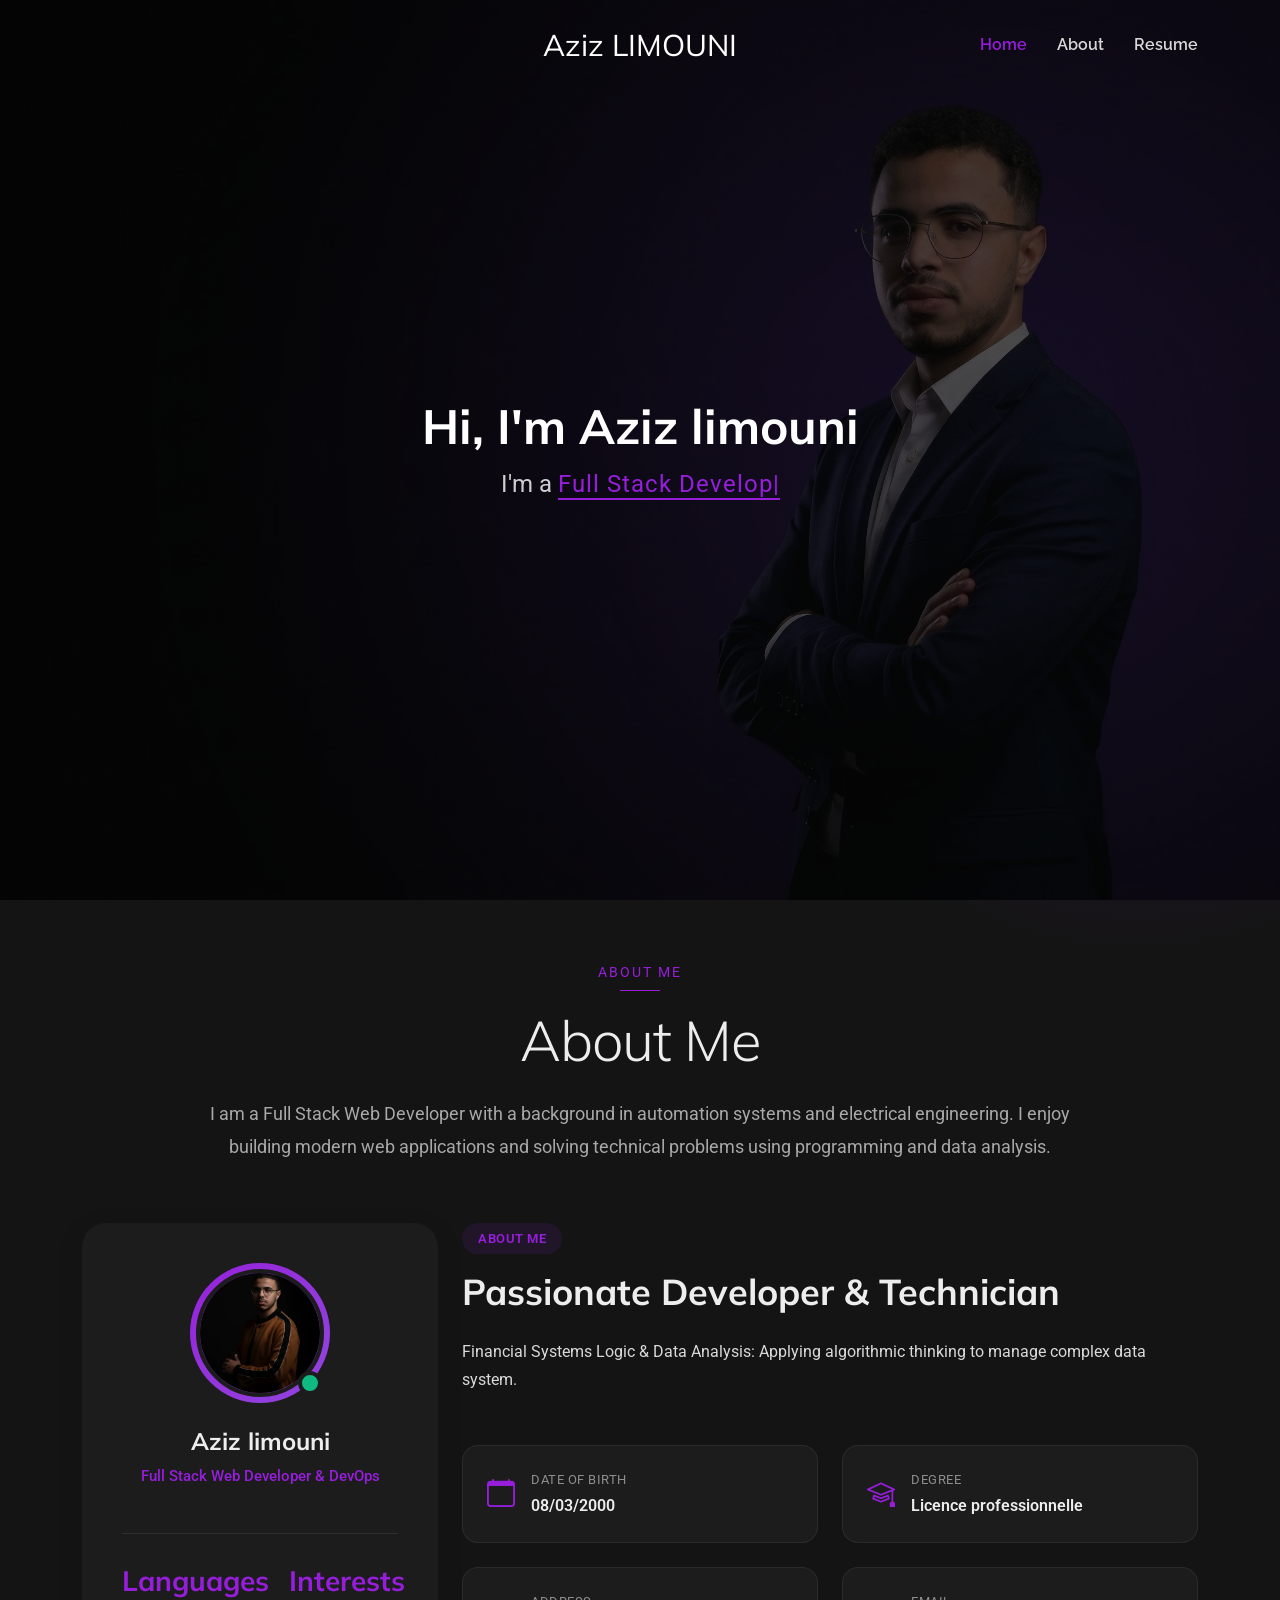
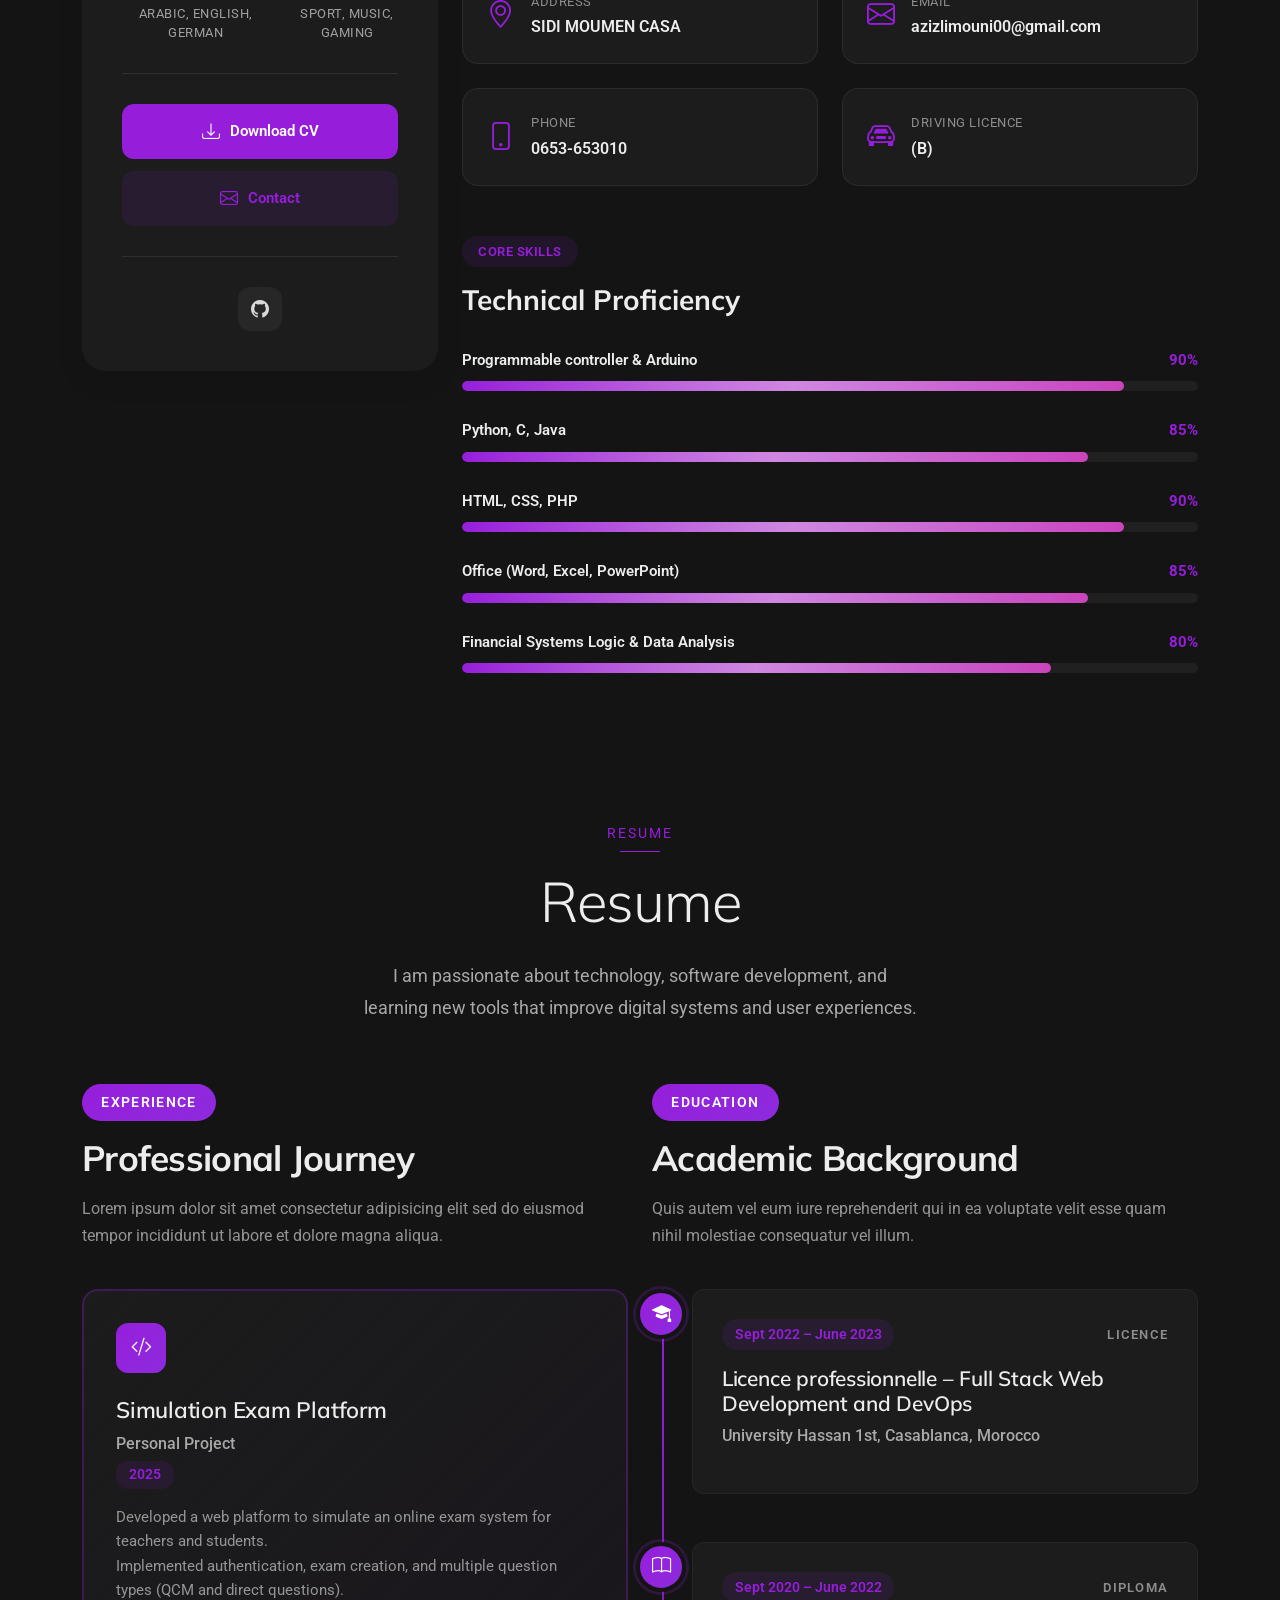
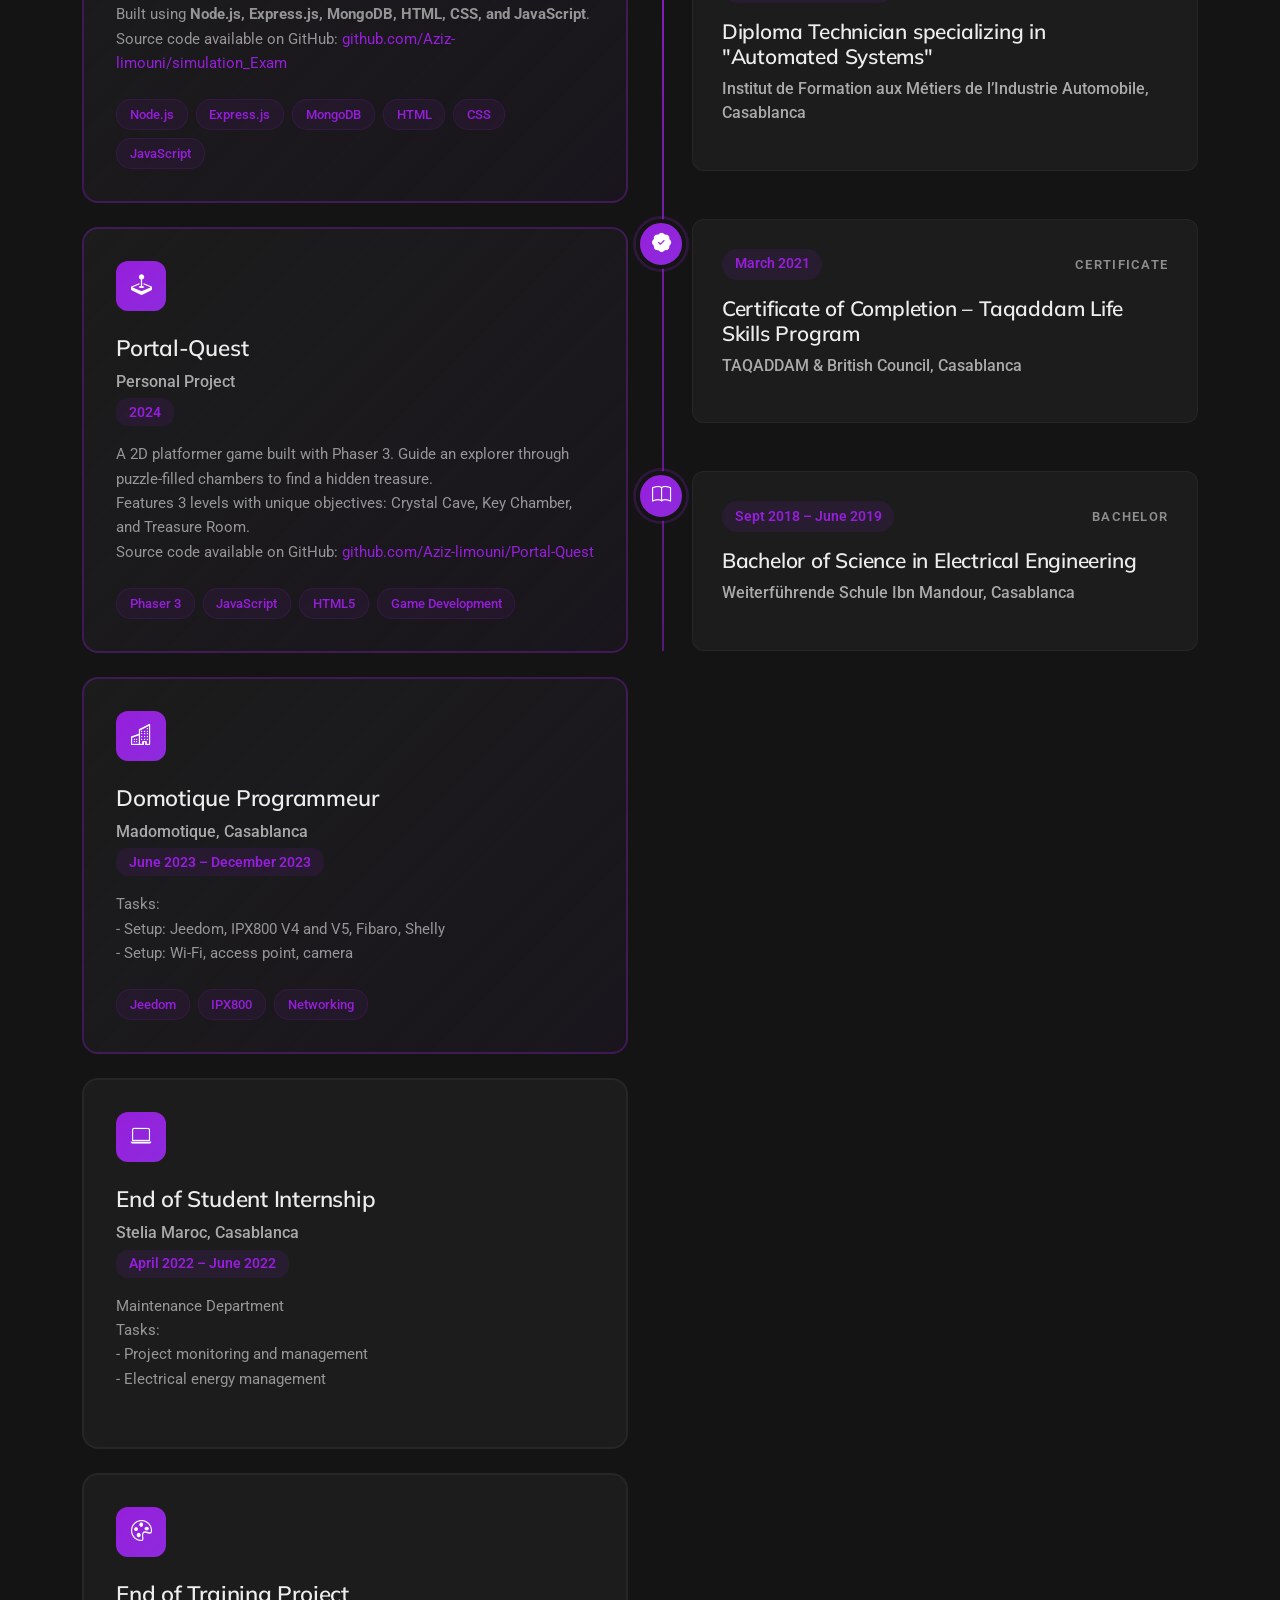
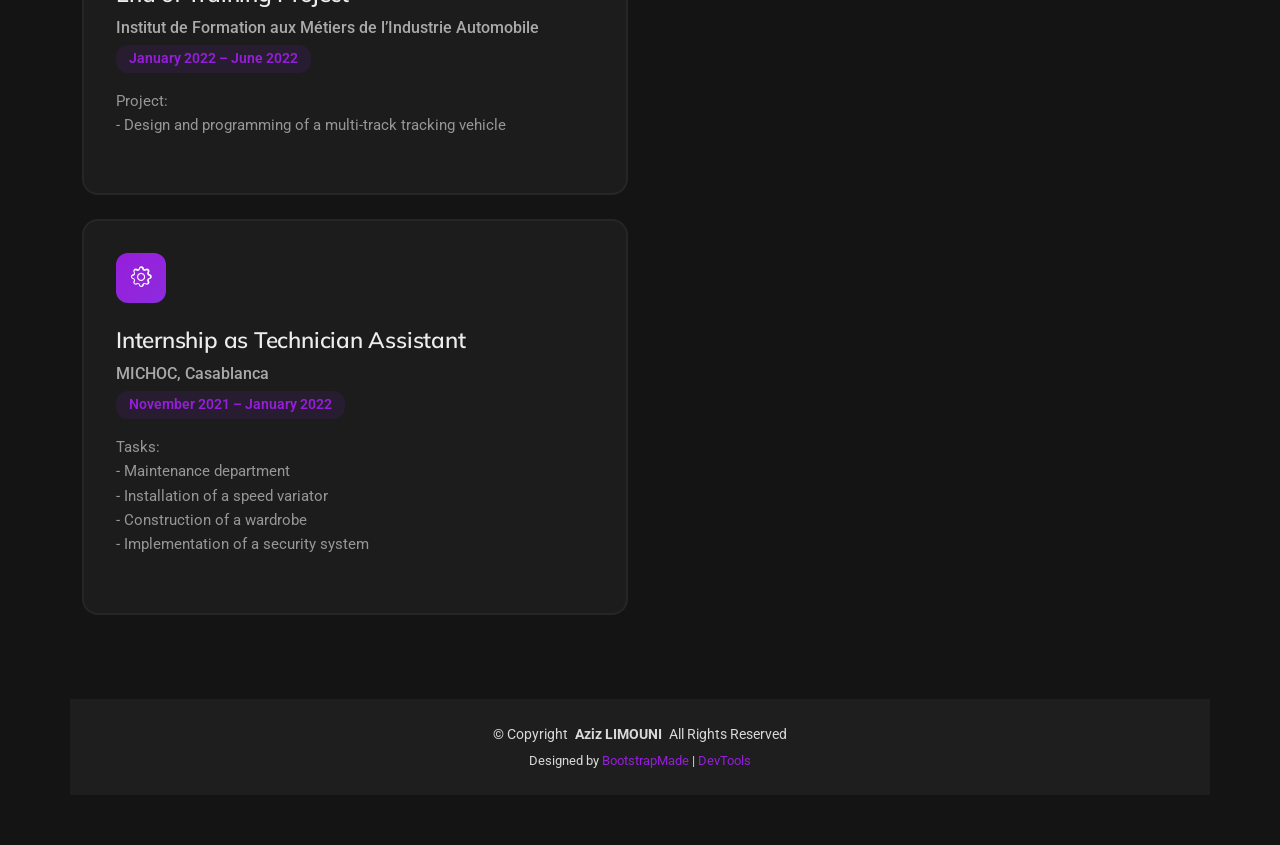
<file: index.html>
<!DOCTYPE html>
<html lang="en">

<head>
  <meta charset="utf-8">
  <meta content="width=device-width, initial-scale=1.0" name="viewport">
  <title>Aziz LIMOUNI - Portfolio</title>
  <meta name="description" content="">
  <meta name="keywords" content="">

  <!-- Favicons -->
  <link href="assets/img/favicon.png" rel="icon">
  <link href="assets/img/apple-touch-icon.png" rel="apple-touch-icon">

  <!-- Fonts -->
  <link href="https://fonts.googleapis.com" rel="preconnect">
  <link href="https://fonts.gstatic.com" rel="preconnect" crossorigin>
  <link href="https://fonts.googleapis.com/css2?family=Roboto:ital,wght@0,100;0,300;0,400;0,500;0,700;0,900;1,100;1,300;1,400;1,500;1,700;1,900&family=Raleway:ital,wght@0,100;0,200;0,300;0,400;0,500;0,600;0,700;0,800;0,900;1,100;1,200;1,300;1,400;1,500;1,600;1,700;1,800;1,900&family=Mulish:ital,wght@0,200;0,300;0,400;0,500;0,600;0,700;0,800;0,900;1,200;1,300;1,400;1,500;1,600;1,700;1,800;1,900&display=swap" rel="stylesheet">

  <!-- Vendor CSS Files -->
  <link href="assets/vendor/bootstrap/css/bootstrap.min.css" rel="stylesheet">
  <link href="assets/vendor/bootstrap-icons/bootstrap-icons.css" rel="stylesheet">
  <link href="assets/vendor/aos/aos.css" rel="stylesheet">
  <link href="assets/vendor/glightbox/css/glightbox.min.css" rel="stylesheet">
  <link href="assets/vendor/swiper/swiper-bundle.min.css" rel="stylesheet">

  <!-- Main CSS File -->
  <link href="assets/css/main.css" rel="stylesheet">

  <!-- =======================================================
  * Template Name: Craftivo
  * Template URL: https://bootstrapmade.com/craftivo-bootstrap-portfolio-template/
  * Updated: Oct 04 2025 with Bootstrap v5.3.8
  * Author: BootstrapMade.com
  * License: https://bootstrapmade.com/license/
  ======================================================== -->
</head>

<body class="index-page">

  <header id="header" class="header d-flex align-items-center fixed-top">
    <div class="container-fluid container-xl position-relative d-flex align-items-center">

      <a href="index.html" class="logo d-flex align-items-center position-absolute start-50 translate-middle-x">
        <!-- Uncomment the line below if you also wish to use an image logo -->
        <!-- <img src="assets/img/logo.webp" alt=""> -->
        <h1 class="sitename">   Aziz LIMOUNI</h1>
      </a>

      <nav id="navmenu" class="navmenu ms-auto">
        <ul>
          <li><a href="#hero" class="active">Home</a></li>
          <li><a href="#about">About</a></li>
          <li><a href="#resume">Resume</a></li>
          
          
          
        </ul>
        <i class="mobile-nav-toggle d-xl-none bi bi-list"></i>
      </nav>

    

    </div>
  </header>

  <main class="main">

    <!-- Hero Section -->
    <section id="hero" class="hero section dark-background">

      <img src="assets/img/profile/profile-bg-5.webp" alt="" data-aos="fade-in">

      <div class="container" data-aos="fade-up" data-aos-delay="100">
        <div class="row justify-content-center">
          <div class="col-lg-8 text-center">
            <h2>Hi, I'm Aziz limouni</h2>
            <p>I'm a <span class="typed" data-typed-items="Full Stack Developer, DevOps, Domotique Programmeur, Automated Systems Technician"></span><span class="typed-cursor" aria-hidden="true"></span></p>
            
          </div>
        </div>
      </div>

    </section><!-- /Hero Section -->

    <!-- About Section -->
    <section id="about" class="about section">

      <!-- Section Title -->
      <div class="container section-title" data-aos="fade-up">
        <span class="subtitle">About Me</span>
        <h2>About Me</h2>
        <p>I am a Full Stack Web Developer with a background in automation systems and electrical engineering. I enjoy building modern web applications and solving technical problems using programming and data analysis.</p>
      </div><!-- End Section Title -->

      <div class="container" data-aos="fade-up" data-aos-delay="100">

        <div class="row gy-5">
          <div class="col-lg-4" data-aos="zoom-in" data-aos-delay="150">
            <div class="profile-card">
              <div class="profile-header">
                <div class="profile-avatar">
                  <img src="assets/img/profile/profile-square-3.webp" class="img-fluid" alt="">
                  <div class="status-indicator"></div>
                </div>
                <h3>Aziz limouni</h3>
                <span class="role">Full Stack Web Developer & DevOps</span>
              </div>

              <div class="profile-stats">
                <div class="stat-item">
                  <h4>Languages</h4>
                  <p>Arabic, English, German</p>
                </div>
                <div class="stat-item">
                  <h4>Interests</h4>
                  <p>Sport, Music, Gaming</p>
                </div>
                
              </div>

              <div class="profile-actions">
                <a href="assets/cv.pdf" download="Aziz_Limouni_CV.pdf" class="btn-primary"><i class="bi bi-download"></i> Download CV</a>
                <a href="mailto:azizlimouni00@gmail.com" class="btn-secondary"><i class="bi bi-envelope"></i> Contact</a>
              </div>

              <div class="social-connect">
                
                <a href="https://github.com/Aziz-limouni" target="_blank"><i class="bi bi-github"></i></a>
                
              </div>
            </div>
          </div>

          <div class="col-lg-8" data-aos="fade-left" data-aos-delay="200">
            <div class="content-wrapper">
              <div class="bio-section">
                <div class="section-tag">About Me</div>
                <h2>Passionate Developer & Technician</h2>
                <p>Financial Systems Logic & Data Analysis: Applying algorithmic thinking to manage complex data system.</p>
              </div>

              <div class="details-grid">
                <div class="detail-item" data-aos="fade-up" data-aos-delay="250">
                  <i class="bi bi-calendar"></i>
                  <div class="detail-content">
                    <span>Date of birth</span>
                    <strong>08/03/2000</strong>
                  </div>
                </div>

                <div class="detail-item" data-aos="fade-up" data-aos-delay="300">
                  <i class="bi bi-mortarboard"></i>
                  <div class="detail-content">
                    <span>Degree</span>
                    <strong>Licence professionnelle</strong>
                  </div>
                </div>

                <div class="detail-item" data-aos="fade-up" data-aos-delay="350">
                  <i class="bi bi-geo-alt"></i>
                  <div class="detail-content">
                    <span>Address</span>
                    <strong>SIDI MOUMEN CASA</strong>
                  </div>
                </div>

                <div class="detail-item" data-aos="fade-up" data-aos-delay="100">
                  <i class="bi bi-envelope"></i>
                  <div class="detail-content">
                    <span>Email</span>
                    <strong>azizlimouni00@gmail.com</strong>
                  </div>
                </div>

                <div class="detail-item" data-aos="fade-up" data-aos-delay="150">
                  <i class="bi bi-phone"></i>
                  <div class="detail-content">
                    <span>Phone</span>
                    <strong>0653-653010</strong>
                  </div>
                </div>

                <div class="detail-item" data-aos="fade-up" data-aos-delay="200">
                  <i class="bi bi-car-front"></i>
                  <div class="detail-content">
                    <span>Driving licence</span>
                    <strong>(B)</strong>
                  </div>
                </div>
              </div>

              <div class="skills-showcase" data-aos="fade-up" data-aos-delay="250">
                <div class="section-tag">Core Skills</div>
                <h3>Technical Proficiency</h3>

                <div class="skills-list skills-animation">
                  <div class="skill-item">
                    <div class="skill-info">
                      <span class="skill-name">Programmable controller & Arduino</span>
                      <span class="skill-percent">90%</span>
                    </div>
                    <div class="progress">
                      <div class="progress-bar" role="progressbar" aria-valuenow="90" aria-valuemin="0" aria-valuemax="100"></div>
                    </div>
                  </div>

                  <div class="skill-item">
                    <div class="skill-info">
                      <span class="skill-name">Python, C, Java</span>
                      <span class="skill-percent">85%</span>
                    </div>
                    <div class="progress">
                      <div class="progress-bar" role="progressbar" aria-valuenow="85" aria-valuemin="0" aria-valuemax="100"></div>
                    </div>
                  </div>

                  <div class="skill-item">
                    <div class="skill-info">
                      <span class="skill-name">HTML, CSS, PHP</span>
                      <span class="skill-percent">90%</span>
                    </div>
                    <div class="progress">
                      <div class="progress-bar" role="progressbar" aria-valuenow="90" aria-valuemin="0" aria-valuemax="100"></div>
                    </div>
                  </div>

                  <div class="skill-item">
                    <div class="skill-info">
                      <span class="skill-name">Office (Word, Excel, PowerPoint)</span>
                      <span class="skill-percent">85%</span>
                    </div>
                    <div class="progress">
                      <div class="progress-bar" role="progressbar" aria-valuenow="85" aria-valuemin="0" aria-valuemax="100"></div>
                    </div>
                  </div>

                  <div class="skill-item">
                    <div class="skill-info">
                      <span class="skill-name">Financial Systems Logic & Data Analysis</span>
                      <span class="skill-percent">80%</span>
                    </div>
                    <div class="progress">
                      <div class="progress-bar" role="progressbar" aria-valuenow="80" aria-valuemin="0" aria-valuemax="100"></div>
                    </div>
                  </div>
                </div>
              </div>
            </div>
          </div>
        </div>

      </div>

    </section><!-- /About Section -->

    <!-- Resume Section -->
    <section id="resume" class="resume section">

      <!-- Section Title -->
      <div class="container section-title" data-aos="fade-up">
        <span class="subtitle">Resume</span>
        <h2>Resume</h2>
        <p>I am passionate about technology, software development, and learning new tools that improve digital systems and user experiences.</p>
      </div><!-- End Section Title -->

      <div class="container" data-aos="fade-up" data-aos-delay="100">

        <div class="row gy-5">
          <div class="col-lg-6">
            <div class="experience-section">
              <div class="section-header" data-aos="fade-right" data-aos-delay="200">
                <div class="header-content">
                  <span class="section-badge">Experience</span>
                  <h2>Professional Journey</h2>
                  <p>Lorem ipsum dolor sit amet consectetur adipisicing elit sed do eiusmod tempor incididunt ut labore et dolore magna aliqua.</p>
                </div>
              </div>

              <div class="experience-cards">
                <!-- New Experience Card for 2025 -->
                <div class="exp-card featured" data-aos="zoom-in" data-aos-delay="250">
                  <div class="card-header">
                    <div class="company-logo">
                      <i class="bi bi-code-slash"></i>
                    </div>
                  </div>
                  <div class="card-body">
                    <h3>Simulation Exam Platform</h3>
                    <p class="company-name">Personal Project</p>
                    <span class="duration">2025</span>
                    <p class="description">
                      Developed a web platform to simulate an online exam system for teachers and students.<br>
                      Implemented authentication, exam creation, and multiple question types (QCM and direct questions).<br>
                      Built using <strong>Node.js, Express.js, MongoDB, HTML, CSS, and JavaScript</strong>.<br>
                      Source code available on GitHub: <a href="https://github.com/Aziz-limouni/simulation_Exam" target="_blank">github.com/Aziz-limouni/simulation_Exam</a>
                    </p>
                    <div class="skills-tags">
                      <span class="skill-tag">Node.js</span>
                      <span class="skill-tag">Express.js</span>
                      <span class="skill-tag">MongoDB</span>
                      <span class="skill-tag">HTML</span>
                      <span class="skill-tag">CSS</span>
                      <span class="skill-tag">JavaScript</span>
                    </div>
                  </div>
                </div>

                <div class="exp-card featured" data-aos="zoom-in" data-aos-delay="300">
                  <div class="card-header">
                    <div class="company-logo">
                      <i class="bi bi-joystick"></i>
                    </div>
                  </div>
                  <div class="card-body">
                    <h3>Portal-Quest</h3>
                    <p class="company-name">Personal Project</p>
                    <span class="duration">2024</span>
                    <p class="description">
                      A 2D platformer game built with Phaser 3. Guide an explorer through puzzle-filled chambers to find a hidden treasure.<br>
                      Features 3 levels with unique objectives: Crystal Cave, Key Chamber, and Treasure Room.<br>
                      Source code available on GitHub: <a href="https://github.com/Aziz-limouni/Portal-Quest" target="_blank">github.com/Aziz-limouni/Portal-Quest</a>
                    </p>
                    <div class="skills-tags">
                      <span class="skill-tag">Phaser 3</span>
                      <span class="skill-tag">JavaScript</span>
                      <span class="skill-tag">HTML5</span>
                      <span class="skill-tag">Game Development</span>
                    </div>
                  </div>
                </div>

                <div class="exp-card featured" data-aos="zoom-in" data-aos-delay="350">
                  <div class="card-header">
                    <div class="company-logo">
                      <i class="bi bi-buildings"></i>
                    </div>
                  </div>
                  <div class="card-body">
                    <h3>Domotique Programmeur</h3>
                    <p class="company-name">Madomotique, Casablanca</p>
                    <span class="duration">June 2023 – December 2023</span>
                    <p class="description">
                      Tasks:<br>
                      - Setup: Jeedom, IPX800 V4 and V5, Fibaro, Shelly<br>
                      - Setup: Wi-Fi, access point, camera
                    </p>
                    <div class="skills-tags">
                      <span class="skill-tag">Jeedom</span>
                      <span class="skill-tag">IPX800</span>
                      <span class="skill-tag">Networking</span>
                    </div>
                  </div>
                </div>

                <div class="exp-card" data-aos="zoom-in" data-aos-delay="400">
                  <div class="card-header">
                    <div class="company-logo">
                      <i class="bi bi-laptop"></i>
                    </div>
                  </div>
                  <div class="card-body">
                    <h3>End of Student Internship</h3>
                    <p class="company-name">Stelia Maroc, Casablanca</p>
                    <span class="duration">April 2022 – June 2022</span>
                    <p class="description">
                      Maintenance Department<br>
                      Tasks:<br>
                      - Project monitoring and management<br>
                      - Electrical energy management
                    </p>
                  </div>
                </div>

                <div class="exp-card" data-aos="zoom-in" data-aos-delay="450">
                  <div class="card-header">
                    <div class="company-logo">
                      <i class="bi bi-palette"></i>
                    </div>
                  </div>
                  <div class="card-body">
                    <h3>End of Training Project</h3>
                    <p class="company-name">Institut de Formation aux Métiers de l’Industrie Automobile</p>
                    <span class="duration">January 2022 – June 2022</span>
                    <p class="description">
                      Project:<br>
                      - Design and programming of a multi-track tracking vehicle
                    </p>
                  </div>
                </div>

                <div class="exp-card" data-aos="zoom-in" data-aos-delay="500">
                  <div class="card-header">
                    <div class="company-logo">
                      <i class="bi bi-gear"></i>
                    </div>
                  </div>
                  <div class="card-body">
                    <h3>Internship as Technician Assistant</h3>
                    <p class="company-name">MICHOC, Casablanca</p>
                    <span class="duration">November 2021 – January 2022</span>
                    <p class="description">
                      Tasks:<br>
                      - Maintenance department<br>
                      - Installation of a speed variator<br>
                      - Construction of a wardrobe<br>
                      - Implementation of a security system
                    </p>
                  </div>
                </div>
              </div>
            </div>
          </div>

          <div class="col-lg-6">
            <div class="education-section">
              <div class="section-header" data-aos="fade-left" data-aos-delay="200">
                <div class="header-content">
                  <span class="section-badge">Education</span>
                  <h2>Academic Background</h2>
                  <p>Quis autem vel eum iure reprehenderit qui in ea voluptate velit esse quam nihil molestiae consequatur vel illum.</p>
                </div>
              </div>

              <div class="education-timeline" data-aos="fade-left" data-aos-delay="300">
                <div class="timeline-track">
                  <div class="timeline-item">
                    <div class="timeline-marker">
                      <i class="bi bi-mortarboard-fill"></i>
                    </div>
                    <div class="timeline-content">
                      <div class="education-meta">
                        <span class="year-range">Sept 2022 – June 2023</span>
                        <span class="degree-level">Licence</span>
                      </div>
                      <h4>Licence professionnelle – Full Stack Web Development and DevOps</h4>
                      <p class="institution">University Hassan 1st, Casablanca, Morocco</p>
                    </div>
                  </div>

                  <div class="timeline-item">
                    <div class="timeline-marker">
                      <i class="bi bi-book"></i>
                    </div>
                    <div class="timeline-content">
                      <div class="education-meta">
                        <span class="year-range">Sept 2020 – June 2022</span>
                        <span class="degree-level">Diploma</span>
                      </div>
                      <h4>Diploma Technician specializing in "Automated Systems"</h4>
                      <p class="institution">Institut de Formation aux Métiers de l’Industrie Automobile, Casablanca</p>
                    </div>
                  </div>

                  <div class="timeline-item">
                    <div class="timeline-marker">
                      <i class="bi bi-patch-check-fill"></i>
                    </div>
                    <div class="timeline-content">
                      <div class="education-meta">
                        <span class="year-range">March 2021</span>
                        <span class="degree-level">Certificate</span>
                      </div>
                      <h4>Certificate of Completion – Taqaddam Life Skills Program</h4>
                      <p class="institution">TAQADDAM & British Council, Casablanca</p>
                    </div>
                  </div>

                  <div class="timeline-item">
                    <div class="timeline-marker">
                      <i class="bi bi-book"></i>
                    </div>
                    <div class="timeline-content">
                      <div class="education-meta">
                        <span class="year-range">Sept 2018 – June 2019</span>
                        <span class="degree-level">Bachelor</span>
                      </div>
                      <h4>Bachelor of Science in Electrical Engineering</h4>
                      <p class="institution">Weiterführende Schule Ibn Mandour, Casablanca</p>
                    </div>
                  </div>
                </div>
              </div>
            </div>
          </div>
        </div>

      </div>

    </section><!-- /Resume Section -->

    

    

    <!-- Contact Section -->
   <!-- /Contact Section -->

  </main>

  <footer id="footer" class="footer">

    
    <div class="container copyright text-center mt-4">
      <p>© <span>Copyright</span> <strong class="px-1 sitename">Aziz LIMOUNI</strong> <span>All Rights Reserved</span></p>
      <div class="credits">
        <!-- All the links in the footer should remain intact. -->
        <!-- You can delete the links only if you've purchased the pro version. -->
        <!-- Licensing information: https://bootstrapmade.com/license/ -->
        <!-- Purchase the pro version with working PHP/AJAX contact form: [buy-url] -->
        Designed by <a href="https://bootstrapmade.com/">BootstrapMade</a> | <a href="https://bootstrapmade.com/tools/">DevTools</a>
      </div>
    </div>

  </footer>

  <!-- Scroll Top -->
  <a href="#" id="scroll-top" class="scroll-top d-flex align-items-center justify-content-center"><i class="bi bi-arrow-up-short"></i></a>

  <!-- Preloader -->
  <div id="preloader"></div>

  <!-- Vendor JS Files -->
  <script src="assets/vendor/bootstrap/js/bootstrap.bundle.min.js"></script>
  <script src="assets/vendor/php-email-form/validate.js"></script>
  <script src="assets/vendor/aos/aos.js"></script>
  <script src="assets/vendor/typed.js/typed.umd.js"></script>
  <script src="assets/vendor/waypoints/noframework.waypoints.js"></script>
  <script src="assets/vendor/glightbox/js/glightbox.min.js"></script>
  <script src="assets/vendor/imagesloaded/imagesloaded.pkgd.min.js"></script>
  <script src="assets/vendor/isotope-layout/isotope.pkgd.min.js"></script>
  <script src="assets/vendor/swiper/swiper-bundle.min.js"></script>

  <!-- Main JS File -->
  <script src="assets/js/main.js"></script>

</body>

</html>
</file>
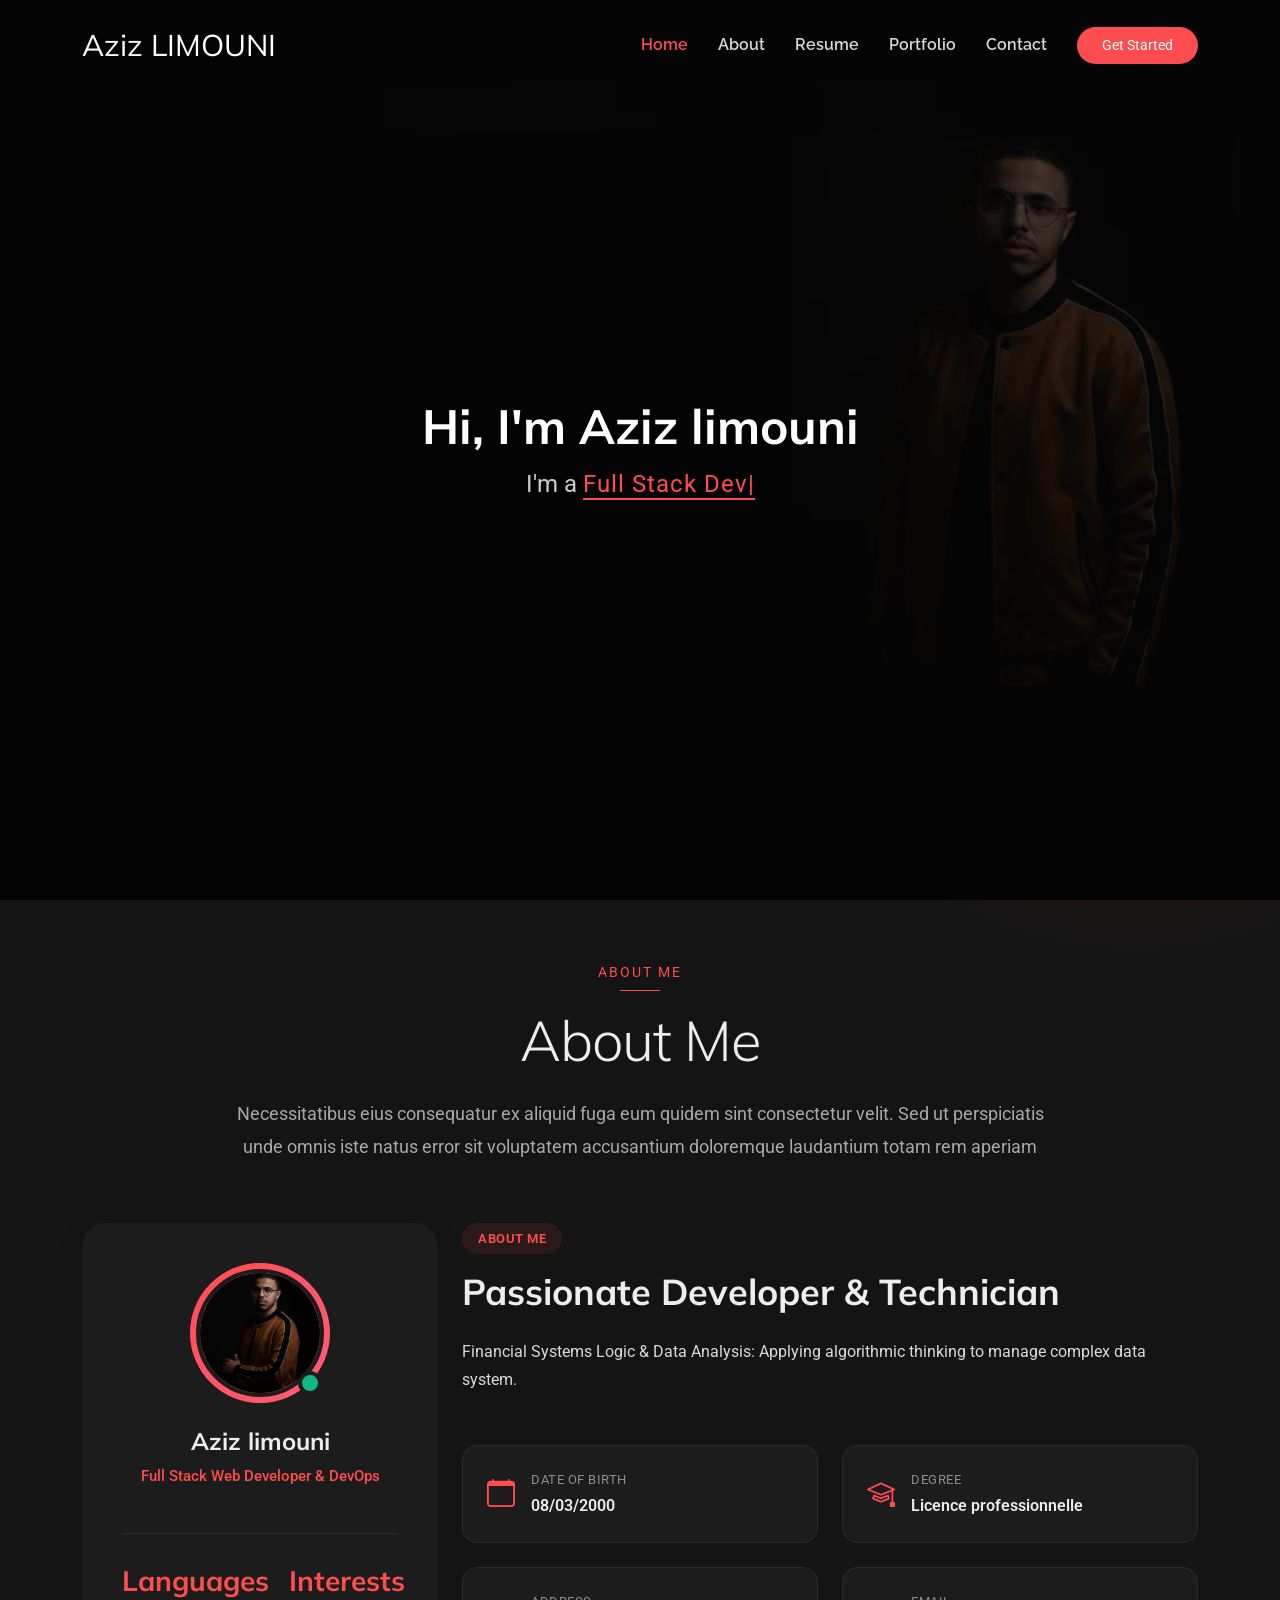
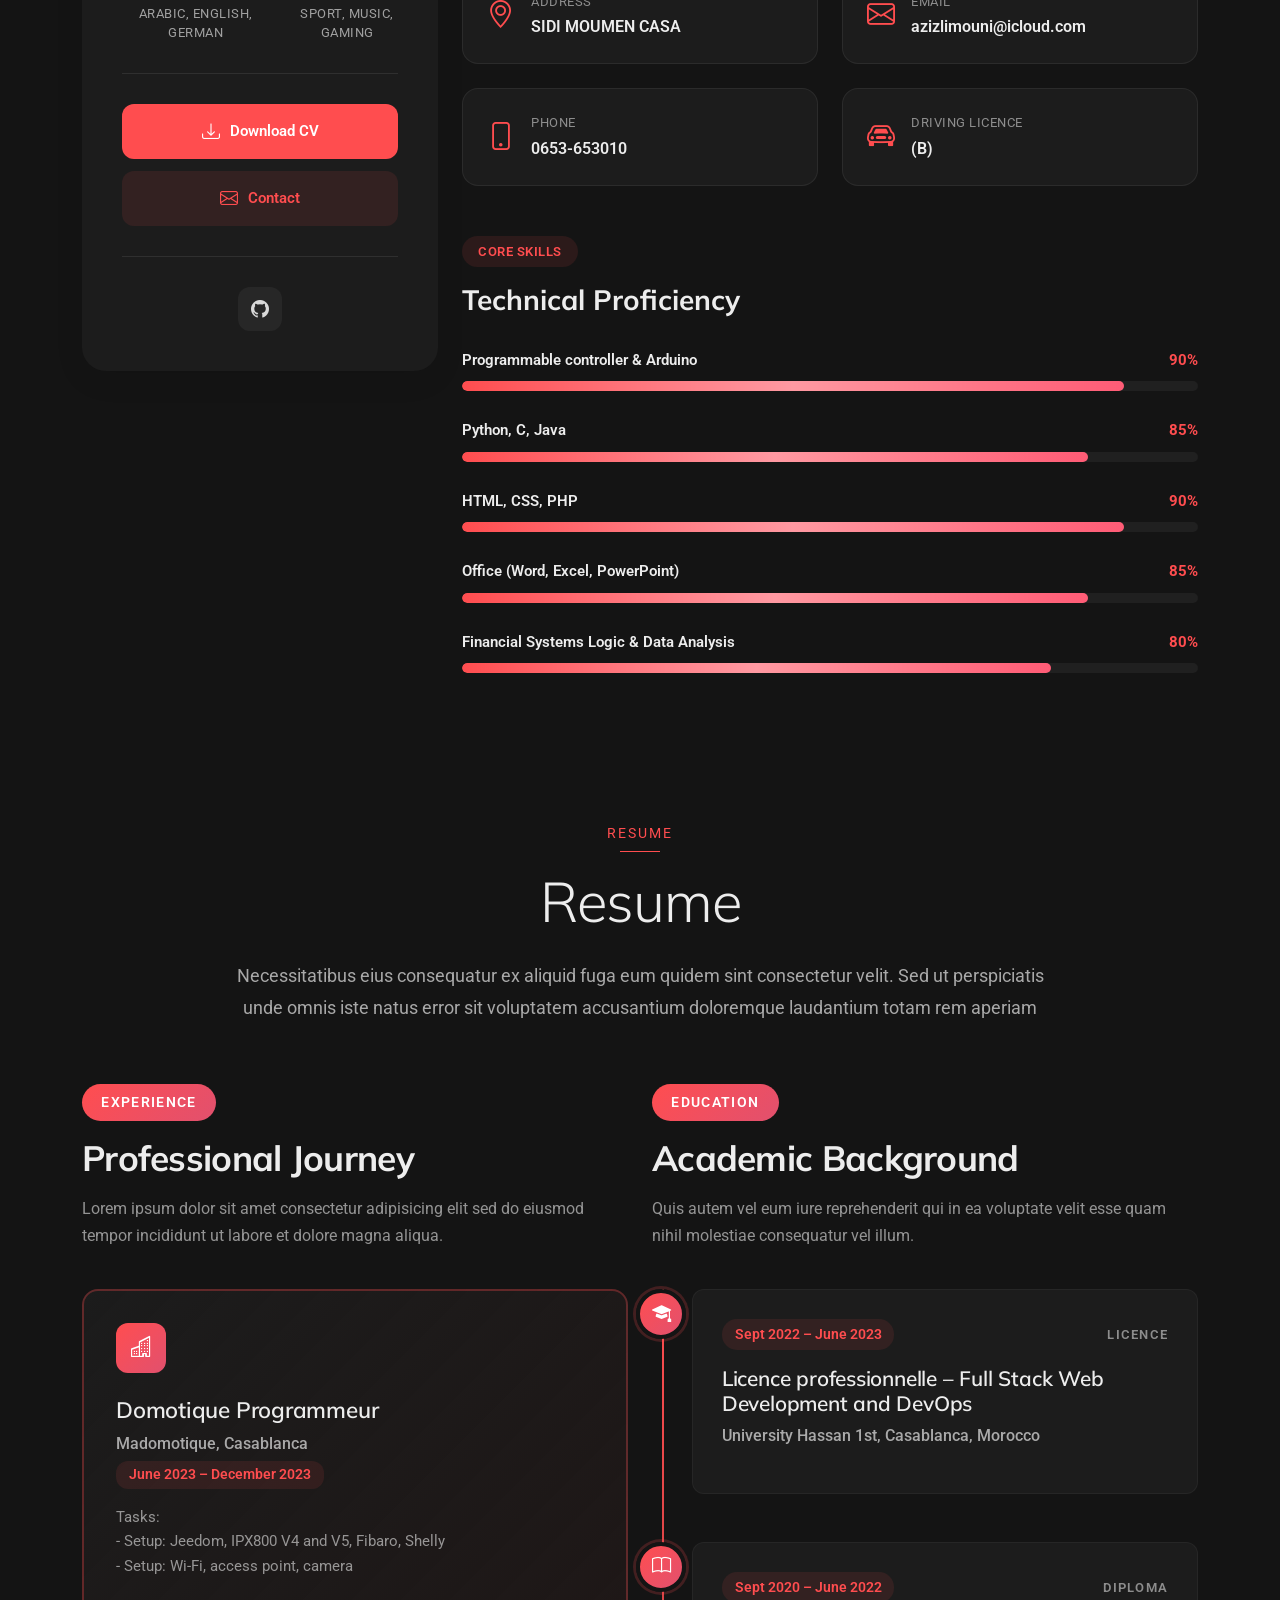
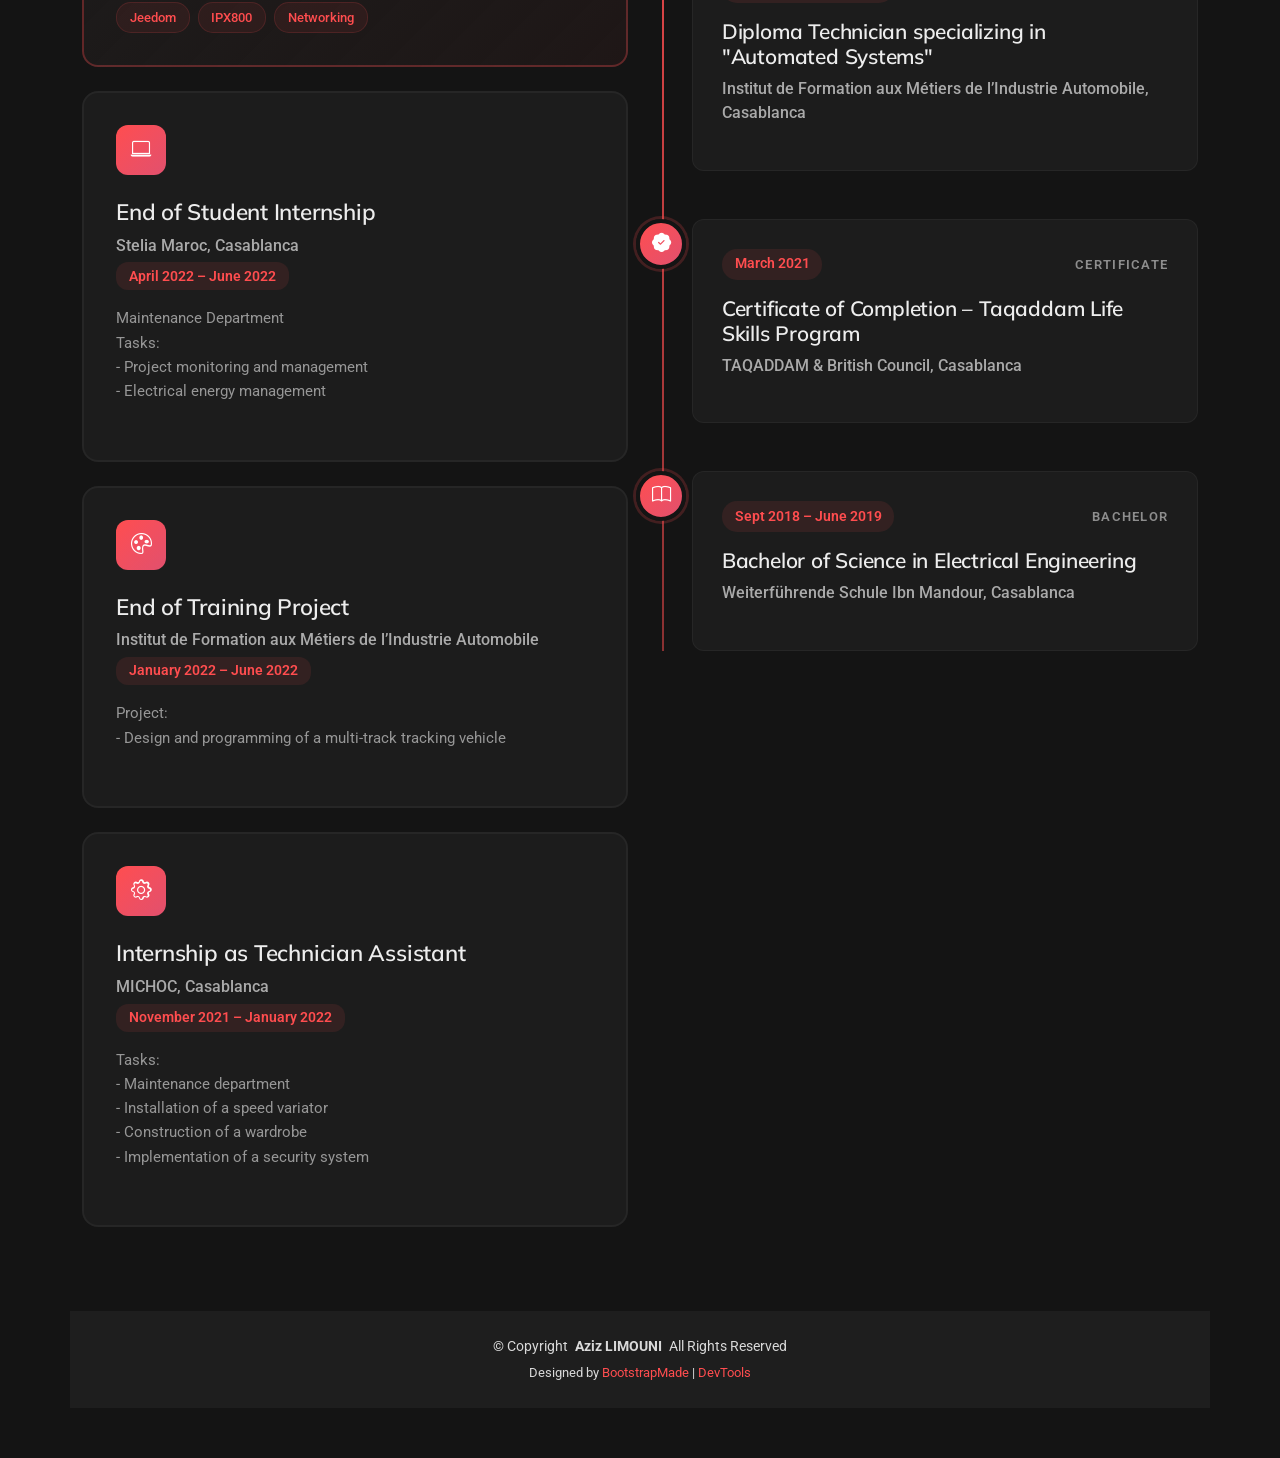
<file: tokooto-main/index.html>
<!DOCTYPE html>
<html lang="en">

<head>
  <meta charset="utf-8">
  <meta content="width=device-width, initial-scale=1.0" name="viewport">
  <title>Aziz LIMOUNI - Portfolio</title>
  <meta name="description" content="">
  <meta name="keywords" content="">

  <!-- Favicons -->
  <link href="assets/img/favicon.png" rel="icon">
  <link href="assets/img/apple-touch-icon.png" rel="apple-touch-icon">

  <!-- Fonts -->
  <link href="https://fonts.googleapis.com" rel="preconnect">
  <link href="https://fonts.gstatic.com" rel="preconnect" crossorigin>
  <link href="https://fonts.googleapis.com/css2?family=Roboto:ital,wght@0,100;0,300;0,400;0,500;0,700;0,900;1,100;1,300;1,400;1,500;1,700;1,900&family=Raleway:ital,wght@0,100;0,200;0,300;0,400;0,500;0,600;0,700;0,800;0,900;1,100;1,200;1,300;1,400;1,500;1,600;1,700;1,800;1,900&family=Mulish:ital,wght@0,200;0,300;0,400;0,500;0,600;0,700;0,800;0,900;1,200;1,300;1,400;1,500;1,600;1,700;1,800;1,900&display=swap" rel="stylesheet">

  <!-- Vendor CSS Files -->
  <link href="assets/vendor/bootstrap/css/bootstrap.min.css" rel="stylesheet">
  <link href="assets/vendor/bootstrap-icons/bootstrap-icons.css" rel="stylesheet">
  <link href="assets/vendor/aos/aos.css" rel="stylesheet">
  <link href="assets/vendor/glightbox/css/glightbox.min.css" rel="stylesheet">
  <link href="assets/vendor/swiper/swiper-bundle.min.css" rel="stylesheet">

  <!-- Main CSS File -->
  <link href="assets/css/main.css" rel="stylesheet">

  <!-- =======================================================
  * Template Name: Craftivo
  * Template URL: https://bootstrapmade.com/craftivo-bootstrap-portfolio-template/
  * Updated: Oct 04 2025 with Bootstrap v5.3.8
  * Author: BootstrapMade.com
  * License: https://bootstrapmade.com/license/
  ======================================================== -->
</head>

<body class="index-page">

  <header id="header" class="header d-flex align-items-center fixed-top">
    <div class="container-fluid container-xl position-relative d-flex align-items-center">

      <a href="index.html" class="logo d-flex align-items-center me-auto">
        <!-- Uncomment the line below if you also wish to use an image logo -->
        <!-- <img src="assets/img/logo.webp" alt=""> -->
        <h1 class="sitename">Aziz LIMOUNI</h1>
      </a>

      <nav id="navmenu" class="navmenu">
        <ul>
          <li><a href="#hero" class="active">Home</a></li>
          <li><a href="#about">About</a></li>
          <li><a href="#resume">Resume</a></li>
          <li><a href="#portfolio">Portfolio</a></li>
          
          <li><a href="#contact">Contact</a></li>
        </ul>
        <i class="mobile-nav-toggle d-xl-none bi bi-list"></i>
      </nav>

      <a class="btn-getstarted" href="#about">Get Started</a>

    </div>
  </header>

  <main class="main">

    <!-- Hero Section -->
    <section id="hero" class="hero section dark-background">

      <img src="assets/img/profile/profile-bg-5.webp" alt="" data-aos="fade-in">

      <div class="container" data-aos="fade-up" data-aos-delay="100">
        <div class="row justify-content-center">
          <div class="col-lg-8 text-center">
            <h2>Hi, I'm Aziz limouni</h2>
            <p>I'm a <span class="typed" data-typed-items="Full Stack Developer, DevOps, Domotique Programmeur, Automated Systems Technician"></span><span class="typed-cursor" aria-hidden="true"></span></p>
            
          </div>
        </div>
      </div>

    </section><!-- /Hero Section -->

    <!-- About Section -->
    <section id="about" class="about section">

      <!-- Section Title -->
      <div class="container section-title" data-aos="fade-up">
        <span class="subtitle">About Me</span>
        <h2>About Me</h2>
        <p>Necessitatibus eius consequatur ex aliquid fuga eum quidem sint consectetur velit. Sed ut perspiciatis unde omnis iste natus error sit voluptatem accusantium doloremque laudantium totam rem aperiam</p>
      </div><!-- End Section Title -->

      <div class="container" data-aos="fade-up" data-aos-delay="100">

        <div class="row gy-5">
          <div class="col-lg-4" data-aos="zoom-in" data-aos-delay="150">
            <div class="profile-card">
              <div class="profile-header">
                <div class="profile-avatar">
                  <img src="assets/img/profile/profile-square-3.webp" class="img-fluid" alt="">
                  <div class="status-indicator"></div>
                </div>
                <h3>Aziz limouni</h3>
                <span class="role">Full Stack Web Developer & DevOps</span>
              </div>

              <div class="profile-stats">
                <div class="stat-item">
                  <h4>Languages</h4>
                  <p>Arabic, English, German</p>
                </div>
                <div class="stat-item">
                  <h4>Interests</h4>
                  <p>Sport, Music, Gaming</p>
                </div>
                
              </div>

              <div class="profile-actions">
                <a href="#" class="btn-primary"><i class="bi bi-download"></i> Download CV</a>
                <a href="#" class="btn-secondary"><i class="bi bi-envelope"></i> Contact</a>
              </div>

              <div class="social-connect">
                
                <a href="#"><i class="bi bi-github"></i></a>
                
                
              </div>
            </div>
          </div>

          <div class="col-lg-8" data-aos="fade-left" data-aos-delay="200">
            <div class="content-wrapper">
              <div class="bio-section">
                <div class="section-tag">About Me</div>
                <h2>Passionate Developer & Technician</h2>
                <p>Financial Systems Logic & Data Analysis: Applying algorithmic thinking to manage complex data system.</p>
              </div>

              <div class="details-grid">
                <div class="detail-item" data-aos="fade-up" data-aos-delay="250">
                  <i class="bi bi-calendar"></i>
                  <div class="detail-content">
                    <span>Date of birth</span>
                    <strong>08/03/2000</strong>
                  </div>
                </div>

                <div class="detail-item" data-aos="fade-up" data-aos-delay="300">
                  <i class="bi bi-mortarboard"></i>
                  <div class="detail-content">
                    <span>Degree</span>
                    <strong>Licence professionnelle</strong>
                  </div>
                </div>

                <div class="detail-item" data-aos="fade-up" data-aos-delay="350">
                  <i class="bi bi-geo-alt"></i>
                  <div class="detail-content">
                    <span>Address</span>
                    <strong>SIDI MOUMEN CASA</strong>
                  </div>
                </div>

                <div class="detail-item" data-aos="fade-up" data-aos-delay="100">
                  <i class="bi bi-envelope"></i>
                  <div class="detail-content">
                    <span>Email</span>
                    <strong>azizlimouni@icloud.com</strong>
                  </div>
                </div>

                <div class="detail-item" data-aos="fade-up" data-aos-delay="150">
                  <i class="bi bi-phone"></i>
                  <div class="detail-content">
                    <span>Phone</span>
                    <strong>0653-653010</strong>
                  </div>
                </div>

                <div class="detail-item" data-aos="fade-up" data-aos-delay="200">
                  <i class="bi bi-car-front"></i>
                  <div class="detail-content">
                    <span>Driving licence</span>
                    <strong>(B)</strong>
                  </div>
                </div>
              </div>

              <div class="skills-showcase" data-aos="fade-up" data-aos-delay="250">
                <div class="section-tag">Core Skills</div>
                <h3>Technical Proficiency</h3>

                <div class="skills-list skills-animation">
                  <div class="skill-item">
                    <div class="skill-info">
                      <span class="skill-name">Programmable controller & Arduino</span>
                      <span class="skill-percent">90%</span>
                    </div>
                    <div class="progress">
                      <div class="progress-bar" role="progressbar" aria-valuenow="90" aria-valuemin="0" aria-valuemax="100"></div>
                    </div>
                  </div>

                  <div class="skill-item">
                    <div class="skill-info">
                      <span class="skill-name">Python, C, Java</span>
                      <span class="skill-percent">85%</span>
                    </div>
                    <div class="progress">
                      <div class="progress-bar" role="progressbar" aria-valuenow="85" aria-valuemin="0" aria-valuemax="100"></div>
                    </div>
                  </div>

                  <div class="skill-item">
                    <div class="skill-info">
                      <span class="skill-name">HTML, CSS, PHP</span>
                      <span class="skill-percent">90%</span>
                    </div>
                    <div class="progress">
                      <div class="progress-bar" role="progressbar" aria-valuenow="90" aria-valuemin="0" aria-valuemax="100"></div>
                    </div>
                  </div>

                  <div class="skill-item">
                    <div class="skill-info">
                      <span class="skill-name">Office (Word, Excel, PowerPoint)</span>
                      <span class="skill-percent">85%</span>
                    </div>
                    <div class="progress">
                      <div class="progress-bar" role="progressbar" aria-valuenow="85" aria-valuemin="0" aria-valuemax="100"></div>
                    </div>
                  </div>

                  <div class="skill-item">
                    <div class="skill-info">
                      <span class="skill-name">Financial Systems Logic & Data Analysis</span>
                      <span class="skill-percent">80%</span>
                    </div>
                    <div class="progress">
                      <div class="progress-bar" role="progressbar" aria-valuenow="80" aria-valuemin="0" aria-valuemax="100"></div>
                    </div>
                  </div>
                </div>
              </div>
            </div>
          </div>
        </div>

      </div>

    </section><!-- /About Section -->

    <!-- Resume Section -->
    <section id="resume" class="resume section">

      <!-- Section Title -->
      <div class="container section-title" data-aos="fade-up">
        <span class="subtitle">Resume</span>
        <h2>Resume</h2>
        <p>Necessitatibus eius consequatur ex aliquid fuga eum quidem sint consectetur velit. Sed ut perspiciatis unde omnis iste natus error sit voluptatem accusantium doloremque laudantium totam rem aperiam</p>
      </div><!-- End Section Title -->

      <div class="container" data-aos="fade-up" data-aos-delay="100">

        <div class="row gy-5">
          <div class="col-lg-6">
            <div class="experience-section">
              <div class="section-header" data-aos="fade-right" data-aos-delay="200">
                <div class="header-content">
                  <span class="section-badge">Experience</span>
                  <h2>Professional Journey</h2>
                  <p>Lorem ipsum dolor sit amet consectetur adipisicing elit sed do eiusmod tempor incididunt ut labore et dolore magna aliqua.</p>
                </div>
              </div>

              <div class="experience-cards">
                <div class="exp-card featured" data-aos="zoom-in" data-aos-delay="300">
                  <div class="card-header">
                    <div class="company-logo">
                      <i class="bi bi-buildings"></i>
                    </div>
                  </div>
                  <div class="card-body">
                    <h3>Domotique Programmeur</h3>
                    <p class="company-name">Madomotique, Casablanca</p>
                    <span class="duration">June 2023 – December 2023</span>
                    <p class="description">
                      Tasks:<br>
                      - Setup: Jeedom, IPX800 V4 and V5, Fibaro, Shelly<br>
                      - Setup: Wi-Fi, access point, camera
                    </p>
                    <div class="skills-tags">
                      <span class="skill-tag">Jeedom</span>
                      <span class="skill-tag">IPX800</span>
                      <span class="skill-tag">Networking</span>
                    </div>
                  </div>
                </div>

                <div class="exp-card" data-aos="zoom-in" data-aos-delay="350">
                  <div class="card-header">
                    <div class="company-logo">
                      <i class="bi bi-laptop"></i>
                    </div>
                  </div>
                  <div class="card-body">
                    <h3>End of Student Internship</h3>
                    <p class="company-name">Stelia Maroc, Casablanca</p>
                    <span class="duration">April 2022 – June 2022</span>
                    <p class="description">
                      Maintenance Department<br>
                      Tasks:<br>
                      - Project monitoring and management<br>
                      - Electrical energy management
                    </p>
                  </div>
                </div>

                <div class="exp-card" data-aos="zoom-in" data-aos-delay="400">
                  <div class="card-header">
                    <div class="company-logo">
                      <i class="bi bi-palette"></i>
                    </div>
                  </div>
                  <div class="card-body">
                    <h3>End of Training Project</h3>
                    <p class="company-name">Institut de Formation aux Métiers de l’Industrie Automobile</p>
                    <span class="duration">January 2022 – June 2022</span>
                    <p class="description">
                      Project:<br>
                      - Design and programming of a multi-track tracking vehicle
                    </p>
                  </div>
                </div>

                <div class="exp-card" data-aos="zoom-in" data-aos-delay="450">
                  <div class="card-header">
                    <div class="company-logo">
                      <i class="bi bi-gear"></i>
                    </div>
                  </div>
                  <div class="card-body">
                    <h3>Internship as Technician Assistant</h3>
                    <p class="company-name">MICHOC, Casablanca</p>
                    <span class="duration">November 2021 – January 2022</span>
                    <p class="description">
                      Tasks:<br>
                      - Maintenance department<br>
                      - Installation of a speed variator<br>
                      - Construction of a wardrobe<br>
                      - Implementation of a security system
                    </p>
                  </div>
                </div>
              </div>
            </div>
          </div>

          <div class="col-lg-6">
            <div class="education-section">
              <div class="section-header" data-aos="fade-left" data-aos-delay="200">
                <div class="header-content">
                  <span class="section-badge">Education</span>
                  <h2>Academic Background</h2>
                  <p>Quis autem vel eum iure reprehenderit qui in ea voluptate velit esse quam nihil molestiae consequatur vel illum.</p>
                </div>
              </div>

              <div class="education-timeline" data-aos="fade-left" data-aos-delay="300">
                <div class="timeline-track">
                  <div class="timeline-item">
                    <div class="timeline-marker">
                      <i class="bi bi-mortarboard-fill"></i>
                    </div>
                    <div class="timeline-content">
                      <div class="education-meta">
                        <span class="year-range">Sept 2022 – June 2023</span>
                        <span class="degree-level">Licence</span>
                      </div>
                      <h4>Licence professionnelle – Full Stack Web Development and DevOps</h4>
                      <p class="institution">University Hassan 1st, Casablanca, Morocco</p>
                    </div>
                  </div>

                  <div class="timeline-item">
                    <div class="timeline-marker">
                      <i class="bi bi-book"></i>
                    </div>
                    <div class="timeline-content">
                      <div class="education-meta">
                        <span class="year-range">Sept 2020 – June 2022</span>
                        <span class="degree-level">Diploma</span>
                      </div>
                      <h4>Diploma Technician specializing in "Automated Systems"</h4>
                      <p class="institution">Institut de Formation aux Métiers de l’Industrie Automobile, Casablanca</p>
                    </div>
                  </div>

                  <div class="timeline-item">
                    <div class="timeline-marker">
                      <i class="bi bi-patch-check-fill"></i>
                    </div>
                    <div class="timeline-content">
                      <div class="education-meta">
                        <span class="year-range">March 2021</span>
                        <span class="degree-level">Certificate</span>
                      </div>
                      <h4>Certificate of Completion – Taqaddam Life Skills Program</h4>
                      <p class="institution">TAQADDAM & British Council, Casablanca</p>
                    </div>
                  </div>

                  <div class="timeline-item">
                    <div class="timeline-marker">
                      <i class="bi bi-book"></i>
                    </div>
                    <div class="timeline-content">
                      <div class="education-meta">
                        <span class="year-range">Sept 2018 – June 2019</span>
                        <span class="degree-level">Bachelor</span>
                      </div>
                      <h4>Bachelor of Science in Electrical Engineering</h4>
                      <p class="institution">Weiterführende Schule Ibn Mandour, Casablanca</p>
                    </div>
                  </div>
                </div>
              </div>
            </div>
          </div>
        </div>

      </div>

    </section><!-- /Resume Section -->

    

    

    <!-- Contact Section -->
   <!-- /Contact Section -->

  </main>

  <footer id="footer" class="footer">

    
    <div class="container copyright text-center mt-4">
      <p>© <span>Copyright</span> <strong class="px-1 sitename">Aziz LIMOUNI</strong> <span>All Rights Reserved</span></p>
      <div class="credits">
        <!-- All the links in the footer should remain intact. -->
        <!-- You can delete the links only if you've purchased the pro version. -->
        <!-- Licensing information: https://bootstrapmade.com/license/ -->
        <!-- Purchase the pro version with working PHP/AJAX contact form: [buy-url] -->
        Designed by <a href="https://bootstrapmade.com/">BootstrapMade</a> | <a href="https://bootstrapmade.com/tools/">DevTools</a>
      </div>
    </div>

  </footer>

  <!-- Scroll Top -->
  <a href="#" id="scroll-top" class="scroll-top d-flex align-items-center justify-content-center"><i class="bi bi-arrow-up-short"></i></a>

  <!-- Preloader -->
  <div id="preloader"></div>

  <!-- Vendor JS Files -->
  <script src="assets/vendor/bootstrap/js/bootstrap.bundle.min.js"></script>
  <script src="assets/vendor/php-email-form/validate.js"></script>
  <script src="assets/vendor/aos/aos.js"></script>
  <script src="assets/vendor/typed.js/typed.umd.js"></script>
  <script src="assets/vendor/waypoints/noframework.waypoints.js"></script>
  <script src="assets/vendor/glightbox/js/glightbox.min.js"></script>
  <script src="assets/vendor/imagesloaded/imagesloaded.pkgd.min.js"></script>
  <script src="assets/vendor/isotope-layout/isotope.pkgd.min.js"></script>
  <script src="assets/vendor/swiper/swiper-bundle.min.js"></script>

  <!-- Main JS File -->
  <script src="assets/js/main.js"></script>

</body>

</html>
</file>
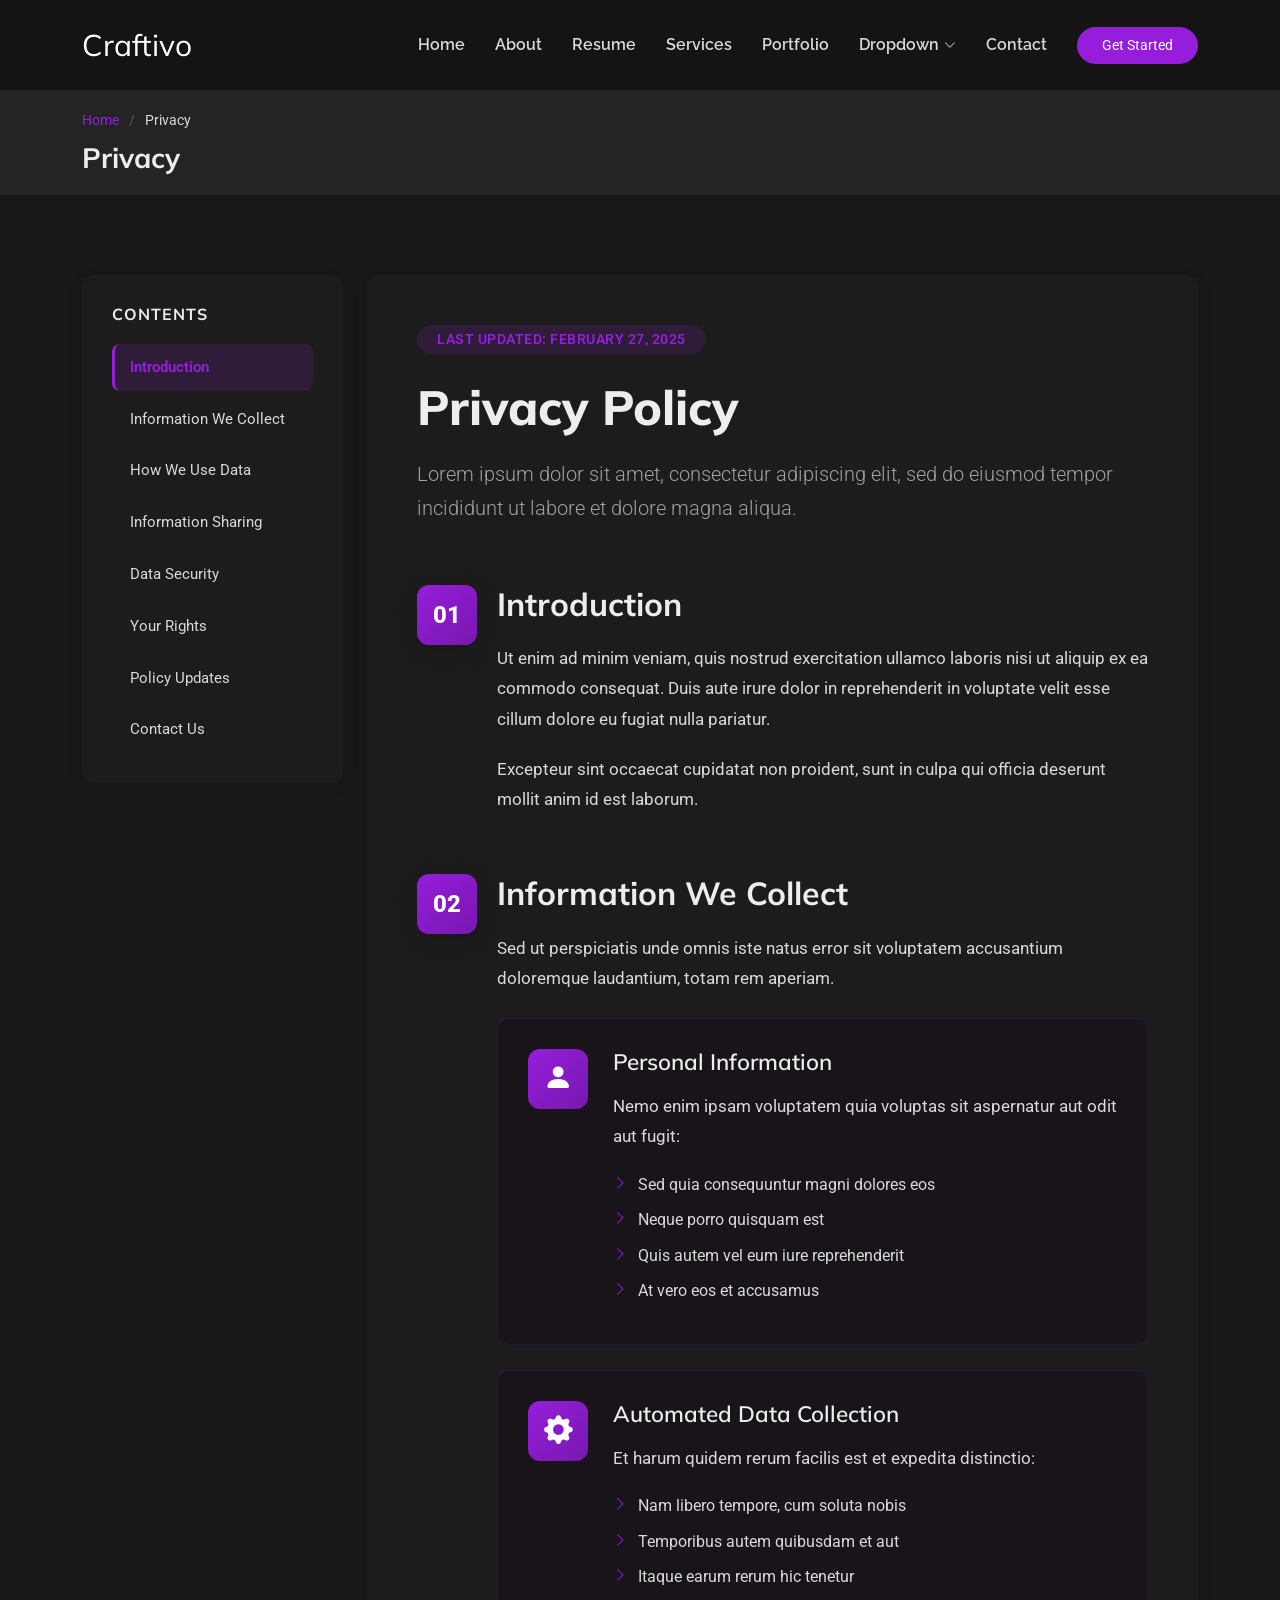
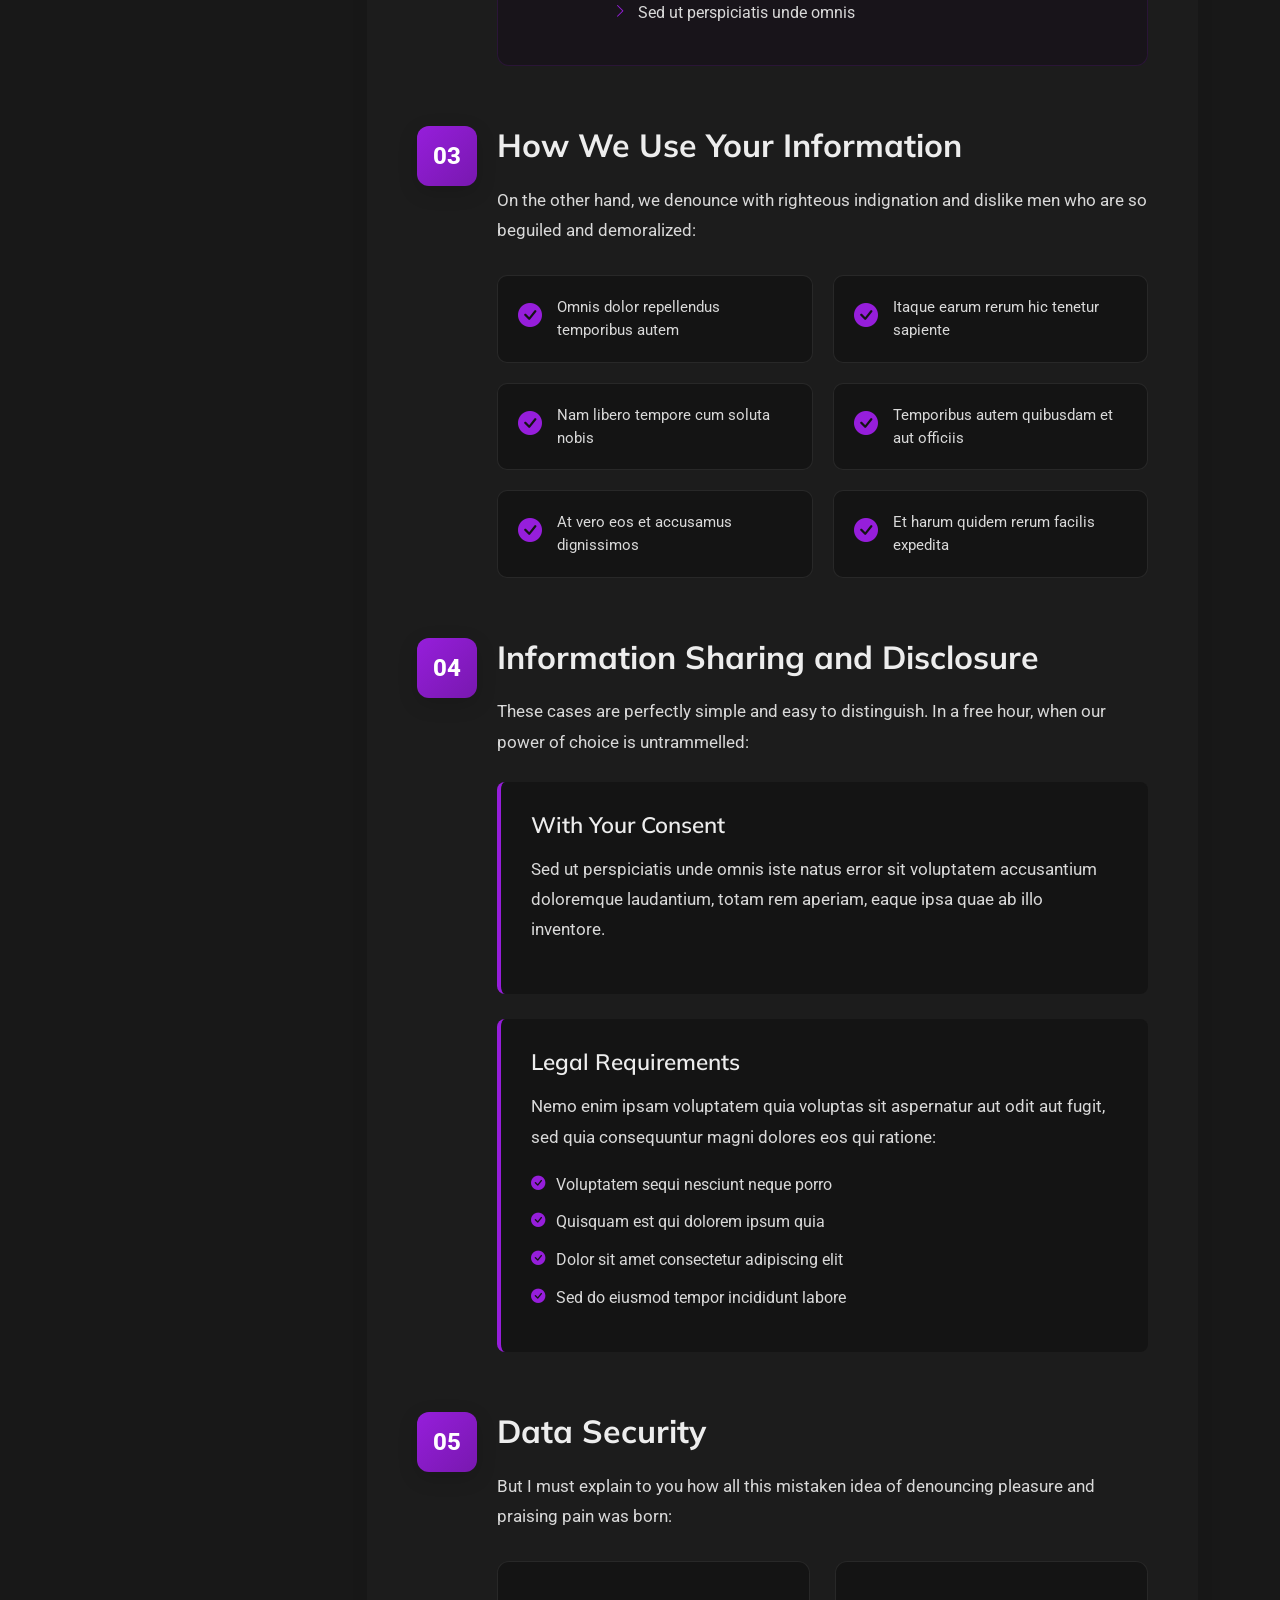
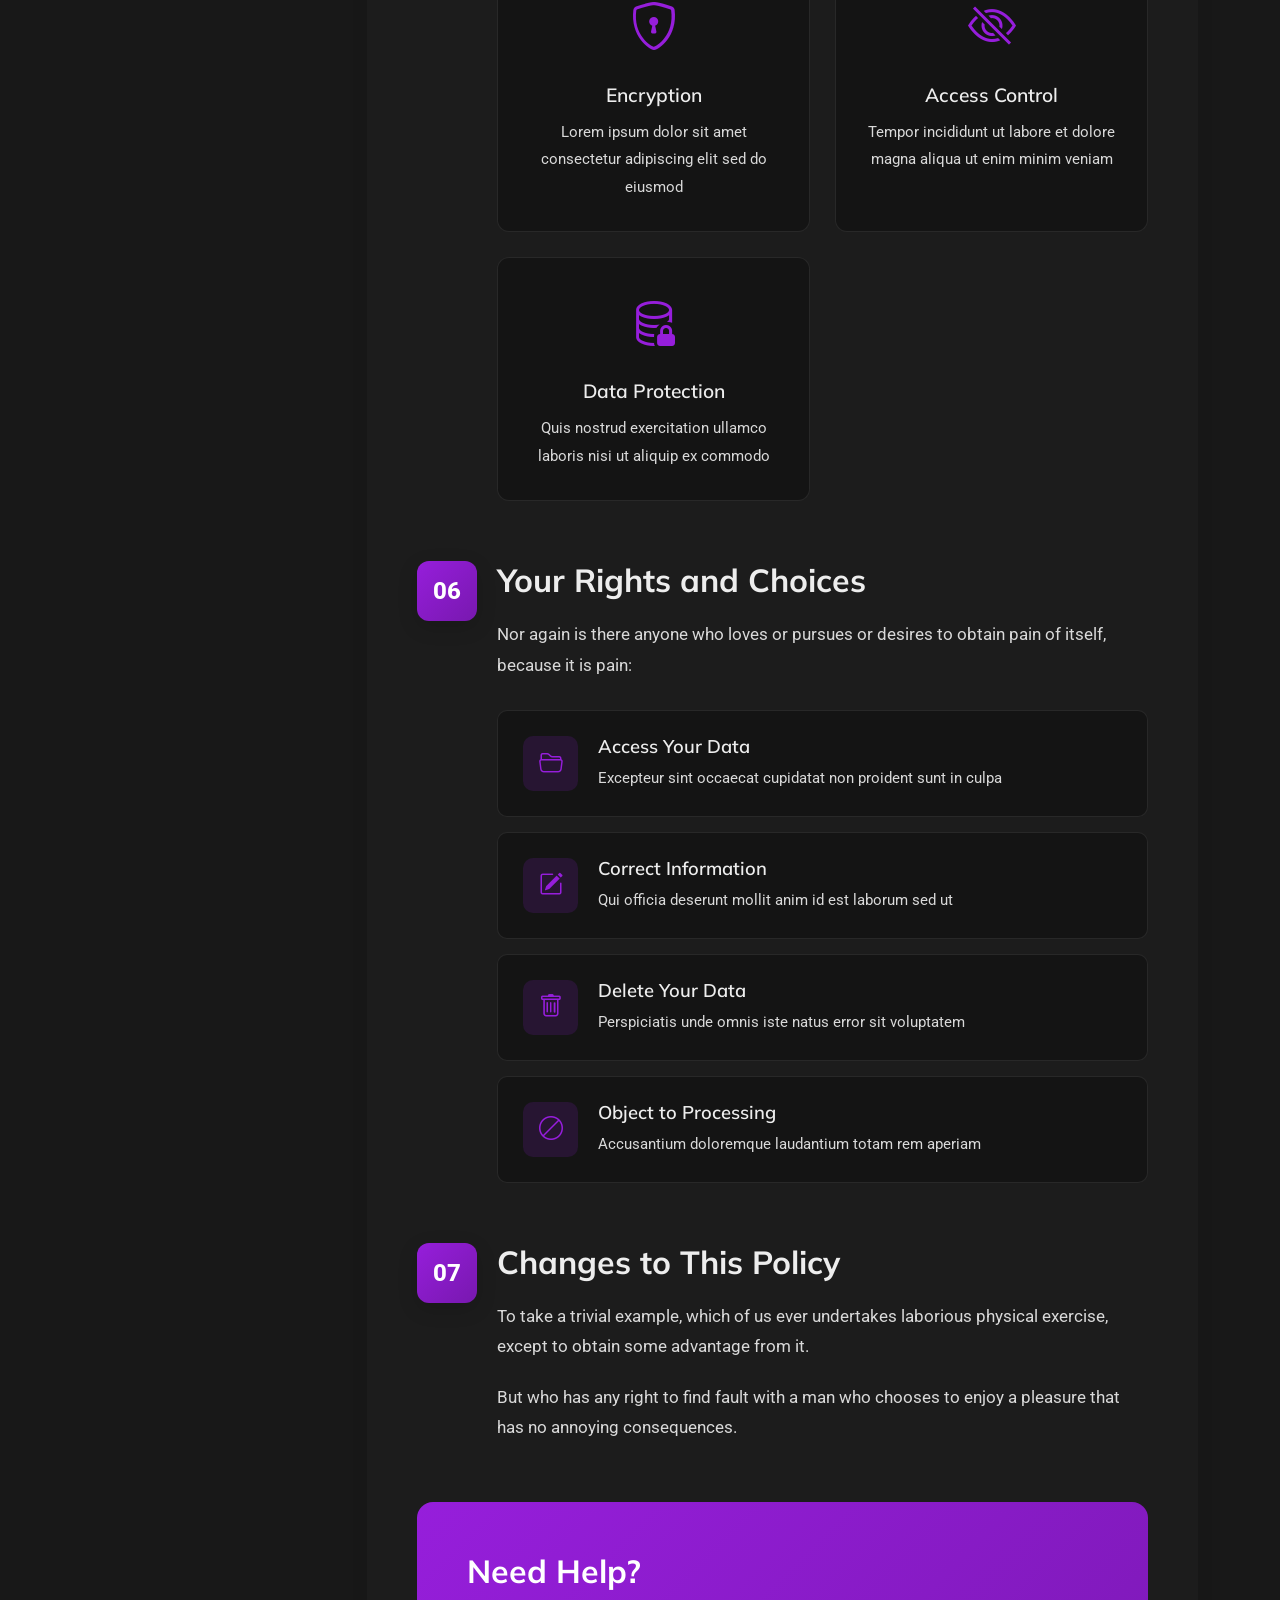
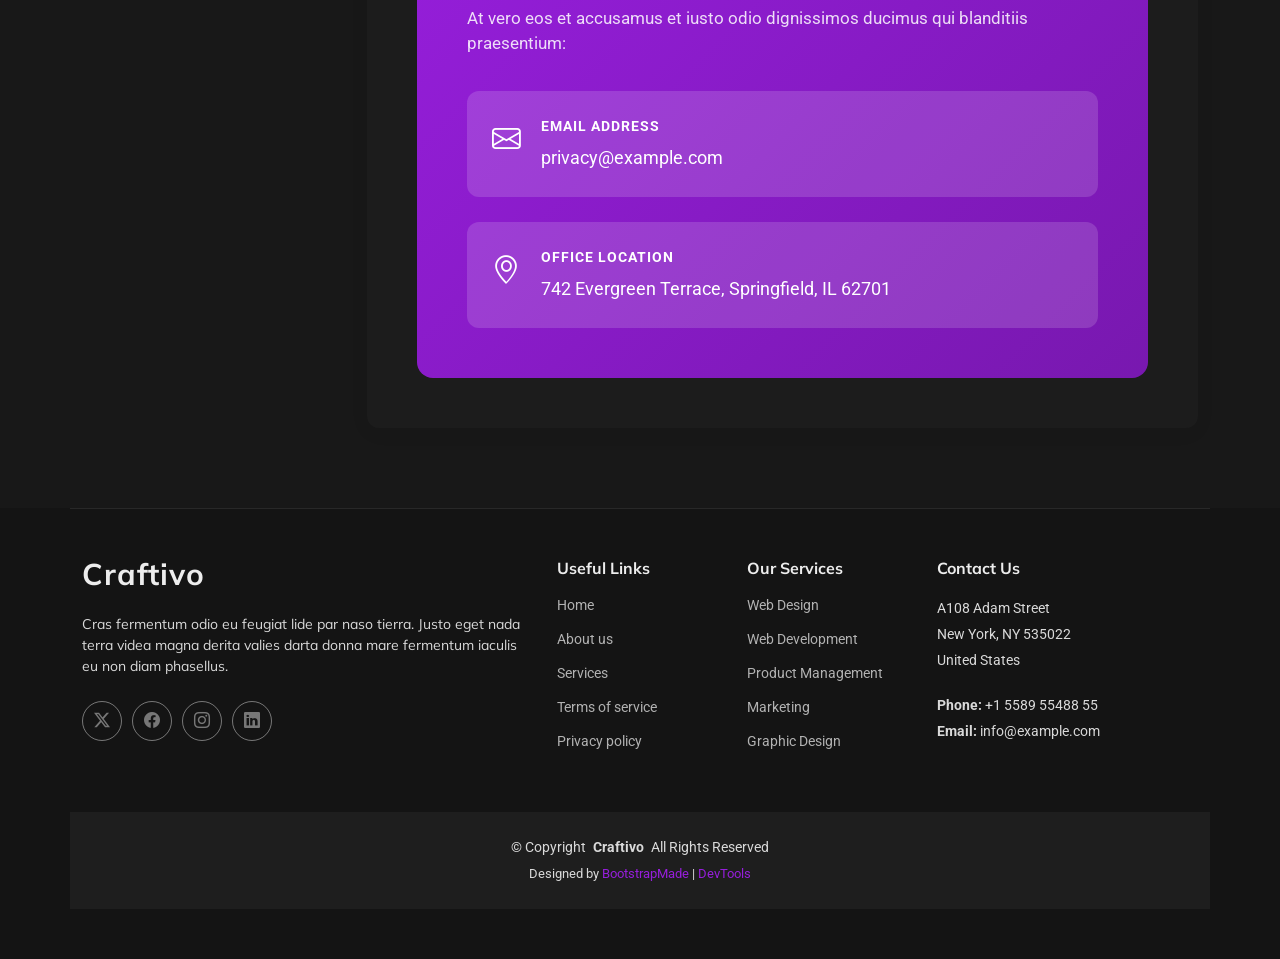
<file: privacy.html>
<!DOCTYPE html>
<html lang="en">

<head>
  <meta charset="utf-8">
  <meta content="width=device-width, initial-scale=1.0" name="viewport">
  <title>Privacy - Craftivo Bootstrap Template</title>
  <meta name="description" content="">
  <meta name="keywords" content="">

  <!-- Favicons -->
  <link href="assets/img/favicon.png" rel="icon">
  <link href="assets/img/apple-touch-icon.png" rel="apple-touch-icon">

  <!-- Fonts -->
  <link href="https://fonts.googleapis.com" rel="preconnect">
  <link href="https://fonts.gstatic.com" rel="preconnect" crossorigin>
  <link href="https://fonts.googleapis.com/css2?family=Roboto:ital,wght@0,100;0,300;0,400;0,500;0,700;0,900;1,100;1,300;1,400;1,500;1,700;1,900&family=Raleway:ital,wght@0,100;0,200;0,300;0,400;0,500;0,600;0,700;0,800;0,900;1,100;1,200;1,300;1,400;1,500;1,600;1,700;1,800;1,900&family=Mulish:ital,wght@0,200;0,300;0,400;0,500;0,600;0,700;0,800;0,900;1,200;1,300;1,400;1,500;1,600;1,700;1,800;1,900&display=swap" rel="stylesheet">

  <!-- Vendor CSS Files -->
  <link href="assets/vendor/bootstrap/css/bootstrap.min.css" rel="stylesheet">
  <link href="assets/vendor/bootstrap-icons/bootstrap-icons.css" rel="stylesheet">
  <link href="assets/vendor/aos/aos.css" rel="stylesheet">
  <link href="assets/vendor/glightbox/css/glightbox.min.css" rel="stylesheet">
  <link href="assets/vendor/swiper/swiper-bundle.min.css" rel="stylesheet">

  <!-- Main CSS File -->
  <link href="assets/css/main.css" rel="stylesheet">

  <!-- =======================================================
  * Template Name: Craftivo
  * Template URL: https://bootstrapmade.com/craftivo-bootstrap-portfolio-template/
  * Updated: Oct 04 2025 with Bootstrap v5.3.8
  * Author: BootstrapMade.com
  * License: https://bootstrapmade.com/license/
  ======================================================== -->
</head>

<body class="privacy-page">

  <header id="header" class="header d-flex align-items-center sticky-top">
    <div class="container-fluid container-xl position-relative d-flex align-items-center">

      <a href="index.html" class="logo d-flex align-items-center me-auto">
        <!-- Uncomment the line below if you also wish to use an image logo -->
        <!-- <img src="assets/img/logo.webp" alt=""> -->
        <h1 class="sitename">Craftivo</h1>
      </a>

      <nav id="navmenu" class="navmenu">
        <ul>
          <li><a href="#hero">Home</a></li>
          <li><a href="#about">About</a></li>
          <li><a href="#resume">Resume</a></li>
          <li><a href="#services">Services</a></li>
          <li><a href="#portfolio">Portfolio</a></li>
          <li class="dropdown"><a href="#"><span>Dropdown</span> <i class="bi bi-chevron-down toggle-dropdown"></i></a>
            <ul>
              <li><a href="#">Dropdown 1</a></li>
              <li class="dropdown"><a href="#"><span>Deep Dropdown</span> <i class="bi bi-chevron-down toggle-dropdown"></i></a>
                <ul>
                  <li><a href="#">Deep Dropdown 1</a></li>
                  <li><a href="#">Deep Dropdown 2</a></li>
                  <li><a href="#">Deep Dropdown 3</a></li>
                  <li><a href="#">Deep Dropdown 4</a></li>
                  <li><a href="#">Deep Dropdown 5</a></li>
                </ul>
              </li>
              <li><a href="#">Dropdown 2</a></li>
              <li><a href="#">Dropdown 3</a></li>
              <li><a href="#">Dropdown 4</a></li>
            </ul>
          </li>
          <li><a href="#contact">Contact</a></li>
        </ul>
        <i class="mobile-nav-toggle d-xl-none bi bi-list"></i>
      </nav>

      <a class="btn-getstarted" href="#about">Get Started</a>

    </div>
  </header>

  <main class="main">

    <!-- Page Title -->
    <div class="page-title light-background">
      <div class="container">
        <nav class="breadcrumbs">
          <ol>
            <li><a href="index.html">Home</a></li>
            <li class="current">Privacy</li>
          </ol>
        </nav>
        <h1>Privacy</h1>
      </div>
    </div><!-- End Page Title -->

    <!-- Privacy Section -->
    <section id="privacy" class="privacy section">

      <div class="container">

        <div class="row">
          <!-- Sidebar Navigation -->
          <div class="col-lg-3">
            <div class="policy-sidebar" data-aos="fade-right">
              <h3>Contents</h3>
              <nav class="policy-nav">
                <a href="#introduction" class="nav-link active">Introduction</a>
                <a href="#information-collect" class="nav-link">Information We Collect</a>
                <a href="#use-information" class="nav-link">How We Use Data</a>
                <a href="#sharing" class="nav-link">Information Sharing</a>
                <a href="#security" class="nav-link">Data Security</a>
                <a href="#rights" class="nav-link">Your Rights</a>
                <a href="#changes" class="nav-link">Policy Updates</a>
                <a href="#contact" class="nav-link">Contact Us</a>
              </nav>
            </div>
          </div>

          <!-- Main Content -->
          <div class="col-lg-9">
            <div class="policy-main">
              <!-- Header -->
              <div class="policy-hero" data-aos="fade-up">
                <div class="badge">Last Updated: February 27, 2025</div>
                <h1>Privacy Policy</h1>
                <p class="lead">Lorem ipsum dolor sit amet, consectetur adipiscing elit, sed do eiusmod tempor incididunt ut labore et dolore magna aliqua.</p>
              </div>

              <!-- Introduction -->
              <div class="policy-section" id="introduction" data-aos="fade-up" data-aos-delay="100">
                <div class="section-number">01</div>
                <h2>Introduction</h2>
                <p>Ut enim ad minim veniam, quis nostrud exercitation ullamco laboris nisi ut aliquip ex ea commodo consequat. Duis aute irure dolor in reprehenderit in voluptate velit esse cillum dolore eu fugiat nulla pariatur.</p>
                <p>Excepteur sint occaecat cupidatat non proident, sunt in culpa qui officia deserunt mollit anim id est laborum.</p>
              </div>

              <!-- Information Collection -->
              <div class="policy-section" id="information-collect" data-aos="fade-up" data-aos-delay="150">
                <div class="section-number">02</div>
                <h2>Information We Collect</h2>
                <p>Sed ut perspiciatis unde omnis iste natus error sit voluptatem accusantium doloremque laudantium, totam rem aperiam.</p>

                <div class="info-card">
                  <div class="card-icon">
                    <i class="bi bi-person-fill"></i>
                  </div>
                  <div class="card-content">
                    <h3>Personal Information</h3>
                    <p>Nemo enim ipsam voluptatem quia voluptas sit aspernatur aut odit aut fugit:</p>
                    <ul>
                      <li>Sed quia consequuntur magni dolores eos</li>
                      <li>Neque porro quisquam est</li>
                      <li>Quis autem vel eum iure reprehenderit</li>
                      <li>At vero eos et accusamus</li>
                    </ul>
                  </div>
                </div>

                <div class="info-card">
                  <div class="card-icon">
                    <i class="bi bi-gear-fill"></i>
                  </div>
                  <div class="card-content">
                    <h3>Automated Data Collection</h3>
                    <p>Et harum quidem rerum facilis est et expedita distinctio:</p>
                    <ul>
                      <li>Nam libero tempore, cum soluta nobis</li>
                      <li>Temporibus autem quibusdam et aut</li>
                      <li>Itaque earum rerum hic tenetur</li>
                      <li>Sed ut perspiciatis unde omnis</li>
                    </ul>
                  </div>
                </div>
              </div>

              <!-- Use of Information -->
              <div class="policy-section" id="use-information" data-aos="fade-up" data-aos-delay="200">
                <div class="section-number">03</div>
                <h2>How We Use Your Information</h2>
                <p>On the other hand, we denounce with righteous indignation and dislike men who are so beguiled and demoralized:</p>
                <div class="usage-grid">
                  <div class="usage-item">
                    <i class="bi bi-check-circle-fill"></i>
                    <span>Omnis dolor repellendus temporibus autem</span>
                  </div>
                  <div class="usage-item">
                    <i class="bi bi-check-circle-fill"></i>
                    <span>Itaque earum rerum hic tenetur sapiente</span>
                  </div>
                  <div class="usage-item">
                    <i class="bi bi-check-circle-fill"></i>
                    <span>Nam libero tempore cum soluta nobis</span>
                  </div>
                  <div class="usage-item">
                    <i class="bi bi-check-circle-fill"></i>
                    <span>Temporibus autem quibusdam et aut officiis</span>
                  </div>
                  <div class="usage-item">
                    <i class="bi bi-check-circle-fill"></i>
                    <span>At vero eos et accusamus dignissimos</span>
                  </div>
                  <div class="usage-item">
                    <i class="bi bi-check-circle-fill"></i>
                    <span>Et harum quidem rerum facilis expedita</span>
                  </div>
                </div>
              </div>

              <!-- Information Sharing -->
              <div class="policy-section" id="sharing" data-aos="fade-up" data-aos-delay="250">
                <div class="section-number">04</div>
                <h2>Information Sharing and Disclosure</h2>
                <p>These cases are perfectly simple and easy to distinguish. In a free hour, when our power of choice is untrammelled:</p>

                <div class="sharing-box">
                  <h3>With Your Consent</h3>
                  <p>Sed ut perspiciatis unde omnis iste natus error sit voluptatem accusantium doloremque laudantium, totam rem aperiam, eaque ipsa quae ab illo inventore.</p>
                </div>

                <div class="sharing-box">
                  <h3>Legal Requirements</h3>
                  <p>Nemo enim ipsam voluptatem quia voluptas sit aspernatur aut odit aut fugit, sed quia consequuntur magni dolores eos qui ratione:</p>
                  <ul>
                    <li>Voluptatem sequi nesciunt neque porro</li>
                    <li>Quisquam est qui dolorem ipsum quia</li>
                    <li>Dolor sit amet consectetur adipiscing elit</li>
                    <li>Sed do eiusmod tempor incididunt labore</li>
                  </ul>
                </div>
              </div>

              <!-- Data Security -->
              <div class="policy-section" id="security" data-aos="fade-up" data-aos-delay="300">
                <div class="section-number">05</div>
                <h2>Data Security</h2>
                <p>But I must explain to you how all this mistaken idea of denouncing pleasure and praising pain was born:</p>
                <div class="security-features">
                  <div class="feature">
                    <i class="bi bi-shield-lock"></i>
                    <h4>Encryption</h4>
                    <p>Lorem ipsum dolor sit amet consectetur adipiscing elit sed do eiusmod</p>
                  </div>
                  <div class="feature">
                    <i class="bi bi-eye-slash"></i>
                    <h4>Access Control</h4>
                    <p>Tempor incididunt ut labore et dolore magna aliqua ut enim minim veniam</p>
                  </div>
                  <div class="feature">
                    <i class="bi bi-database-lock"></i>
                    <h4>Data Protection</h4>
                    <p>Quis nostrud exercitation ullamco laboris nisi ut aliquip ex commodo</p>
                  </div>
                </div>
              </div>

              <!-- Your Rights -->
              <div class="policy-section" id="rights" data-aos="fade-up" data-aos-delay="100">
                <div class="section-number">06</div>
                <h2>Your Rights and Choices</h2>
                <p>Nor again is there anyone who loves or pursues or desires to obtain pain of itself, because it is pain:</p>
                <div class="rights-list">
                  <div class="right-item">
                    <div class="right-icon"><i class="bi bi-folder2-open"></i></div>
                    <div class="right-content">
                      <h4>Access Your Data</h4>
                      <p>Excepteur sint occaecat cupidatat non proident sunt in culpa</p>
                    </div>
                  </div>
                  <div class="right-item">
                    <div class="right-icon"><i class="bi bi-pencil-square"></i></div>
                    <div class="right-content">
                      <h4>Correct Information</h4>
                      <p>Qui officia deserunt mollit anim id est laborum sed ut</p>
                    </div>
                  </div>
                  <div class="right-item">
                    <div class="right-icon"><i class="bi bi-trash"></i></div>
                    <div class="right-content">
                      <h4>Delete Your Data</h4>
                      <p>Perspiciatis unde omnis iste natus error sit voluptatem</p>
                    </div>
                  </div>
                  <div class="right-item">
                    <div class="right-icon"><i class="bi bi-ban"></i></div>
                    <div class="right-content">
                      <h4>Object to Processing</h4>
                      <p>Accusantium doloremque laudantium totam rem aperiam</p>
                    </div>
                  </div>
                </div>
              </div>

              <!-- Policy Updates -->
              <div class="policy-section" id="changes" data-aos="fade-up" data-aos-delay="150">
                <div class="section-number">07</div>
                <h2>Changes to This Policy</h2>
                <p>To take a trivial example, which of us ever undertakes laborious physical exercise, except to obtain some advantage from it.</p>
                <p>But who has any right to find fault with a man who chooses to enjoy a pleasure that has no annoying consequences.</p>
              </div>

              <!-- Contact Section -->
              <div class="policy-contact" id="contact" data-aos="fade-up" data-aos-delay="200">
                <div class="contact-card">
                  <h2>Need Help?</h2>
                  <p>At vero eos et accusamus et iusto odio dignissimos ducimus qui blanditiis praesentium:</p>
                  <div class="contact-info">
                    <div class="info-item">
                      <i class="bi bi-envelope"></i>
                      <div>
                        <strong>Email Address</strong>
                        <span>privacy@example.com</span>
                      </div>
                    </div>
                    <div class="info-item">
                      <i class="bi bi-geo-alt"></i>
                      <div>
                        <strong>Office Location</strong>
                        <span>742 Evergreen Terrace, Springfield, IL 62701</span>
                      </div>
                    </div>
                  </div>
                </div>
              </div>

            </div>
          </div>

        </div>

      </div>

    </section><!-- /Privacy Section -->

  </main>

  <footer id="footer" class="footer">

    <div class="container footer-top">
      <div class="row gy-4">
        <div class="col-lg-5 col-md-12 footer-about">
          <a href="index.html" class="logo d-flex align-items-center">
            <span class="sitename">Craftivo</span>
          </a>
          <p>Cras fermentum odio eu feugiat lide par naso tierra. Justo eget nada terra videa magna derita valies darta donna mare fermentum iaculis eu non diam phasellus.</p>
          <div class="social-links d-flex mt-4">
            <a href=""><i class="bi bi-twitter-x"></i></a>
            <a href=""><i class="bi bi-facebook"></i></a>
            <a href=""><i class="bi bi-instagram"></i></a>
            <a href=""><i class="bi bi-linkedin"></i></a>
          </div>
        </div>

        <div class="col-lg-2 col-6 footer-links">
          <h4>Useful Links</h4>
          <ul>
            <li><a href="#">Home</a></li>
            <li><a href="#">About us</a></li>
            <li><a href="#">Services</a></li>
            <li><a href="#">Terms of service</a></li>
            <li><a href="#">Privacy policy</a></li>
          </ul>
        </div>

        <div class="col-lg-2 col-6 footer-links">
          <h4>Our Services</h4>
          <ul>
            <li><a href="#">Web Design</a></li>
            <li><a href="#">Web Development</a></li>
            <li><a href="#">Product Management</a></li>
            <li><a href="#">Marketing</a></li>
            <li><a href="#">Graphic Design</a></li>
          </ul>
        </div>

        <div class="col-lg-3 col-md-12 footer-contact text-center text-md-start">
          <h4>Contact Us</h4>
          <p>A108 Adam Street</p>
          <p>New York, NY 535022</p>
          <p>United States</p>
          <p class="mt-4"><strong>Phone:</strong> <span>+1 5589 55488 55</span></p>
          <p><strong>Email:</strong> <span>info@example.com</span></p>
        </div>

      </div>
    </div>

    <div class="container copyright text-center mt-4">
      <p>© <span>Copyright</span> <strong class="px-1 sitename">Craftivo</strong> <span>All Rights Reserved</span></p>
      <div class="credits">
        <!-- All the links in the footer should remain intact. -->
        <!-- You can delete the links only if you've purchased the pro version. -->
        <!-- Licensing information: https://bootstrapmade.com/license/ -->
        <!-- Purchase the pro version with working PHP/AJAX contact form: [buy-url] -->
        Designed by <a href="https://bootstrapmade.com/">BootstrapMade</a> | <a href="https://bootstrapmade.com/tools/">DevTools</a>
      </div>
    </div>

  </footer>

  <!-- Scroll Top -->
  <a href="#" id="scroll-top" class="scroll-top d-flex align-items-center justify-content-center"><i class="bi bi-arrow-up-short"></i></a>

  <!-- Preloader -->
  <div id="preloader"></div>

  <!-- Vendor JS Files -->
  <script src="assets/vendor/bootstrap/js/bootstrap.bundle.min.js"></script>
  <script src="assets/vendor/php-email-form/validate.js"></script>
  <script src="assets/vendor/aos/aos.js"></script>
  <script src="assets/vendor/typed.js/typed.umd.js"></script>
  <script src="assets/vendor/waypoints/noframework.waypoints.js"></script>
  <script src="assets/vendor/glightbox/js/glightbox.min.js"></script>
  <script src="assets/vendor/imagesloaded/imagesloaded.pkgd.min.js"></script>
  <script src="assets/vendor/isotope-layout/isotope.pkgd.min.js"></script>
  <script src="assets/vendor/swiper/swiper-bundle.min.js"></script>

  <!-- Main JS File -->
  <script src="assets/js/main.js"></script>

</body>

</html>
</file>
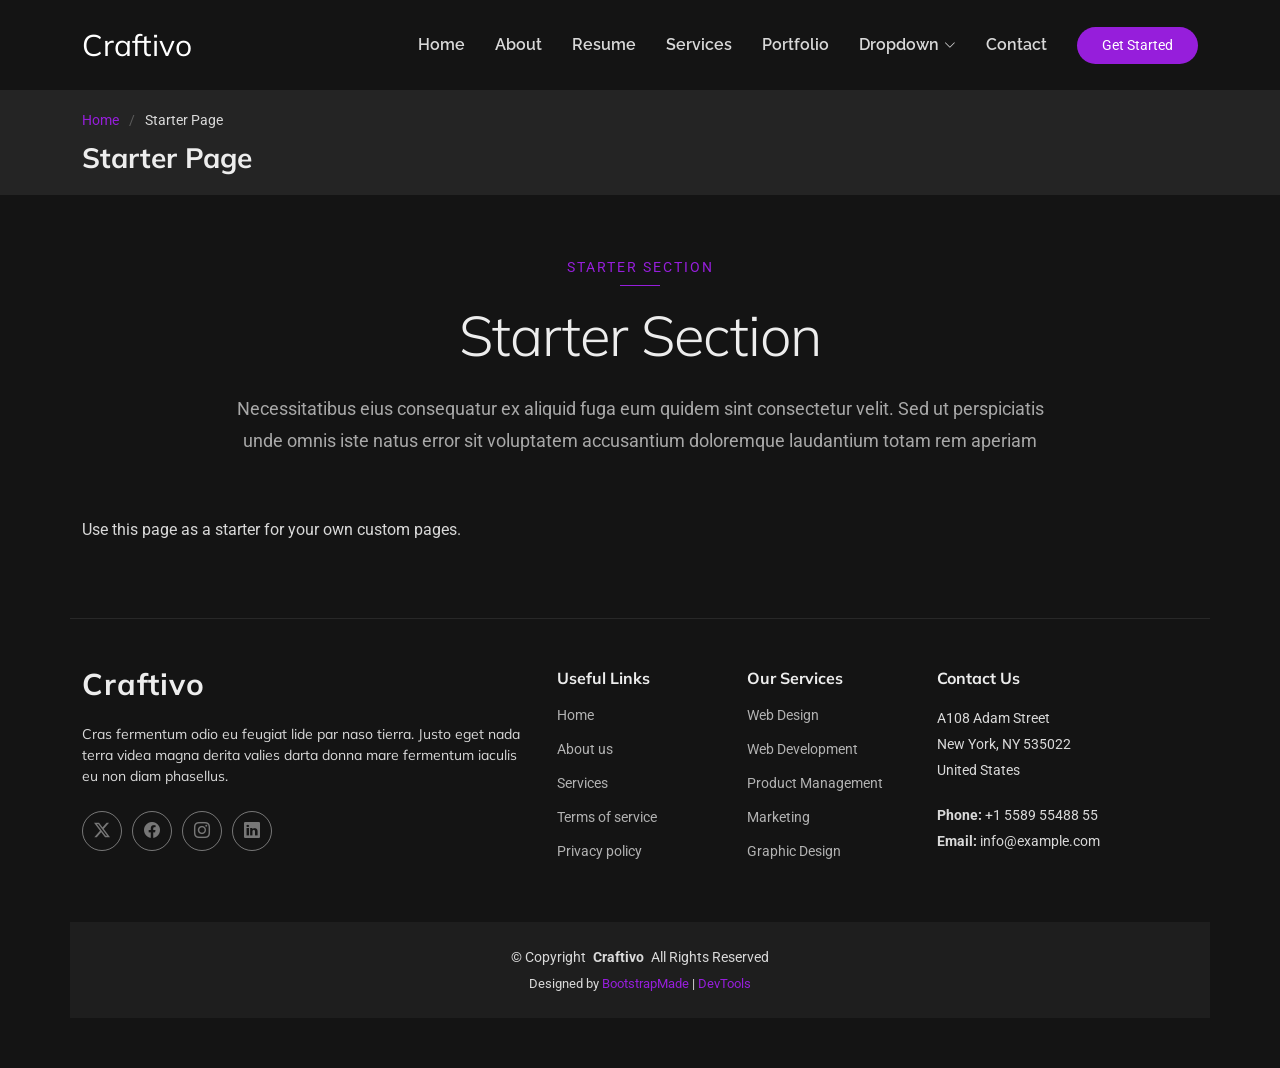
<file: starter-page.html>
<!DOCTYPE html>
<html lang="en">

<head>
  <meta charset="utf-8">
  <meta content="width=device-width, initial-scale=1.0" name="viewport">
  <title>Starter Page - Craftivo Bootstrap Template</title>
  <meta name="description" content="">
  <meta name="keywords" content="">

  <!-- Favicons -->
  <link href="assets/img/favicon.png" rel="icon">
  <link href="assets/img/apple-touch-icon.png" rel="apple-touch-icon">

  <!-- Fonts -->
  <link href="https://fonts.googleapis.com" rel="preconnect">
  <link href="https://fonts.gstatic.com" rel="preconnect" crossorigin>
  <link href="https://fonts.googleapis.com/css2?family=Roboto:ital,wght@0,100;0,300;0,400;0,500;0,700;0,900;1,100;1,300;1,400;1,500;1,700;1,900&family=Raleway:ital,wght@0,100;0,200;0,300;0,400;0,500;0,600;0,700;0,800;0,900;1,100;1,200;1,300;1,400;1,500;1,600;1,700;1,800;1,900&family=Mulish:ital,wght@0,200;0,300;0,400;0,500;0,600;0,700;0,800;0,900;1,200;1,300;1,400;1,500;1,600;1,700;1,800;1,900&display=swap" rel="stylesheet">

  <!-- Vendor CSS Files -->
  <link href="assets/vendor/bootstrap/css/bootstrap.min.css" rel="stylesheet">
  <link href="assets/vendor/bootstrap-icons/bootstrap-icons.css" rel="stylesheet">
  <link href="assets/vendor/aos/aos.css" rel="stylesheet">
  <link href="assets/vendor/glightbox/css/glightbox.min.css" rel="stylesheet">
  <link href="assets/vendor/swiper/swiper-bundle.min.css" rel="stylesheet">

  <!-- Main CSS File -->
  <link href="assets/css/main.css" rel="stylesheet">

  <!-- =======================================================
  * Template Name: Craftivo
  * Template URL: https://bootstrapmade.com/craftivo-bootstrap-portfolio-template/
  * Updated: Oct 04 2025 with Bootstrap v5.3.8
  * Author: BootstrapMade.com
  * License: https://bootstrapmade.com/license/
  ======================================================== -->
</head>

<body class="starter-page-page">

  <header id="header" class="header d-flex align-items-center sticky-top">
    <div class="container-fluid container-xl position-relative d-flex align-items-center">

      <a href="index.html" class="logo d-flex align-items-center me-auto">
        <!-- Uncomment the line below if you also wish to use an image logo -->
        <!-- <img src="assets/img/logo.webp" alt=""> -->
        <h1 class="sitename">Craftivo</h1>
      </a>

      <nav id="navmenu" class="navmenu">
        <ul>
          <li><a href="#hero">Home</a></li>
          <li><a href="#about">About</a></li>
          <li><a href="#resume">Resume</a></li>
          <li><a href="#services">Services</a></li>
          <li><a href="#portfolio">Portfolio</a></li>
          <li class="dropdown"><a href="#"><span>Dropdown</span> <i class="bi bi-chevron-down toggle-dropdown"></i></a>
            <ul>
              <li><a href="#">Dropdown 1</a></li>
              <li class="dropdown"><a href="#"><span>Deep Dropdown</span> <i class="bi bi-chevron-down toggle-dropdown"></i></a>
                <ul>
                  <li><a href="#">Deep Dropdown 1</a></li>
                  <li><a href="#">Deep Dropdown 2</a></li>
                  <li><a href="#">Deep Dropdown 3</a></li>
                  <li><a href="#">Deep Dropdown 4</a></li>
                  <li><a href="#">Deep Dropdown 5</a></li>
                </ul>
              </li>
              <li><a href="#">Dropdown 2</a></li>
              <li><a href="#">Dropdown 3</a></li>
              <li><a href="#">Dropdown 4</a></li>
            </ul>
          </li>
          <li><a href="#contact">Contact</a></li>
        </ul>
        <i class="mobile-nav-toggle d-xl-none bi bi-list"></i>
      </nav>

      <a class="btn-getstarted" href="#about">Get Started</a>

    </div>
  </header>

  <main class="main">

    <!-- Page Title -->
    <div class="page-title light-background">
      <div class="container">
        <nav class="breadcrumbs">
          <ol>
            <li><a href="index.html">Home</a></li>
            <li class="current">Starter Page</li>
          </ol>
        </nav>
        <h1>Starter Page</h1>
      </div>
    </div><!-- End Page Title -->

    <!-- Starter Section Section -->
    <section id="starter-section" class="starter-section section">

      <!-- Section Title -->
      <div class="container section-title" data-aos="fade-up">
        <span class="subtitle">Starter Section</span>
        <h2>Starter Section</h2>
        <p>Necessitatibus eius consequatur ex aliquid fuga eum quidem sint consectetur velit. Sed ut perspiciatis unde omnis iste natus error sit voluptatem accusantium doloremque laudantium totam rem aperiam</p>
      </div><!-- End Section Title -->

      <div class="container" data-aos="fade-up">
        <p>Use this page as a starter for your own custom pages.</p>
      </div>

    </section><!-- /Starter Section Section -->

  </main>

  <footer id="footer" class="footer">

    <div class="container footer-top">
      <div class="row gy-4">
        <div class="col-lg-5 col-md-12 footer-about">
          <a href="index.html" class="logo d-flex align-items-center">
            <span class="sitename">Craftivo</span>
          </a>
          <p>Cras fermentum odio eu feugiat lide par naso tierra. Justo eget nada terra videa magna derita valies darta donna mare fermentum iaculis eu non diam phasellus.</p>
          <div class="social-links d-flex mt-4">
            <a href=""><i class="bi bi-twitter-x"></i></a>
            <a href=""><i class="bi bi-facebook"></i></a>
            <a href=""><i class="bi bi-instagram"></i></a>
            <a href=""><i class="bi bi-linkedin"></i></a>
          </div>
        </div>

        <div class="col-lg-2 col-6 footer-links">
          <h4>Useful Links</h4>
          <ul>
            <li><a href="#">Home</a></li>
            <li><a href="#">About us</a></li>
            <li><a href="#">Services</a></li>
            <li><a href="#">Terms of service</a></li>
            <li><a href="#">Privacy policy</a></li>
          </ul>
        </div>

        <div class="col-lg-2 col-6 footer-links">
          <h4>Our Services</h4>
          <ul>
            <li><a href="#">Web Design</a></li>
            <li><a href="#">Web Development</a></li>
            <li><a href="#">Product Management</a></li>
            <li><a href="#">Marketing</a></li>
            <li><a href="#">Graphic Design</a></li>
          </ul>
        </div>

        <div class="col-lg-3 col-md-12 footer-contact text-center text-md-start">
          <h4>Contact Us</h4>
          <p>A108 Adam Street</p>
          <p>New York, NY 535022</p>
          <p>United States</p>
          <p class="mt-4"><strong>Phone:</strong> <span>+1 5589 55488 55</span></p>
          <p><strong>Email:</strong> <span>info@example.com</span></p>
        </div>

      </div>
    </div>

    <div class="container copyright text-center mt-4">
      <p>© <span>Copyright</span> <strong class="px-1 sitename">Craftivo</strong> <span>All Rights Reserved</span></p>
      <div class="credits">
        <!-- All the links in the footer should remain intact. -->
        <!-- You can delete the links only if you've purchased the pro version. -->
        <!-- Licensing information: https://bootstrapmade.com/license/ -->
        <!-- Purchase the pro version with working PHP/AJAX contact form: [buy-url] -->
        Designed by <a href="https://bootstrapmade.com/">BootstrapMade</a> | <a href="https://bootstrapmade.com/tools/">DevTools</a>
      </div>
    </div>

  </footer>

  <!-- Scroll Top -->
  <a href="#" id="scroll-top" class="scroll-top d-flex align-items-center justify-content-center"><i class="bi bi-arrow-up-short"></i></a>

  <!-- Preloader -->
  <div id="preloader"></div>

  <!-- Vendor JS Files -->
  <script src="assets/vendor/bootstrap/js/bootstrap.bundle.min.js"></script>
  <script src="assets/vendor/php-email-form/validate.js"></script>
  <script src="assets/vendor/aos/aos.js"></script>
  <script src="assets/vendor/typed.js/typed.umd.js"></script>
  <script src="assets/vendor/waypoints/noframework.waypoints.js"></script>
  <script src="assets/vendor/glightbox/js/glightbox.min.js"></script>
  <script src="assets/vendor/imagesloaded/imagesloaded.pkgd.min.js"></script>
  <script src="assets/vendor/isotope-layout/isotope.pkgd.min.js"></script>
  <script src="assets/vendor/swiper/swiper-bundle.min.js"></script>

  <!-- Main JS File -->
  <script src="assets/js/main.js"></script>

</body>

</html>
</file>
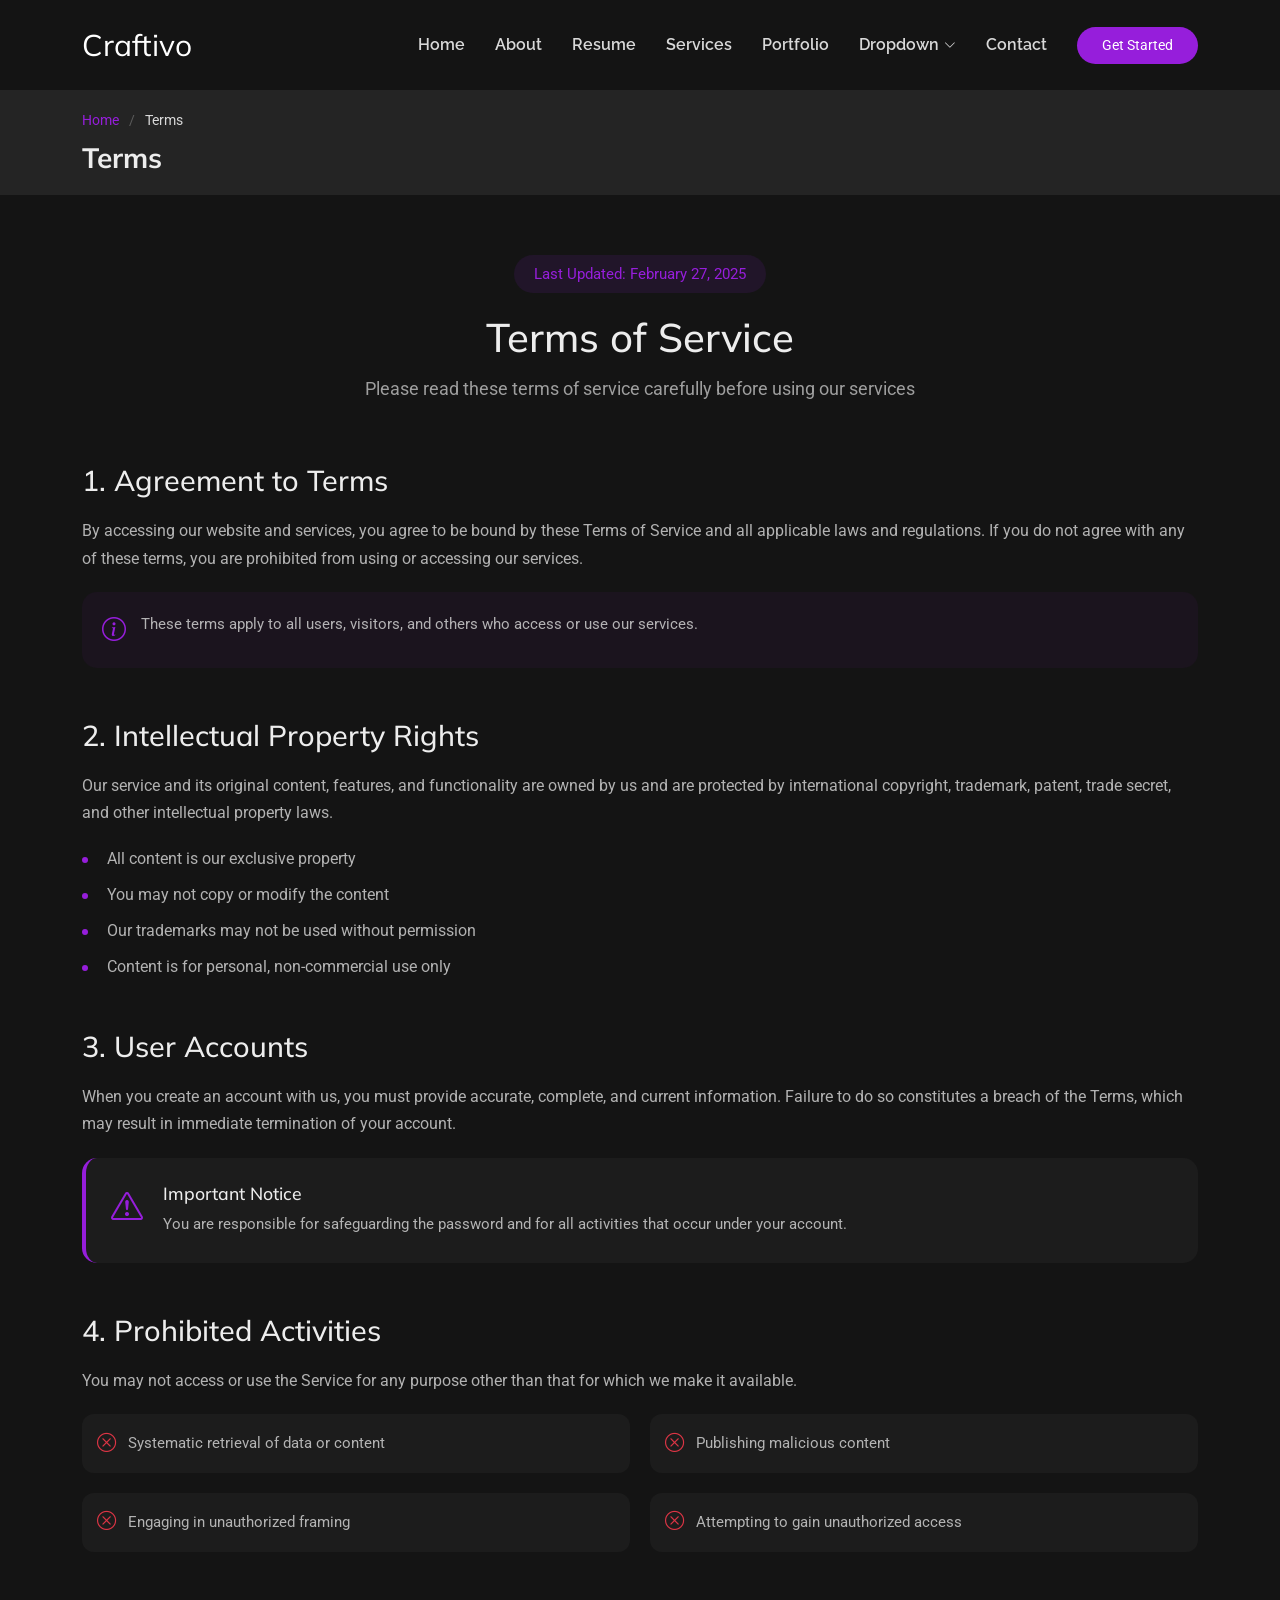
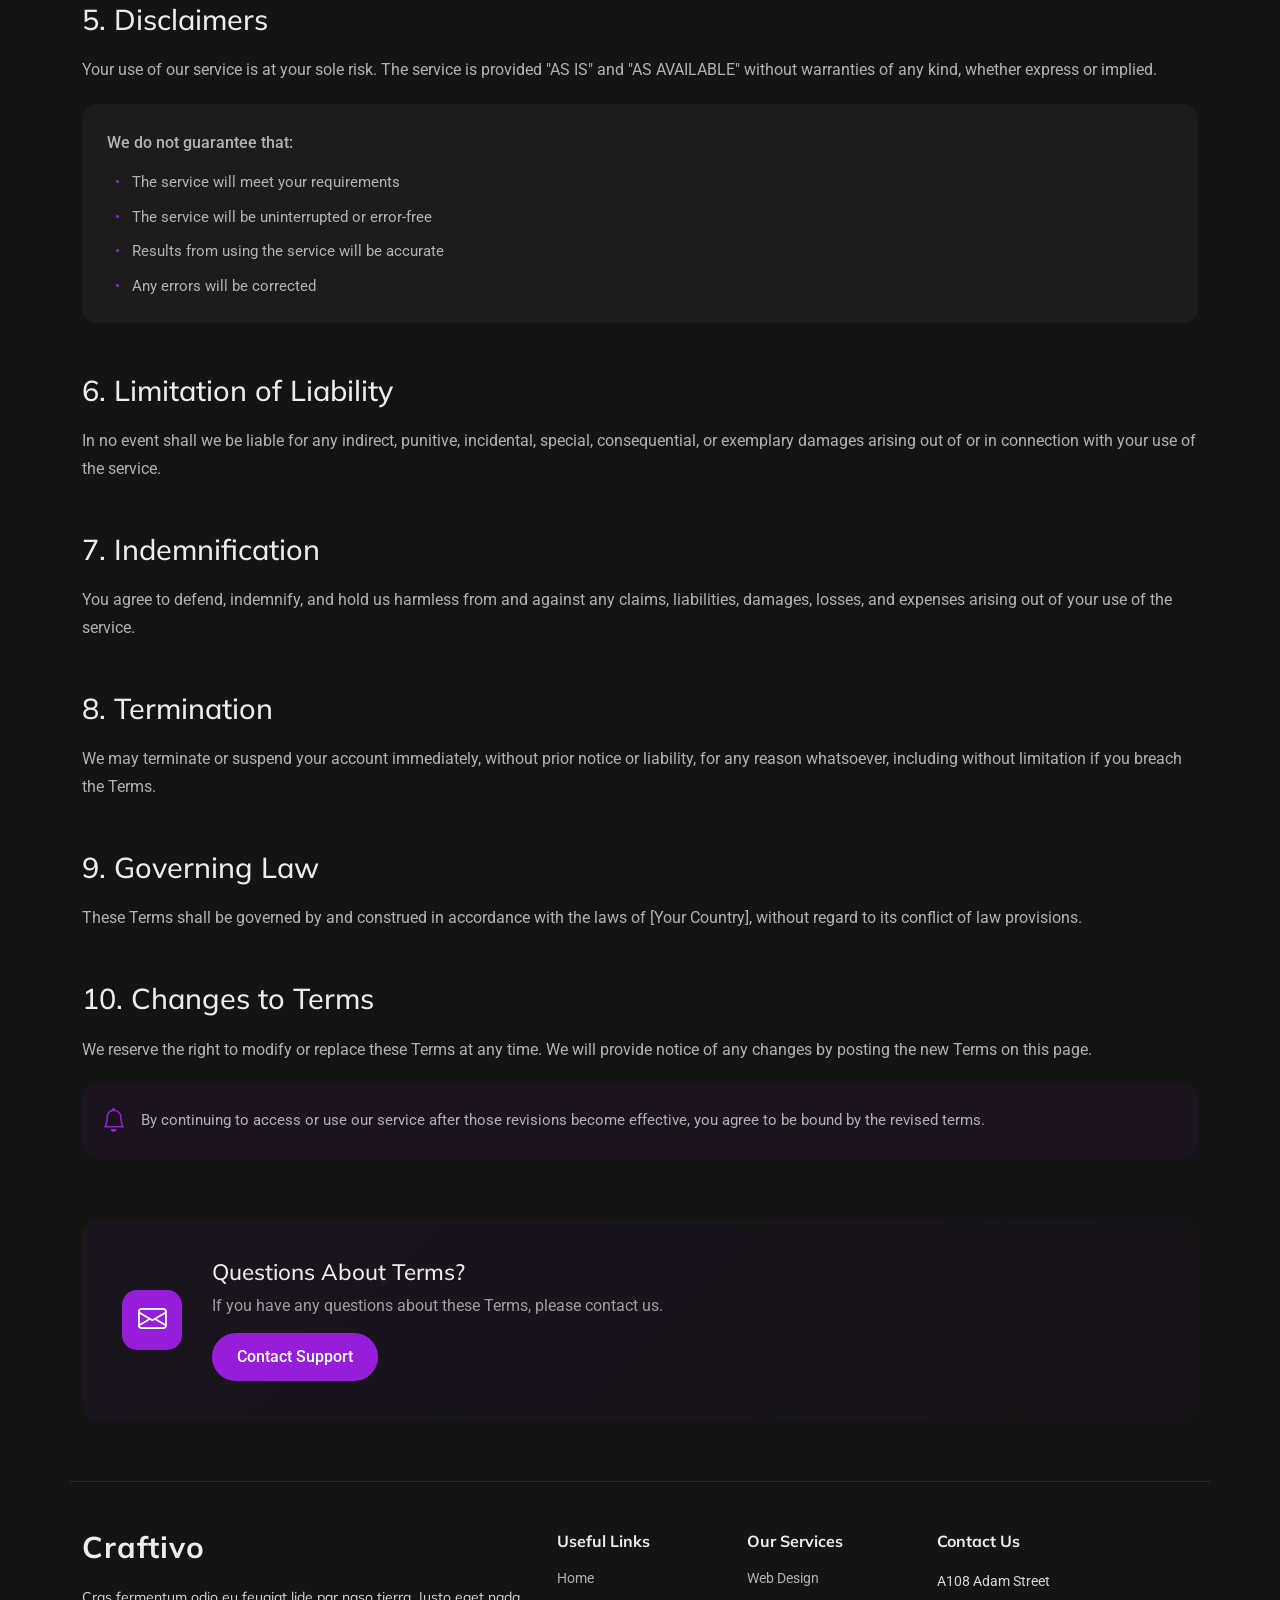
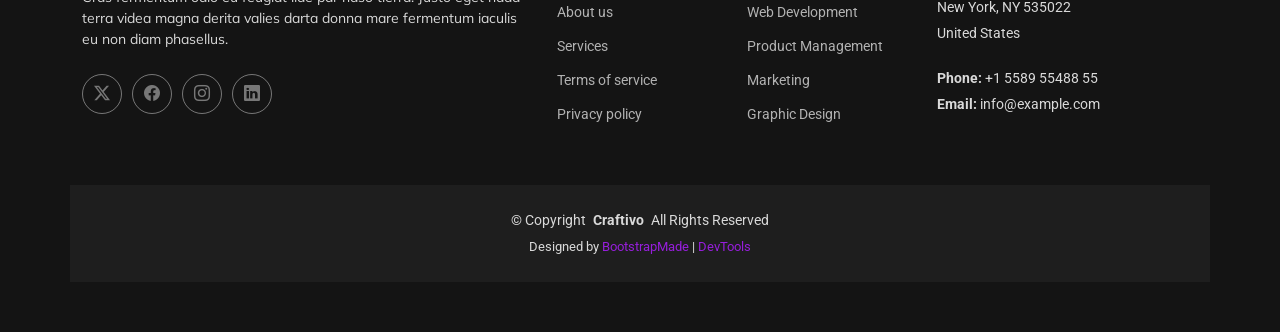
<file: terms.html>
<!DOCTYPE html>
<html lang="en">

<head>
  <meta charset="utf-8">
  <meta content="width=device-width, initial-scale=1.0" name="viewport">
  <title>Terms - Craftivo Bootstrap Template</title>
  <meta name="description" content="">
  <meta name="keywords" content="">

  <!-- Favicons -->
  <link href="assets/img/favicon.png" rel="icon">
  <link href="assets/img/apple-touch-icon.png" rel="apple-touch-icon">

  <!-- Fonts -->
  <link href="https://fonts.googleapis.com" rel="preconnect">
  <link href="https://fonts.gstatic.com" rel="preconnect" crossorigin>
  <link href="https://fonts.googleapis.com/css2?family=Roboto:ital,wght@0,100;0,300;0,400;0,500;0,700;0,900;1,100;1,300;1,400;1,500;1,700;1,900&family=Raleway:ital,wght@0,100;0,200;0,300;0,400;0,500;0,600;0,700;0,800;0,900;1,100;1,200;1,300;1,400;1,500;1,600;1,700;1,800;1,900&family=Mulish:ital,wght@0,200;0,300;0,400;0,500;0,600;0,700;0,800;0,900;1,200;1,300;1,400;1,500;1,600;1,700;1,800;1,900&display=swap" rel="stylesheet">

  <!-- Vendor CSS Files -->
  <link href="assets/vendor/bootstrap/css/bootstrap.min.css" rel="stylesheet">
  <link href="assets/vendor/bootstrap-icons/bootstrap-icons.css" rel="stylesheet">
  <link href="assets/vendor/aos/aos.css" rel="stylesheet">
  <link href="assets/vendor/glightbox/css/glightbox.min.css" rel="stylesheet">
  <link href="assets/vendor/swiper/swiper-bundle.min.css" rel="stylesheet">

  <!-- Main CSS File -->
  <link href="assets/css/main.css" rel="stylesheet">

  <!-- =======================================================
  * Template Name: Craftivo
  * Template URL: https://bootstrapmade.com/craftivo-bootstrap-portfolio-template/
  * Updated: Oct 04 2025 with Bootstrap v5.3.8
  * Author: BootstrapMade.com
  * License: https://bootstrapmade.com/license/
  ======================================================== -->
</head>

<body class="terms-page">

  <header id="header" class="header d-flex align-items-center sticky-top">
    <div class="container-fluid container-xl position-relative d-flex align-items-center">

      <a href="index.html" class="logo d-flex align-items-center me-auto">
        <!-- Uncomment the line below if you also wish to use an image logo -->
        <!-- <img src="assets/img/logo.webp" alt=""> -->
        <h1 class="sitename">Craftivo</h1>
      </a>

      <nav id="navmenu" class="navmenu">
        <ul>
          <li><a href="#hero">Home</a></li>
          <li><a href="#about">About</a></li>
          <li><a href="#resume">Resume</a></li>
          <li><a href="#services">Services</a></li>
          <li><a href="#portfolio">Portfolio</a></li>
          <li class="dropdown"><a href="#"><span>Dropdown</span> <i class="bi bi-chevron-down toggle-dropdown"></i></a>
            <ul>
              <li><a href="#">Dropdown 1</a></li>
              <li class="dropdown"><a href="#"><span>Deep Dropdown</span> <i class="bi bi-chevron-down toggle-dropdown"></i></a>
                <ul>
                  <li><a href="#">Deep Dropdown 1</a></li>
                  <li><a href="#">Deep Dropdown 2</a></li>
                  <li><a href="#">Deep Dropdown 3</a></li>
                  <li><a href="#">Deep Dropdown 4</a></li>
                  <li><a href="#">Deep Dropdown 5</a></li>
                </ul>
              </li>
              <li><a href="#">Dropdown 2</a></li>
              <li><a href="#">Dropdown 3</a></li>
              <li><a href="#">Dropdown 4</a></li>
            </ul>
          </li>
          <li><a href="#contact">Contact</a></li>
        </ul>
        <i class="mobile-nav-toggle d-xl-none bi bi-list"></i>
      </nav>

      <a class="btn-getstarted" href="#about">Get Started</a>

    </div>
  </header>

  <main class="main">

    <!-- Page Title -->
    <div class="page-title light-background">
      <div class="container">
        <nav class="breadcrumbs">
          <ol>
            <li><a href="index.html">Home</a></li>
            <li class="current">Terms</li>
          </ol>
        </nav>
        <h1>Terms</h1>
      </div>
    </div><!-- End Page Title -->

    <!-- Terms Of Service Section -->
    <section id="terms-of-service" class="terms-of-service section">

      <div class="container" data-aos="fade-up">
        <!-- Page Header -->
        <div class="tos-header text-center" data-aos="fade-up">
          <span class="last-updated">Last Updated: February 27, 2025</span>
          <h2>Terms of Service</h2>
          <p>Please read these terms of service carefully before using our services</p>
        </div>

        <!-- Content -->
        <div class="tos-content" data-aos="fade-up" data-aos-delay="200">
          <!-- Agreement Section -->
          <div id="agreement" class="content-section">
            <h3>1. Agreement to Terms</h3>
            <p>By accessing our website and services, you agree to be bound by these Terms of Service and all applicable laws and regulations. If you do not agree with any of these terms, you are prohibited from using or accessing our services.</p>
            <div class="info-box">
              <i class="bi bi-info-circle"></i>
              <p>These terms apply to all users, visitors, and others who access or use our services.</p>
            </div>
          </div>

          <!-- Intellectual Property -->
          <div id="intellectual-property" class="content-section">
            <h3>2. Intellectual Property Rights</h3>
            <p>Our service and its original content, features, and functionality are owned by us and are protected by international copyright, trademark, patent, trade secret, and other intellectual property laws.</p>
            <ul class="list-items">
              <li>All content is our exclusive property</li>
              <li>You may not copy or modify the content</li>
              <li>Our trademarks may not be used without permission</li>
              <li>Content is for personal, non-commercial use only</li>
            </ul>
          </div>

          <!-- User Accounts -->
          <div id="user-accounts" class="content-section">
            <h3>3. User Accounts</h3>
            <p>When you create an account with us, you must provide accurate, complete, and current information. Failure to do so constitutes a breach of the Terms, which may result in immediate termination of your account.</p>
            <div class="alert-box">
              <i class="bi bi-exclamation-triangle"></i>
              <div class="alert-content">
                <h5>Important Notice</h5>
                <p>You are responsible for safeguarding the password and for all activities that occur under your account.</p>
              </div>
            </div>
          </div>

          <!-- Prohibited Activities -->
          <div id="prohibited" class="content-section">
            <h3>4. Prohibited Activities</h3>
            <p>You may not access or use the Service for any purpose other than that for which we make it available.</p>
            <div class="prohibited-list">
              <div class="prohibited-item">
                <i class="bi bi-x-circle"></i>
                <span>Systematic retrieval of data or content</span>
              </div>
              <div class="prohibited-item">
                <i class="bi bi-x-circle"></i>
                <span>Publishing malicious content</span>
              </div>
              <div class="prohibited-item">
                <i class="bi bi-x-circle"></i>
                <span>Engaging in unauthorized framing</span>
              </div>
              <div class="prohibited-item">
                <i class="bi bi-x-circle"></i>
                <span>Attempting to gain unauthorized access</span>
              </div>
            </div>
          </div>

          <!-- Disclaimers -->
          <div id="disclaimer" class="content-section">
            <h3>5. Disclaimers</h3>
            <p>Your use of our service is at your sole risk. The service is provided "AS IS" and "AS AVAILABLE" without warranties of any kind, whether express or implied.</p>
            <div class="disclaimer-box">
              <p>We do not guarantee that:</p>
              <ul>
                <li>The service will meet your requirements</li>
                <li>The service will be uninterrupted or error-free</li>
                <li>Results from using the service will be accurate</li>
                <li>Any errors will be corrected</li>
              </ul>
            </div>
          </div>

          <!-- Limitation of Liability -->
          <div id="limitation" class="content-section">
            <h3>6. Limitation of Liability</h3>
            <p>In no event shall we be liable for any indirect, punitive, incidental, special, consequential, or exemplary damages arising out of or in connection with your use of the service.</p>
          </div>

          <!-- Indemnification -->
          <div id="indemnification" class="content-section">
            <h3>7. Indemnification</h3>
            <p>You agree to defend, indemnify, and hold us harmless from and against any claims, liabilities, damages, losses, and expenses arising out of your use of the service.</p>
          </div>

          <!-- Termination -->
          <div id="termination" class="content-section">
            <h3>8. Termination</h3>
            <p>We may terminate or suspend your account immediately, without prior notice or liability, for any reason whatsoever, including without limitation if you breach the Terms.</p>
          </div>

          <!-- Governing Law -->
          <div id="governing-law" class="content-section">
            <h3>9. Governing Law</h3>
            <p>These Terms shall be governed by and construed in accordance with the laws of [Your Country], without regard to its conflict of law provisions.</p>
          </div>

          <!-- Changes -->
          <div id="changes" class="content-section">
            <h3>10. Changes to Terms</h3>
            <p>We reserve the right to modify or replace these Terms at any time. We will provide notice of any changes by posting the new Terms on this page.</p>
            <div class="notice-box">
              <i class="bi bi-bell"></i>
              <p>By continuing to access or use our service after those revisions become effective, you agree to be bound by the revised terms.</p>
            </div>
          </div>
        </div>

        <!-- Contact Section -->
        <div class="tos-contact" data-aos="fade-up" data-aos-delay="300">
          <div class="contact-box">
            <div class="contact-icon">
              <i class="bi bi-envelope"></i>
            </div>
            <div class="contact-content">
              <h4>Questions About Terms?</h4>
              <p>If you have any questions about these Terms, please contact us.</p>
              <a href="#" class="contact-link">Contact Support</a>
            </div>
          </div>
        </div>
      </div>

    </section><!-- /Terms Of Service Section -->

  </main>

  <footer id="footer" class="footer">

    <div class="container footer-top">
      <div class="row gy-4">
        <div class="col-lg-5 col-md-12 footer-about">
          <a href="index.html" class="logo d-flex align-items-center">
            <span class="sitename">Craftivo</span>
          </a>
          <p>Cras fermentum odio eu feugiat lide par naso tierra. Justo eget nada terra videa magna derita valies darta donna mare fermentum iaculis eu non diam phasellus.</p>
          <div class="social-links d-flex mt-4">
            <a href=""><i class="bi bi-twitter-x"></i></a>
            <a href=""><i class="bi bi-facebook"></i></a>
            <a href=""><i class="bi bi-instagram"></i></a>
            <a href=""><i class="bi bi-linkedin"></i></a>
          </div>
        </div>

        <div class="col-lg-2 col-6 footer-links">
          <h4>Useful Links</h4>
          <ul>
            <li><a href="#">Home</a></li>
            <li><a href="#">About us</a></li>
            <li><a href="#">Services</a></li>
            <li><a href="#">Terms of service</a></li>
            <li><a href="#">Privacy policy</a></li>
          </ul>
        </div>

        <div class="col-lg-2 col-6 footer-links">
          <h4>Our Services</h4>
          <ul>
            <li><a href="#">Web Design</a></li>
            <li><a href="#">Web Development</a></li>
            <li><a href="#">Product Management</a></li>
            <li><a href="#">Marketing</a></li>
            <li><a href="#">Graphic Design</a></li>
          </ul>
        </div>

        <div class="col-lg-3 col-md-12 footer-contact text-center text-md-start">
          <h4>Contact Us</h4>
          <p>A108 Adam Street</p>
          <p>New York, NY 535022</p>
          <p>United States</p>
          <p class="mt-4"><strong>Phone:</strong> <span>+1 5589 55488 55</span></p>
          <p><strong>Email:</strong> <span>info@example.com</span></p>
        </div>

      </div>
    </div>

    <div class="container copyright text-center mt-4">
      <p>© <span>Copyright</span> <strong class="px-1 sitename">Craftivo</strong> <span>All Rights Reserved</span></p>
      <div class="credits">
        <!-- All the links in the footer should remain intact. -->
        <!-- You can delete the links only if you've purchased the pro version. -->
        <!-- Licensing information: https://bootstrapmade.com/license/ -->
        <!-- Purchase the pro version with working PHP/AJAX contact form: [buy-url] -->
        Designed by <a href="https://bootstrapmade.com/">BootstrapMade</a> | <a href="https://bootstrapmade.com/tools/">DevTools</a>
      </div>
    </div>

  </footer>

  <!-- Scroll Top -->
  <a href="#" id="scroll-top" class="scroll-top d-flex align-items-center justify-content-center"><i class="bi bi-arrow-up-short"></i></a>

  <!-- Preloader -->
  <div id="preloader"></div>

  <!-- Vendor JS Files -->
  <script src="assets/vendor/bootstrap/js/bootstrap.bundle.min.js"></script>
  <script src="assets/vendor/php-email-form/validate.js"></script>
  <script src="assets/vendor/aos/aos.js"></script>
  <script src="assets/vendor/typed.js/typed.umd.js"></script>
  <script src="assets/vendor/waypoints/noframework.waypoints.js"></script>
  <script src="assets/vendor/glightbox/js/glightbox.min.js"></script>
  <script src="assets/vendor/imagesloaded/imagesloaded.pkgd.min.js"></script>
  <script src="assets/vendor/isotope-layout/isotope.pkgd.min.js"></script>
  <script src="assets/vendor/swiper/swiper-bundle.min.js"></script>

  <!-- Main JS File -->
  <script src="assets/js/main.js"></script>

</body>

</html>
</file>
<file: assets/css/main.css>
/**
* Template Name: Craftivo
* Template URL: https://bootstrapmade.com/craftivo-bootstrap-portfolio-template/
* Updated: Oct 04 2025 with Bootstrap v5.3.8
* Author: BootstrapMade.com
* License: https://bootstrapmade.com/license/
*/

@charset "UTF-8";

/*--------------------------------------------------------------
# Font & Color Variables
# Help: https://bootstrapmade.com/color-system/
--------------------------------------------------------------*/
/* Fonts */
:root {
  --default-font: "Roboto",  system-ui, -apple-system, "Segoe UI", Roboto, "Helvetica Neue", Arial, "Noto Sans", "Liberation Sans", sans-serif, "Apple Color Emoji", "Segoe UI Emoji", "Segoe UI Symbol", "Noto Color Emoji";
  --heading-font: "Mulish",  sans-serif;
  --nav-font: "Raleway",  sans-serif;
}

/* Global Colors - The following color variables are used throughout the website. Updating them here will change the color scheme of the entire website */
:root { 
  --background-color: #141414; /* Background color for the entire website, including individual sections */
  --default-color: #d9d9d9; /* Default color used for the majority of the text content across the entire website */
  --heading-color: #ededed; /* Color for headings, subheadings and title throughout the website */
  --accent-color: #961edb; /* Accent color that represents your brand on the website. It's used for buttons, links, and other elements that need to stand out */
  --surface-color: #1c1c1c; /* The surface color is used as a background of boxed elements within sections, such as cards, icon boxes, or other elements that require a visual separation from the global background. */
  --contrast-color: #ffffff; /* Contrast color for text, ensuring readability against backgrounds of accent, heading, or default colors. */
}

/* Nav Menu Colors - The following color variables are used specifically for the navigation menu. They are separate from the global colors to allow for more customization options */
:root {
  --nav-color: #d9d9d9;  /* The default color of the main navmenu links */
  --nav-hover-color: #961edb; /* Applied to main navmenu links when they are hovered over or active */
  --nav-mobile-background-color: #2e2e2e; /* Used as the background color for mobile navigation menu */
  --nav-dropdown-background-color: #2e2e2e; /* Used as the background color for dropdown items that appear when hovering over primary navigation items */
  --nav-dropdown-color: #d9d9d9; /* Used for navigation links of the dropdown items in the navigation menu. */
  --nav-dropdown-hover-color: #961edb; /* Similar to --nav-hover-color, this color is applied to dropdown navigation links when they are hovered over. */
}

/* Color Presets - These classes override global colors when applied to any section or element, providing reuse of the sam color scheme. */

.light-background {
  --background-color: rgba(41, 41, 41, 0.8);
  --surface-color: #484848;
}

.dark-background {
  --background-color: #060606;
  --default-color: #ffffff;
  --heading-color: #ffffff;
  --surface-color: #252525;
  --contrast-color: #ffffff;
}

/* Smooth scroll */
:root {
  scroll-behavior: smooth;
}

/*--------------------------------------------------------------
# General Styling & Shared Classes
--------------------------------------------------------------*/
body {
  color: var(--default-color);
  background-color: var(--background-color);
  font-family: var(--default-font);
}

a {
  color: var(--accent-color);
  text-decoration: none;
  transition: 0.3s;
}

a:hover {
  color: color-mix(in srgb, var(--accent-color), transparent 25%);
  text-decoration: none;
}

h1,
h2,
h3,
h4,
h5,
h6 {
  color: var(--heading-color);
  font-family: var(--heading-font);
}

/* PHP Email Form Messages
------------------------------*/
.php-email-form .error-message {
  display: none;
  background: #6B4BE0;
  color: #ffffff;
  text-align: left;
  padding: 15px;
  margin-bottom: 24px;
  font-weight: 600;
}

.php-email-form .sent-message {
  display: none;
  color: #ffffff;
  background: #059652;
  text-align: center;
  padding: 15px;
  margin-bottom: 24px;
  font-weight: 600;
}

.php-email-form .loading {
  display: none;
  background: var(--surface-color);
  text-align: center;
  padding: 15px;
  margin-bottom: 24px;
}

.php-email-form .loading:before {
  content: "";
  display: inline-block;
  border-radius: 50%;
  width: 24px;
  height: 24px;
  margin: 0 10px -6px 0;
  border: 3px solid var(--accent-color);
  border-top-color: var(--surface-color);
  animation: php-email-form-loading 1s linear infinite;
}

@keyframes php-email-form-loading {
  0% {
    transform: rotate(0deg);
  }

  100% {
    transform: rotate(360deg);
  }
}

/*--------------------------------------------------------------
# Global Header
--------------------------------------------------------------*/
.header {
  --heading-color: #ffffff;
  color: var(--default-color);
  background-color: var(--background-color);
  padding: 15px 0;
  transition: all 0.5s;
  z-index: 997;
}

.header .logo {
  line-height: 1;
}

.header .logo img {
  max-height: 36px;
  margin-right: 8px;
}

.header .logo h1 {
  font-size: 30px;
  margin: 0;
  font-weight: 400;
  color: var(--heading-color);
}

.header .btn-getstarted,
.header .btn-getstarted:focus {
  color: var(--contrast-color);
  background: var(--accent-color);
  font-size: 14px;
  padding: 8px 25px;
  margin: 0 0 0 30px;
  border-radius: 50px;
  transition: 0.3s;
}

.header .btn-getstarted:hover,
.header .btn-getstarted:focus:hover {
  color: var(--contrast-color);
  background: color-mix(in srgb, var(--accent-color), transparent 15%);
}

@media (max-width: 1200px) {
  .header .logo {
    order: 1;
  }

  .header .btn-getstarted {
    order: 2;
    margin: 0 15px 0 0;
    padding: 6px 15px;
  }

  .header .navmenu {
    order: 3;
  }
}

.scrolled .header {
  box-shadow: 0px 0 18px rgba(0, 0, 0, 0.1);
}

/* Global Header on Scroll
------------------------------*/
.scrolled .header {
  --background-color: rgba(20, 20, 20, 0.8);
}

/* Index Page Header
------------------------------*/
.index-page .header {
  --background-color: rgba(255, 255, 255, 0);
}

/* Index Page Header on Scroll
------------------------------*/
.index-page.scrolled .header {
  --background-color: rgba(20, 20, 20, 0.8);
}

/*--------------------------------------------------------------
# Navigation Menu
--------------------------------------------------------------*/
/* Navmenu - Desktop */
@media (min-width: 1200px) {
  .navmenu {
    padding: 0;
  }

  .navmenu ul {
    margin: 0;
    padding: 0;
    display: flex;
    list-style: none;
    align-items: center;
  }

  .navmenu li {
    position: relative;
  }

  .navmenu a,
  .navmenu a:focus {
    color: var(--nav-color);
    padding: 18px 15px;
    font-size: 16px;
    font-family: var(--nav-font);
    font-weight: 600;
    display: flex;
    align-items: center;
    justify-content: space-between;
    white-space: nowrap;
    transition: 0.3s;
  }

  .navmenu a i,
  .navmenu a:focus i {
    font-size: 12px;
    line-height: 0;
    margin-left: 5px;
    transition: 0.3s;
  }

  .navmenu li:last-child a {
    padding-right: 0;
  }

  .navmenu li:hover>a,
  .navmenu .active,
  .navmenu .active:focus {
    color: var(--nav-hover-color);
  }

  .navmenu .dropdown ul {
    margin: 0;
    padding: 10px 0;
    background: var(--nav-dropdown-background-color);
    display: block;
    position: absolute;
    visibility: hidden;
    left: 14px;
    top: 130%;
    opacity: 0;
    transition: 0.3s;
    border-radius: 4px;
    z-index: 99;
    box-shadow: 0px 0px 30px rgba(0, 0, 0, 0.1);
  }

  .navmenu .dropdown ul li {
    min-width: 200px;
  }

  .navmenu .dropdown ul a {
    padding: 10px 20px;
    font-size: 15px;
    text-transform: none;
    color: var(--nav-dropdown-color);
  }

  .navmenu .dropdown ul a i {
    font-size: 12px;
  }

  .navmenu .dropdown ul a:hover,
  .navmenu .dropdown ul .active:hover,
  .navmenu .dropdown ul li:hover>a {
    color: var(--nav-dropdown-hover-color);
  }

  .navmenu .dropdown:hover>ul {
    opacity: 1;
    top: 100%;
    visibility: visible;
  }

  .navmenu .dropdown .dropdown ul {
    top: 0;
    left: -90%;
    visibility: hidden;
  }

  .navmenu .dropdown .dropdown:hover>ul {
    opacity: 1;
    top: 0;
    left: -100%;
    visibility: visible;
  }
}

/* Navmenu - Mobile */
@media (max-width: 1199px) {
  .mobile-nav-toggle {
    color: var(--nav-color);
    font-size: 28px;
    line-height: 0;
    margin-right: 10px;
    cursor: pointer;
    transition: color 0.3s;
  }

  .navmenu {
    padding: 0;
    z-index: 9997;
  }

  .navmenu ul {
    display: none;
    list-style: none;
    position: absolute;
    inset: 60px 20px 20px 20px;
    padding: 10px 0;
    margin: 0;
    border-radius: 6px;
    background-color: var(--nav-mobile-background-color);
    overflow-y: auto;
    transition: 0.3s;
    z-index: 9998;
    box-shadow: 0px 0px 30px rgba(0, 0, 0, 0.1);
  }

  .navmenu a,
  .navmenu a:focus {
    color: var(--nav-dropdown-color);
    padding: 10px 20px;
    font-family: var(--nav-font);
    font-size: 17px;
    font-weight: 500;
    display: flex;
    align-items: center;
    justify-content: space-between;
    white-space: nowrap;
    transition: 0.3s;
  }

  .navmenu a i,
  .navmenu a:focus i {
    font-size: 12px;
    line-height: 0;
    margin-left: 5px;
    width: 30px;
    height: 30px;
    display: flex;
    align-items: center;
    justify-content: center;
    border-radius: 50%;
    transition: 0.3s;
    background-color: color-mix(in srgb, var(--accent-color), transparent 90%);
  }

  .navmenu a i:hover,
  .navmenu a:focus i:hover {
    background-color: var(--accent-color);
    color: var(--contrast-color);
  }

  .navmenu a:hover,
  .navmenu .active,
  .navmenu .active:focus {
    color: var(--nav-dropdown-hover-color);
  }

  .navmenu .active i,
  .navmenu .active:focus i {
    background-color: var(--accent-color);
    color: var(--contrast-color);
    transform: rotate(180deg);
  }

  .navmenu .dropdown ul {
    position: static;
    display: none;
    z-index: 99;
    padding: 10px 0;
    margin: 10px 20px;
    background-color: var(--nav-dropdown-background-color);
    border: 1px solid color-mix(in srgb, var(--default-color), transparent 90%);
    box-shadow: none;
    transition: all 0.5s ease-in-out;
  }

  .navmenu .dropdown ul ul {
    background-color: rgba(33, 37, 41, 0.1);
  }

  .navmenu .dropdown>.dropdown-active {
    display: block;
    background-color: rgba(33, 37, 41, 0.03);
  }

  .mobile-nav-active {
    overflow: hidden;
  }

  .mobile-nav-active .mobile-nav-toggle {
    color: #fff;
    position: absolute;
    font-size: 32px;
    top: 15px;
    right: 15px;
    margin-right: 0;
    z-index: 9999;
  }

  .mobile-nav-active .navmenu {
    position: fixed;
    overflow: hidden;
    inset: 0;
    background: rgba(33, 37, 41, 0.8);
    transition: 0.3s;
  }

  .mobile-nav-active .navmenu>ul {
    display: block;
  }
}

/*--------------------------------------------------------------
# Global Footer
--------------------------------------------------------------*/
.footer {
  color: var(--default-color);
  background-color: var(--background-color);
  font-size: 14px;
  padding-bottom: 50px;
  position: relative;
}

.footer .footer-top {
  padding-top: 50px;
  border-top: 1px solid color-mix(in srgb, var(--default-color), transparent 90%);
}

.footer .footer-about .logo {
  line-height: 1;
  margin-bottom: 25px;
}

.footer .footer-about .logo img {
  max-height: 40px;
  margin-right: 6px;
}

.footer .footer-about .logo span {
  color: var(--heading-color);
  font-size: 30px;
  font-weight: 700;
  letter-spacing: 1px;
  font-family: var(--heading-font);
}

.footer .footer-about p {
  font-size: 14px;
  font-family: var(--heading-font);
}

.footer .social-links a {
  display: flex;
  align-items: center;
  justify-content: center;
  width: 40px;
  height: 40px;
  border-radius: 50%;
  border: 1px solid color-mix(in srgb, var(--default-color), transparent 50%);
  font-size: 16px;
  color: color-mix(in srgb, var(--default-color), transparent 50%);
  margin-right: 10px;
  transition: 0.3s;
}

.footer .social-links a:hover {
  color: var(--accent-color);
  border-color: var(--accent-color);
}

.footer h4 {
  font-size: 16px;
  font-weight: bold;
  position: relative;
  padding-bottom: 12px;
}

.footer .footer-links {
  margin-bottom: 30px;
}

.footer .footer-links ul {
  list-style: none;
  padding: 0;
  margin: 0;
}

.footer .footer-links ul i {
  padding-right: 2px;
  font-size: 12px;
  line-height: 0;
}

.footer .footer-links ul li {
  padding: 10px 0;
  display: flex;
  align-items: center;
}

.footer .footer-links ul li:first-child {
  padding-top: 0;
}

.footer .footer-links ul a {
  color: color-mix(in srgb, var(--default-color), transparent 20%);
  display: inline-block;
  line-height: 1;
}

.footer .footer-links ul a:hover {
  color: var(--accent-color);
}

.footer .footer-contact p {
  margin-bottom: 5px;
}

.footer .copyright {
  padding-top: 25px;
  padding-bottom: 25px;
  background-color: color-mix(in srgb, var(--default-color), transparent 95%);
}

.footer .copyright p {
  margin-bottom: 0;
}

.footer .credits {
  margin-top: 6px;
  font-size: 13px;
}

/*--------------------------------------------------------------
# Preloader
--------------------------------------------------------------*/
#preloader {
  position: fixed;
  inset: 0;
  z-index: 999999;
  overflow: hidden;
  background: var(--background-color);
  transition: all 0.6s ease-out;
}

#preloader:before {
  content: "";
  position: fixed;
  top: calc(50% - 30px);
  left: calc(50% - 30px);
  border: 6px solid #ffffff;
  border-color: var(--accent-color) transparent var(--accent-color) transparent;
  border-radius: 50%;
  width: 60px;
  height: 60px;
  animation: animate-preloader 1.5s linear infinite;
}

@keyframes animate-preloader {
  0% {
    transform: rotate(0deg);
  }

  100% {
    transform: rotate(360deg);
  }
}

/*--------------------------------------------------------------
# Scroll Top Button
--------------------------------------------------------------*/
.scroll-top {
  position: fixed;
  visibility: hidden;
  opacity: 0;
  right: 15px;
  bottom: 15px;
  z-index: 99999;
  background-color: var(--accent-color);
  width: 40px;
  height: 40px;
  border-radius: 4px;
  transition: all 0.4s;
}

.scroll-top i {
  font-size: 24px;
  color: var(--contrast-color);
  line-height: 0;
}

.scroll-top:hover {
  background-color: color-mix(in srgb, var(--accent-color), transparent 20%);
  color: var(--contrast-color);
}

.scroll-top.active {
  visibility: visible;
  opacity: 1;
}

/*--------------------------------------------------------------
# Disable aos animation delay on mobile devices
--------------------------------------------------------------*/
@media screen and (max-width: 768px) {
  [data-aos-delay] {
    transition-delay: 0 !important;
  }
}

/*--------------------------------------------------------------
# Global Page Titles & Breadcrumbs
--------------------------------------------------------------*/
.page-title {
  color: var(--default-color);
  background-color: var(--background-color);
  padding: 20px 0;
  position: relative;
}

.page-title h1 {
  font-size: 28px;
  font-weight: 700;
  margin: 0;
}

.page-title .breadcrumbs ol {
  display: flex;
  flex-wrap: wrap;
  list-style: none;
  padding: 0 0 10px 0;
  margin: 0;
  font-size: 14px;
  font-weight: 400;
}

.page-title .breadcrumbs ol li+li {
  padding-left: 10px;
}

.page-title .breadcrumbs ol li+li::before {
  content: "/";
  display: inline-block;
  padding-right: 10px;
  color: color-mix(in srgb, var(--default-color), transparent 70%);
}

/*--------------------------------------------------------------
# Global Sections
--------------------------------------------------------------*/
section,
.section {
  color: var(--default-color);
  background-color: var(--background-color);
  padding: 60px 0;
  scroll-margin-top: 90px;
  overflow: clip;
}

@media (max-width: 1199px) {

  section,
  .section {
    scroll-margin-top: 66px;
  }
}

/*--------------------------------------------------------------
# Global Section Titles
--------------------------------------------------------------*/
.section-title {
  text-align: center;
  padding-bottom: 60px;
  position: relative;
}

.section-title h2 {
  font-size: 3.5rem;
  font-weight: 300;
  line-height: 1.2;
  color: var(--heading-color);
  margin-bottom: 1.5rem;
  letter-spacing: -1px;
}

@media (max-width: 768px) {
  .section-title h2 {
    font-size: 2.5rem;
  }
}

.section-title .subtitle {
  display: inline-block;
  font-size: 0.875rem;
  font-weight: 400;
  color: var(--accent-color);
  text-transform: uppercase;
  letter-spacing: 2px;
  margin-bottom: 1.5rem;
  position: relative;
}

.section-title .subtitle::after {
  content: "";
  position: absolute;
  bottom: -8px;
  left: 50%;
  transform: translateX(-50%);
  width: 40px;
  height: 1px;
  background: var(--accent-color);
}

.section-title p {
  font-size: 1.125rem;
  line-height: 1.8;
  color: color-mix(in srgb, var(--default-color), transparent 25%);
  max-width: 900px;
  margin: 0 auto;
  text-wrap: balance;
}

/*--------------------------------------------------------------
# Hero Section
--------------------------------------------------------------*/
.hero {
  padding-top: 80px;
  min-height: 100vh;
  position: relative;
  display: flex;
  align-items: center;
  justify-content: center;
  overflow: hidden;
  padding-bottom: 80px;
}

.hero img {
  position: absolute;
  inset: 0;
  display: block;
  width: 100%;
  height: 100%;
  object-fit: cover;
  z-index: 1;
}

.hero:before {
  content: "";
  background: color-mix(in srgb, var(--background-color), transparent 30%);
  position: absolute;
  inset: 0;
  z-index: 2;
  border-radius: 0;
}

.hero .container {
  position: relative;
  z-index: 3;
}

.hero h2 {
  margin: 0;
  font-size: 48px;
  font-weight: 700;
}

.hero p {
  margin: 10px 0 0 0;
  font-size: 24px;
  color: color-mix(in srgb, var(--default-color), transparent 20%);
}

.hero p span {
  color: var(--accent-color);
  letter-spacing: 1px;
  border-bottom: 2px solid var(--accent-color);
}

.hero .social-links {
  margin-top: 30px;
  display: flex;
  justify-content: center;
  gap: 15px;
}

.hero .social-links a {
  display: flex;
  align-items: center;
  justify-content: center;
  width: 50px;
  height: 50px;
  border-radius: 50%;
  background: color-mix(in srgb, var(--default-color), transparent 92%);
  color: var(--default-color);
  font-size: 20px;
  transition: 0.3s;
}

.hero .social-links a:hover {
  background: var(--accent-color);
  color: var(--contrast-color);
  transform: translateY(-3px);
}

@media (max-width: 768px) {
  .hero h2 {
    font-size: 32px;
  }

  .hero p {
    font-size: 20px;
  }
}

/*--------------------------------------------------------------
# About Section
--------------------------------------------------------------*/
.about {
  overflow: hidden;
  position: relative;
}

.about::before {
  content: "";
  position: absolute;
  top: -50%;
  right: -20%;
  width: 800px;
  height: 800px;
  background: radial-gradient(circle, color-mix(in srgb, var(--accent-color), transparent 85%) 0%, transparent 70%);
  border-radius: 50%;
  z-index: 0;
  pointer-events: none;
}

.about .container {
  position: relative;
  z-index: 1;
}

.about .profile-card {
  background: var(--surface-color);
  border-radius: 24px;
  padding: 40px;
  box-shadow: 0 8px 30px rgba(0, 0, 0, 0.08);
  position: sticky;
  top: 100px;
}

.about .profile-card .profile-header {
  text-align: center;
  padding-bottom: 30px;
  border-bottom: 1px solid color-mix(in srgb, var(--default-color), transparent 90%);
}

.about .profile-card .profile-header .profile-avatar {
  width: 140px;
  height: 140px;
  margin: 0 auto 24px;
  position: relative;
  border-radius: 50%;
  padding: 6px;
  background: linear-gradient(135deg, var(--accent-color), color-mix(in srgb, var(--accent-color), #8B6BE0 50%));
}

.about .profile-card .profile-header .profile-avatar img {
  width: 100%;
  height: 100%;
  object-fit: cover;
  border-radius: 50%;
  border: 4px solid var(--surface-color);
}

.about .profile-card .profile-header .profile-avatar .status-indicator {
  position: absolute;
  bottom: 8px;
  right: 8px;
  width: 24px;
  height: 24px;
  background: #10b981;
  border: 4px solid var(--surface-color);
  border-radius: 50%;
  animation: pulse 2s infinite;
}

.about .profile-card .profile-header h3 {
  font-size: 24px;
  font-weight: 700;
  margin-bottom: 8px;
  color: var(--heading-color);
}

.about .profile-card .profile-header .role {
  display: inline-block;
  font-size: 15px;
  color: var(--accent-color);
  font-weight: 500;
  margin-bottom: 16px;
}

.about .profile-card .profile-header .rating {
  display: flex;
  align-items: center;
  justify-content: center;
  gap: 4px;
  margin-top: 12px;
}

.about .profile-card .profile-header .rating i {
  color: #fbbf24;
  font-size: 16px;
}

.about .profile-card .profile-header .rating span {
  margin-left: 8px;
  font-weight: 600;
  color: var(--default-color);
  font-size: 15px;
}

.about .profile-card .profile-stats {
  display: grid;
  grid-template-columns: repeat(3, 1fr);
  gap: 20px;
  padding: 30px 0;
  border-bottom: 1px solid color-mix(in srgb, var(--default-color), transparent 90%);
}

.about .profile-card .profile-stats .stat-item {
  text-align: center;
}

.about .profile-card .profile-stats .stat-item h4 {
  font-size: 28px;
  font-weight: 700;
  color: var(--accent-color);
  margin-bottom: 6px;
}

.about .profile-card .profile-stats .stat-item p {
  font-size: 13px;
  color: color-mix(in srgb, var(--default-color), transparent 30%);
  text-transform: uppercase;
  letter-spacing: 0.5px;
  margin: 0;
}

.about .profile-card .profile-actions {
  display: flex;
  flex-direction: column;
  gap: 12px;
  padding: 30px 0;
  border-bottom: 1px solid color-mix(in srgb, var(--default-color), transparent 90%);
}

.about .profile-card .profile-actions a {
  display: flex;
  align-items: center;
  justify-content: center;
  gap: 10px;
  padding: 14px 24px;
  border-radius: 12px;
  font-weight: 600;
  font-size: 15px;
  text-decoration: none;
  transition: all 0.3s ease;
}

.about .profile-card .profile-actions a.btn-primary {
  background: var(--accent-color);
  color: var(--contrast-color);
}

.about .profile-card .profile-actions a.btn-primary:hover {
  background: color-mix(in srgb, var(--accent-color), #000 15%);
  transform: translateY(-2px);
  box-shadow: 0 6px 20px rgba(0, 0, 0, 0.15);
}

.about .profile-card .profile-actions a.btn-secondary {
  background: color-mix(in srgb, var(--accent-color), transparent 90%);
  color: var(--accent-color);
}

.about .profile-card .profile-actions a.btn-secondary:hover {
  background: color-mix(in srgb, var(--accent-color), transparent 85%);
}

.about .profile-card .profile-actions a i {
  font-size: 18px;
}

.about .profile-card .social-connect {
  display: flex;
  justify-content: center;
  gap: 12px;
  padding-top: 30px;
}

.about .profile-card .social-connect a {
  width: 44px;
  height: 44px;
  display: flex;
  align-items: center;
  justify-content: center;
  background: color-mix(in srgb, var(--default-color), transparent 94%);
  border-radius: 12px;
  color: var(--default-color);
  font-size: 18px;
  transition: all 0.3s ease;
}

.about .profile-card .social-connect a:hover {
  background: var(--accent-color);
  color: var(--contrast-color);
  transform: translateY(-3px);
}

.about .content-wrapper .bio-section {
  margin-bottom: 50px;
}

.about .content-wrapper .bio-section .section-tag {
  display: inline-block;
  padding: 6px 16px;
  background: color-mix(in srgb, var(--accent-color), transparent 90%);
  color: var(--accent-color);
  border-radius: 20px;
  font-size: 13px;
  font-weight: 600;
  text-transform: uppercase;
  letter-spacing: 0.5px;
  margin-bottom: 16px;
}

.about .content-wrapper .bio-section h2 {
  font-size: 36px;
  font-weight: 700;
  color: var(--heading-color);
  margin-bottom: 24px;
  line-height: 1.2;
}

.about .content-wrapper .bio-section p {
  font-size: 16px;
  line-height: 1.8;
  color: var(--default-color);
  margin-bottom: 16px;
}

.about .content-wrapper .bio-section p:last-child {
  margin-bottom: 0;
}

.about .content-wrapper .details-grid {
  display: grid;
  grid-template-columns: repeat(2, 1fr);
  gap: 24px;
  margin-bottom: 50px;
}

.about .content-wrapper .details-grid .detail-item {
  display: flex;
  align-items: center;
  gap: 16px;
  padding: 24px;
  background: var(--surface-color);
  border-radius: 16px;
  border: 1px solid color-mix(in srgb, var(--default-color), transparent 92%);
  transition: all 0.3s ease;
}

.about .content-wrapper .details-grid .detail-item:hover {
  border-color: var(--accent-color);
  transform: translateY(-3px);
  box-shadow: 0 8px 24px rgba(0, 0, 0, 0.08);
}

.about .content-wrapper .details-grid .detail-item i {
  font-size: 28px;
  color: var(--accent-color);
  flex-shrink: 0;
}

.about .content-wrapper .details-grid .detail-item .detail-content span {
  display: block;
  font-size: 13px;
  color: color-mix(in srgb, var(--default-color), transparent 40%);
  text-transform: uppercase;
  letter-spacing: 0.5px;
  margin-bottom: 4px;
}

.about .content-wrapper .details-grid .detail-item .detail-content strong {
  display: block;
  font-size: 16px;
  color: var(--heading-color);
  font-weight: 600;
}

.about .content-wrapper .skills-showcase .section-tag {
  display: inline-block;
  padding: 6px 16px;
  background: color-mix(in srgb, var(--accent-color), transparent 90%);
  color: var(--accent-color);
  border-radius: 20px;
  font-size: 13px;
  font-weight: 600;
  text-transform: uppercase;
  letter-spacing: 0.5px;
  margin-bottom: 16px;
}

.about .content-wrapper .skills-showcase h3 {
  font-size: 28px;
  font-weight: 700;
  color: var(--heading-color);
  margin-bottom: 32px;
}

.about .content-wrapper .skills-showcase .skills-list .skill-item {
  margin-bottom: 28px;
}

.about .content-wrapper .skills-showcase .skills-list .skill-item .skill-info {
  display: flex;
  justify-content: space-between;
  align-items: center;
  margin-bottom: 10px;
}

.about .content-wrapper .skills-showcase .skills-list .skill-item .skill-info .skill-name {
  font-size: 15px;
  font-weight: 600;
  color: var(--heading-color);
}

.about .content-wrapper .skills-showcase .skills-list .skill-item .skill-info .skill-percent {
  font-size: 15px;
  font-weight: 700;
  color: var(--accent-color);
}

.about .content-wrapper .skills-showcase .skills-list .skill-item .progress {
  height: 10px;
  border-radius: 10px;
  background: color-mix(in srgb, var(--default-color), transparent 94%);
  overflow: hidden;
}

.about .content-wrapper .skills-showcase .skills-list .skill-item .progress .progress-bar {
  width: 0;
  height: 100%;
  background: linear-gradient(90deg, var(--accent-color), color-mix(in srgb, var(--accent-color), #ff6b9d 50%));
  border-radius: 10px;
  transition: width 1.5s cubic-bezier(0.65, 0, 0.35, 1);
  position: relative;
}

.about .content-wrapper .skills-showcase .skills-list .skill-item .progress .progress-bar::after {
  content: "";
  position: absolute;
  top: 0;
  left: 0;
  right: 0;
  bottom: 0;
  background: linear-gradient(90deg, transparent, rgba(255, 255, 255, 0.4), transparent);
  animation: shimmer 2s infinite;
}

@keyframes pulse {

  0%,
  100% {
    opacity: 1;
  }

  50% {
    opacity: 0.6;
  }
}

@keyframes shimmer {
  0% {
    transform: translateX(-100%);
  }

  100% {
    transform: translateX(100%);
  }
}

@media (max-width: 992px) {
  .about .profile-card {
    position: static;
    margin-bottom: 40px;
  }

  .about .content-wrapper .bio-section h2 {
    font-size: 30px;
  }

  .about .content-wrapper .details-grid {
    grid-template-columns: 1fr;
  }

  .about .content-wrapper .skills-showcase h3 {
    font-size: 24px;
  }
}

@media (max-width: 576px) {
  .about .profile-card {
    padding: 30px 20px;
  }

  .about .profile-card .profile-header .profile-avatar {
    width: 120px;
    height: 120px;
  }

  .about .profile-card .profile-stats {
    grid-template-columns: repeat(3, 1fr);
    gap: 16px;
  }

  .about .profile-card .profile-stats .stat-item h4 {
    font-size: 24px;
  }

  .about .content-wrapper .bio-section h2 {
    font-size: 26px;
  }

  .about .content-wrapper .details-grid .detail-item {
    padding: 18px;
  }

  .about .content-wrapper .details-grid .detail-item i {
    font-size: 24px;
  }
}

/*--------------------------------------------------------------
# Resume Section
--------------------------------------------------------------*/
.resume .section-header {
  margin-bottom: 2.5rem;
}

.resume .section-header .header-content .section-badge {
  display: inline-block;
  background: linear-gradient(135deg, var(--accent-color), color-mix(in srgb, var(--accent-color), #6c5ce7 20%));
  color: var(--contrast-color);
  padding: 0.5rem 1.2rem;
  border-radius: 25px;
  font-size: 0.85rem;
  font-weight: 600;
  text-transform: uppercase;
  letter-spacing: 0.1em;
  margin-bottom: 1rem;
}

.resume .section-header .header-content h2 {
  font-size: 2.2rem;
  font-weight: 700;
  color: var(--heading-color);
  margin-bottom: 1rem;
  line-height: 1.2;
  letter-spacing: -0.02em;
}

.resume .section-header .header-content p {
  font-size: 1rem;
  line-height: 1.7;
  color: color-mix(in srgb, var(--default-color), transparent 35%);
  margin: 0;
}

.resume .experience-section .experience-cards {
  display: flex;
  flex-direction: column;
  gap: 1.5rem;
}

.resume .experience-section .experience-cards .exp-card {
  background: var(--surface-color);
  border-radius: 16px;
  padding: 2rem;
  border: 2px solid color-mix(in srgb, var(--default-color), transparent 95%);
  transition: all 0.3s ease;
  position: relative;
  overflow: hidden;
}

.resume .experience-section .experience-cards .exp-card::before {
  content: "";
  position: absolute;
  top: 0;
  left: 0;
  right: 0;
  height: 4px;
  background: linear-gradient(90deg, transparent, var(--accent-color), transparent);
  transform: translateX(-100%);
  transition: transform 0.3s ease;
}

.resume .experience-section .experience-cards .exp-card:hover {
  transform: translateY(-5px);
  border-color: color-mix(in srgb, var(--accent-color), transparent 80%);
  box-shadow: 0 15px 45px color-mix(in srgb, var(--default-color), transparent 85%);
}

.resume .experience-section .experience-cards .exp-card:hover::before {
  transform: translateX(0);
}

.resume .experience-section .experience-cards .exp-card.featured {
  border-color: color-mix(in srgb, var(--accent-color), transparent 70%);
  background: linear-gradient(135deg, var(--surface-color), color-mix(in srgb, var(--accent-color), transparent 95%));
}

.resume .experience-section .experience-cards .exp-card.featured::before {
  background: linear-gradient(90deg, var(--accent-color), color-mix(in srgb, var(--accent-color), #6c5ce7 20%), var(--accent-color));
}

.resume .experience-section .experience-cards .exp-card .card-header {
  display: flex;
  justify-content: space-between;
  align-items: center;
  margin-bottom: 1.5rem;
}

.resume .experience-section .experience-cards .exp-card .card-header .company-logo {
  width: 50px;
  height: 50px;
  background: linear-gradient(135deg, var(--accent-color), color-mix(in srgb, var(--accent-color), #6c5ce7 20%));
  border-radius: 12px;
  display: flex;
  align-items: center;
  justify-content: center;
}

.resume .experience-section .experience-cards .exp-card .card-header .company-logo i {
  font-size: 1.3rem;
  color: var(--contrast-color);
}

.resume .experience-section .experience-cards .exp-card .card-header .period-badge {
  background: color-mix(in srgb, var(--accent-color), transparent 85%);
  color: var(--accent-color);
  padding: 0.4rem 1rem;
  border-radius: 20px;
  font-size: 0.8rem;
  font-weight: 600;
  text-transform: uppercase;
  letter-spacing: 0.05em;
}

.resume .experience-section .experience-cards .exp-card .card-body h3 {
  font-size: 1.4rem;
  font-weight: 600;
  color: var(--heading-color);
  margin-bottom: 0.5rem;
  letter-spacing: -0.01em;
}

.resume .experience-section .experience-cards .exp-card .card-body .company-name {
  font-size: 1rem;
  color: color-mix(in srgb, var(--default-color), transparent 25%);
  font-weight: 500;
  margin-bottom: 0.3rem;
}

.resume .experience-section .experience-cards .exp-card .card-body .duration {
  display: inline-block;
  font-size: 0.9rem;
  color: var(--accent-color);
  font-weight: 600;
  background: color-mix(in srgb, var(--accent-color), transparent 90%);
  padding: 0.2rem 0.8rem;
  border-radius: 12px;
  margin-bottom: 1rem;
}

.resume .experience-section .experience-cards .exp-card .card-body .description {
  font-size: 0.95rem;
  line-height: 1.6;
  color: color-mix(in srgb, var(--default-color), transparent 35%);
  margin-bottom: 1.5rem;
}

.resume .experience-section .experience-cards .exp-card .card-body .skills-tags {
  display: flex;
  flex-wrap: wrap;
  gap: 0.5rem;
}

.resume .experience-section .experience-cards .exp-card .card-body .skills-tags .skill-tag {
  background: color-mix(in srgb, var(--accent-color), transparent 92%);
  color: var(--accent-color);
  padding: 0.3rem 0.8rem;
  border-radius: 15px;
  font-size: 0.8rem;
  font-weight: 500;
  border: 1px solid color-mix(in srgb, var(--accent-color), transparent 85%);
}

.resume .education-section .education-timeline .timeline-track {
  position: relative;
  padding-left: 2.5rem;
}

.resume .education-section .education-timeline .timeline-track::before {
  content: "";
  position: absolute;
  left: 10px;
  top: 0;
  bottom: 0;
  width: 2px;
  background: linear-gradient(180deg, var(--accent-color), color-mix(in srgb, var(--accent-color), transparent 50%));
}

.resume .education-section .education-timeline .timeline-track .timeline-item {
  position: relative;
  margin-bottom: 3rem;
}

.resume .education-section .education-timeline .timeline-track .timeline-item:last-child {
  margin-bottom: 0;
}

.resume .education-section .education-timeline .timeline-track .timeline-item .timeline-marker {
  position: absolute;
  left: -3.5rem;
  top: 0;
  width: 50px;
  height: 50px;
  background: linear-gradient(135deg, var(--accent-color), color-mix(in srgb, var(--accent-color), #6c5ce7 20%));
  border-radius: 50%;
  display: flex;
  align-items: center;
  justify-content: center;
  border: 4px solid var(--background-color);
  box-shadow: 0 0 0 3px color-mix(in srgb, var(--accent-color), transparent 80%);
}

.resume .education-section .education-timeline .timeline-track .timeline-item .timeline-marker i {
  font-size: 1.2rem;
  color: var(--contrast-color);
}

.resume .education-section .education-timeline .timeline-track .timeline-item .timeline-content {
  background: var(--surface-color);
  padding: 1.8rem;
  border-radius: 12px;
  border: 1px solid color-mix(in srgb, var(--default-color), transparent 95%);
  transition: all 0.3s ease;
}

.resume .education-section .education-timeline .timeline-track .timeline-item .timeline-content:hover {
  transform: translateX(5px);
  border-color: color-mix(in srgb, var(--accent-color), transparent 80%);
  box-shadow: 0 10px 30px color-mix(in srgb, var(--default-color), transparent 90%);
}

.resume .education-section .education-timeline .timeline-track .timeline-item .timeline-content .education-meta {
  display: flex;
  justify-content: space-between;
  align-items: center;
  margin-bottom: 1rem;
}

.resume .education-section .education-timeline .timeline-track .timeline-item .timeline-content .education-meta .year-range {
  font-size: 0.9rem;
  color: var(--accent-color);
  font-weight: 600;
  background: color-mix(in srgb, var(--accent-color), transparent 90%);
  padding: 0.3rem 0.8rem;
  border-radius: 15px;
}

.resume .education-section .education-timeline .timeline-track .timeline-item .timeline-content .education-meta .degree-level {
  font-size: 0.8rem;
  color: color-mix(in srgb, var(--default-color), transparent 40%);
  text-transform: uppercase;
  font-weight: 600;
  letter-spacing: 0.1em;
}

.resume .education-section .education-timeline .timeline-track .timeline-item .timeline-content h4 {
  font-size: 1.3rem;
  font-weight: 600;
  color: var(--heading-color);
  margin-bottom: 0.5rem;
  letter-spacing: -0.01em;
}

.resume .education-section .education-timeline .timeline-track .timeline-item .timeline-content .institution {
  font-size: 1rem;
  color: color-mix(in srgb, var(--default-color), transparent 25%);
  font-weight: 500;
  margin-bottom: 1rem;
}

.resume .education-section .education-timeline .timeline-track .timeline-item .timeline-content .description {
  font-size: 0.95rem;
  line-height: 1.6;
  color: color-mix(in srgb, var(--default-color), transparent 35%);
  margin-bottom: 1.2rem;
}

.resume .education-section .education-timeline .timeline-track .timeline-item .timeline-content .achievement {
  display: flex;
  align-items: center;
  gap: 0.5rem;
  background: color-mix(in srgb, var(--accent-color), transparent 92%);
  padding: 0.6rem 1rem;
  border-radius: 8px;
  border-left: 3px solid var(--accent-color);
}

.resume .education-section .education-timeline .timeline-track .timeline-item .timeline-content .achievement i {
  color: var(--accent-color);
  font-size: 1rem;
}

.resume .education-section .education-timeline .timeline-track .timeline-item .timeline-content .achievement span {
  font-size: 0.9rem;
  font-weight: 600;
  color: var(--accent-color);
}

.resume .education-section .education-timeline .timeline-track .timeline-item .timeline-content .certifications-list .cert-item {
  display: flex;
  justify-content: space-between;
  align-items: center;
  padding: 0.8rem 0;
  border-bottom: 1px solid color-mix(in srgb, var(--default-color), transparent 95%);
}

.resume .education-section .education-timeline .timeline-track .timeline-item .timeline-content .certifications-list .cert-item:last-child {
  border-bottom: none;
}

.resume .education-section .education-timeline .timeline-track .timeline-item .timeline-content .certifications-list .cert-item .cert-name {
  font-size: 0.9rem;
  color: var(--heading-color);
  font-weight: 500;
}

.resume .education-section .education-timeline .timeline-track .timeline-item .timeline-content .certifications-list .cert-item .cert-year {
  font-size: 0.8rem;
  color: var(--accent-color);
  font-weight: 600;
  background: color-mix(in srgb, var(--accent-color), transparent 90%);
  padding: 0.2rem 0.6rem;
  border-radius: 10px;
}

@media (max-width: 992px) {
  .resume .section-header {
    margin-bottom: 2rem;
  }

  .resume .section-header .header-content h2 {
    font-size: 2rem;
  }

  .resume .experience-section {
    margin-bottom: 3rem;
  }

  .resume .education-timeline .timeline-track .timeline-item .timeline-marker {
    width: 45px;
    height: 45px;
  }
}

@media (max-width: 768px) {
  .resume .section-header .header-content {
    text-align: center;
  }

  .resume .section-header .header-content h2 {
    font-size: 1.8rem;
  }

  .resume .experience-section .experience-cards .exp-card {
    padding: 1.5rem;
  }

  .resume .experience-section .experience-cards .exp-card .card-header .company-logo {
    width: 45px;
    height: 45px;
  }

  .resume .experience-section .experience-cards .exp-card .card-header .company-logo i {
    font-size: 1.2rem;
  }

  .resume .education-section .education-timeline .timeline-track {
    padding-left: 2rem;
  }

  .resume .education-section .education-timeline .timeline-track::before {
    left: 20px;
  }

  .resume .education-section .education-timeline .timeline-track .timeline-item .timeline-marker {
    left: -2.3rem;
    width: 40px;
    height: 40px;
  }

  .resume .education-section .education-timeline .timeline-track .timeline-item .timeline-marker i {
    font-size: 1rem;
  }

  .resume .education-section .education-timeline .timeline-track .timeline-item .timeline-content {
    padding: 1.5rem;
  }
}

@media (max-width: 576px) {
  .resume .section-header .header-content .section-badge {
    font-size: 0.8rem;
    padding: 0.4rem 1rem;
  }

  .resume .section-header .header-content h2 {
    font-size: 1.6rem;
  }

  .resume .experience-section .experience-cards .exp-card {
    padding: 1.2rem;
  }

  .resume .experience-section .experience-cards .exp-card .card-header {
    flex-direction: column;
    gap: 1rem;
    text-align: center;
  }

  .resume .education-section .education-timeline .timeline-track .timeline-item .timeline-content {
    padding: 1.2rem;
  }

  .resume .education-section .education-timeline .timeline-track .timeline-item .timeline-content .education-meta {
    flex-direction: column;
    gap: 0.5rem;
    align-items: flex-start;
  }

  .resume .education-section .education-timeline .timeline-track .timeline-item .timeline-content .certifications-list .cert-item {
    flex-direction: column;
    align-items: flex-start;
    gap: 0.3rem;
  }
}

/*--------------------------------------------------------------
# Services Section
--------------------------------------------------------------*/
.services .service-item {
  background: var(--surface-color);
  border: 2px solid color-mix(in srgb, var(--default-color), transparent 90%);
  border-radius: 16px;
  padding: 35px 25px;
  text-align: center;
  height: 100%;
  transition: all 0.3s ease;
  position: relative;
  overflow: hidden;
}

.services .service-item::before {
  content: "";
  position: absolute;
  top: 0;
  left: 0;
  width: 100%;
  height: 4px;
  background: linear-gradient(90deg, var(--accent-color), color-mix(in srgb, var(--accent-color), transparent 50%));
  transform: scaleX(0);
  transform-origin: left;
  transition: transform 0.3s ease;
}

.services .service-item:hover {
  border-color: var(--accent-color);
  transform: translateY(-5px);
  box-shadow: 0 15px 35px rgba(0, 0, 0, 0.1);
}

.services .service-item:hover::before {
  transform: scaleX(1);
}

.services .service-item:hover .icon-wrapper {
  background: var(--accent-color);
  color: var(--contrast-color);
  transform: rotate(5deg) scale(1.05);
}

.services .service-item:hover .read-more {
  color: var(--accent-color);
}

.services .service-item:hover .read-more i {
  transform: translateX(5px);
}

.services .service-item.featured {
  border-color: var(--accent-color);
  box-shadow: 0 10px 30px rgba(54, 144, 231, 0.15);
}

.services .service-item.featured::before {
  transform: scaleX(1);
}

.services .featured-tag {
  position: absolute;
  top: 15px;
  right: -30px;
  background: var(--accent-color);
  color: var(--contrast-color);
  padding: 5px 35px;
  font-size: 11px;
  font-weight: 700;
  text-transform: uppercase;
  letter-spacing: 1px;
  transform: rotate(45deg);
  box-shadow: 0 3px 10px rgba(54, 144, 231, 0.3);
}

.services .icon-wrapper {
  width: 70px;
  height: 70px;
  margin: 0 auto 20px;
  background: color-mix(in srgb, var(--accent-color), transparent 90%);
  color: var(--accent-color);
  border-radius: 12px;
  display: flex;
  align-items: center;
  justify-content: center;
  transition: all 0.3s ease;
}

.services .icon-wrapper i {
  font-size: 32px;
}

.services h4 {
  font-size: 20px;
  font-weight: 700;
  margin-bottom: 12px;
  color: var(--heading-color);
}

.services p {
  font-size: 14px;
  line-height: 1.6;
  color: color-mix(in srgb, var(--default-color), transparent 25%);
  margin-bottom: 20px;
}

.services .read-more {
  display: inline-flex;
  align-items: center;
  gap: 6px;
  color: var(--heading-color);
  font-weight: 600;
  font-size: 14px;
  text-decoration: none;
  transition: all 0.3s ease;
}

.services .read-more i {
  font-size: 14px;
  transition: transform 0.3s ease;
}

.services .cta-box {
  background: linear-gradient(135deg, var(--accent-color), color-mix(in srgb, var(--accent-color), #667eea 40%));
  border-radius: 20px;
  padding: 45px 50px;
  color: var(--contrast-color);
  position: relative;
  overflow: hidden;
}

.services .cta-box::before {
  content: "";
  position: absolute;
  top: -50%;
  right: -20%;
  width: 400px;
  height: 400px;
  background: color-mix(in srgb, var(--contrast-color), transparent 90%);
  border-radius: 50%;
  z-index: 0;
}

.services .cta-box .row {
  position: relative;
  z-index: 1;
}

.services .cta-box h3 {
  font-size: 26px;
  font-weight: 700;
  margin-bottom: 10px;
  color: var(--contrast-color);
}

.services .cta-box p {
  font-size: 15px;
  margin-bottom: 0;
  color: color-mix(in srgb, var(--contrast-color), transparent 15%);
}

.services .cta-box .cta-btn {
  display: inline-block;
  background: var(--contrast-color);
  color: var(--accent-color);
  padding: 14px 35px;
  border-radius: 50px;
  font-weight: 700;
  font-size: 15px;
  text-decoration: none;
  transition: all 0.3s ease;
  box-shadow: 0 8px 20px rgba(0, 0, 0, 0.15);
}

.services .cta-box .cta-btn:hover {
  transform: translateY(-3px);
  box-shadow: 0 12px 30px rgba(0, 0, 0, 0.25);
  color: var(--accent-color);
}

@media (max-width: 992px) {
  .services .cta-box {
    padding: 35px 30px;
  }

  .services .cta-box h3 {
    font-size: 22px;
    margin-bottom: 8px;
  }

  .services .cta-box p {
    font-size: 14px;
    margin-bottom: 20px;
  }

  .services .cta-box .cta-btn {
    margin-top: 10px;
  }
}

@media (max-width: 768px) {
  .services .service-item {
    padding: 30px 20px;
    margin-bottom: 20px;
  }

  .services .icon-wrapper {
    width: 60px;
    height: 60px;
    margin-bottom: 18px;
  }

  .services .icon-wrapper i {
    font-size: 28px;
  }

  .services h4 {
    font-size: 18px;
  }

  .services p {
    font-size: 13px;
  }

  .services .cta-box {
    padding: 30px 25px;
    text-align: center;
  }

  .services .cta-box::before {
    width: 300px;
    height: 300px;
  }
}

/*--------------------------------------------------------------
# Portfolio Section
--------------------------------------------------------------*/
.portfolio .portfolio-filters {
  display: flex;
  justify-content: center;
  flex-wrap: wrap;
  gap: 12px;
  margin-bottom: 50px;
  padding: 0;
  list-style: none;
}

@media (max-width: 768px) {
  .portfolio .portfolio-filters {
    gap: 8px;
    margin-bottom: 35px;
  }
}

.portfolio .portfolio-filters li {
  padding: 10px 20px;
  font-size: 14px;
  font-weight: 500;
  border-radius: 6px;
  cursor: pointer;
  transition: all 0.3s ease;
  background-color: transparent;
  color: var(--default-color);
  border: 1px solid color-mix(in srgb, var(--default-color), transparent 80%);
}

@media (max-width: 768px) {
  .portfolio .portfolio-filters li {
    padding: 8px 16px;
    font-size: 13px;
  }
}

.portfolio .portfolio-filters li:hover {
  color: var(--accent-color);
  border-color: var(--accent-color);
}

.portfolio .portfolio-filters li.filter-active {
  background-color: var(--accent-color);
  color: var(--contrast-color);
  border-color: var(--accent-color);
}

.portfolio .portfolio-card {
  position: relative;
  margin-bottom: 30px;
}

.portfolio .portfolio-card .portfolio-image-container {
  position: relative;
  overflow: hidden;
  border-radius: 8px;
  aspect-ratio: 4/3;
}

.portfolio .portfolio-card .portfolio-image-container img {
  width: 100%;
  height: 100%;
  object-fit: cover;
  transition: transform 0.5s ease;
}

.portfolio .portfolio-card .portfolio-image-container .portfolio-overlay {
  position: absolute;
  top: 0;
  left: 0;
  right: 0;
  bottom: 0;
  background: linear-gradient(to bottom, transparent 0%, rgba(0, 0, 0, 0.8) 100%);
  opacity: 0;
  transition: opacity 0.3s ease;
  display: flex;
  flex-direction: column;
  justify-content: space-between;
  padding: 25px;
}

.portfolio .portfolio-card .portfolio-image-container .portfolio-overlay .portfolio-info {
  align-self: flex-start;
}

.portfolio .portfolio-card .portfolio-image-container .portfolio-overlay .portfolio-info .project-category {
  display: inline-block;
  font-size: 12px;
  font-weight: 600;
  text-transform: uppercase;
  color: var(--accent-color);
  background-color: rgba(255, 255, 255, 0.9);
  padding: 4px 10px;
  border-radius: 4px;
  margin-bottom: 8px;
  letter-spacing: 0.5px;
}

.portfolio .portfolio-card .portfolio-image-container .portfolio-overlay .portfolio-info h4 {
  color: white;
  font-size: 18px;
  font-weight: 600;
  margin: 0;
  line-height: 1.3;
}

.portfolio .portfolio-card .portfolio-image-container .portfolio-overlay .portfolio-actions {
  display: flex;
  gap: 10px;
  align-self: flex-end;
}

.portfolio .portfolio-card .portfolio-image-container .portfolio-overlay .portfolio-actions a {
  width: 40px;
  height: 40px;
  background-color: rgba(255, 255, 255, 0.9);
  color: var(--accent-color);
  border-radius: 50%;
  display: flex;
  align-items: center;
  justify-content: center;
  font-size: 16px;
  transition: all 0.3s ease;
  text-decoration: none;
}

.portfolio .portfolio-card .portfolio-image-container .portfolio-overlay .portfolio-actions a:hover {
  background-color: var(--accent-color);
  color: var(--contrast-color);
  transform: scale(1.1);
}

.portfolio .portfolio-card .portfolio-meta {
  display: flex;
  justify-content: space-between;
  align-items: center;
  margin-top: 15px;
}

.portfolio .portfolio-card .portfolio-meta .project-tags {
  display: flex;
  gap: 8px;
}

.portfolio .portfolio-card .portfolio-meta .project-tags .tag {
  font-size: 11px;
  font-weight: 500;
  padding: 4px 10px;
  border-radius: 12px;
  background-color: color-mix(in srgb, var(--accent-color), transparent 90%);
  color: var(--accent-color);
  text-transform: uppercase;
  letter-spacing: 0.3px;
}

.portfolio .portfolio-card .portfolio-meta .project-year {
  font-size: 12px;
  font-weight: 500;
  color: color-mix(in srgb, var(--default-color), transparent 40%);
}

.portfolio .portfolio-card:hover .portfolio-image-container img {
  transform: scale(1.05);
}

.portfolio .portfolio-card:hover .portfolio-image-container .portfolio-overlay {
  opacity: 1;
}

.portfolio .portfolio-bottom {
  margin-top: 60px;
  padding-top: 40px;
  border-top: 1px solid color-mix(in srgb, var(--default-color), transparent 90%);
}

.portfolio .portfolio-bottom h3 {
  font-size: 24px;
  font-weight: 700;
  margin-bottom: 8px;
}

.portfolio .portfolio-bottom p {
  font-size: 16px;
  color: color-mix(in srgb, var(--default-color), transparent 30%);
  margin-bottom: 0;
}

.portfolio .portfolio-bottom .btn-accent {
  display: inline-block;
  padding: 12px 28px;
  background-color: var(--accent-color);
  color: var(--contrast-color);
  border-radius: 6px;
  font-weight: 600;
  font-size: 14px;
  text-decoration: none;
  transition: all 0.3s ease;
}

.portfolio .portfolio-bottom .btn-accent:hover {
  background-color: color-mix(in srgb, var(--accent-color), black 10%);
  transform: translateY(-2px);
  box-shadow: 0 5px 15px color-mix(in srgb, var(--accent-color), transparent 60%);
}

@media (max-width: 992px) {
  .portfolio .portfolio-bottom .col-lg-4 {
    text-align: center !important;
    margin-top: 20px;
  }
}

/*--------------------------------------------------------------
# Contact Section
--------------------------------------------------------------*/
.contact .info-item {
  background: var(--surface-color);
  padding: 30px;
  border-radius: 10px;
  border: 1px solid color-mix(in srgb, var(--default-color), transparent 90%);
  margin-bottom: 20px;
  display: flex;
  align-items: flex-start;
  transition: 0.3s;
}

.contact .info-item:hover {
  border-color: var(--accent-color);
  box-shadow: 0 5px 20px color-mix(in srgb, var(--default-color), transparent 90%);
}

.contact .info-item .icon-wrapper {
  width: 50px;
  height: 50px;
  background: color-mix(in srgb, var(--accent-color), transparent 90%);
  border-radius: 50%;
  display: flex;
  align-items: center;
  justify-content: center;
  margin-right: 20px;
  flex-shrink: 0;
  transition: 0.3s;
}

.contact .info-item .icon-wrapper i {
  color: var(--accent-color);
  font-size: 24px;
  transition: 0.3s;
}

.contact .info-item:hover .icon-wrapper {
  background: var(--accent-color);
}

.contact .info-item:hover .icon-wrapper i {
  color: var(--contrast-color);
}

.contact .info-item h3 {
  font-size: 18px;
  font-weight: 700;
  margin-bottom: 5px;
  color: var(--heading-color);
}

.contact .info-item p {
  margin: 0;
  font-size: 14px;
  color: var(--default-color);
}

.contact .php-email-form {
  background: var(--surface-color);
  padding: 40px;
  border-radius: 10px;
  border: 1px solid color-mix(in srgb, var(--default-color), transparent 90%);
}

.contact .php-email-form .form-control {
  color: var(--default-color);
  background-color: var(--surface-color);
  border: 1px solid color-mix(in srgb, var(--default-color), transparent 80%);
  padding: 12px 15px;
  font-size: 14px;
  border-radius: 5px;
  transition: 0.3s;
}

.contact .php-email-form .form-control:focus {
  border-color: var(--accent-color);
  box-shadow: 0 0 0 0.2rem color-mix(in srgb, var(--accent-color), transparent 80%);
}

.contact .php-email-form .form-control::placeholder {
  color: color-mix(in srgb, var(--default-color), transparent 70%);
}

.contact .php-email-form textarea.form-control {
  min-height: 120px;
}

.contact .php-email-form button[type=submit] {
  background: var(--accent-color);
  color: var(--contrast-color);
  border: none;
  padding: 12px 40px;
  font-size: 16px;
  font-weight: 600;
  border-radius: 5px;
  cursor: pointer;
  transition: 0.3s;
}

.contact .php-email-form button[type=submit]:hover {
  background: color-mix(in srgb, var(--accent-color), transparent 20%);
  transform: translateY(-2px);
}

@media (max-width: 768px) {
  .contact .info-item {
    padding: 20px;
  }

  .contact .info-item .icon-wrapper {
    width: 40px;
    height: 40px;
    margin-right: 15px;
  }

  .contact .info-item .icon-wrapper i {
    font-size: 20px;
  }

  .contact .info-item h3 {
    font-size: 16px;
  }

  .contact .php-email-form {
    padding: 30px 20px;
  }
}

/*--------------------------------------------------------------
# Portfolio Details Section
--------------------------------------------------------------*/
.portfolio-details .portfolio-details-slider {
  border-radius: 12px;
  overflow: hidden;
  box-shadow: 0 10px 30px rgba(0, 0, 0, 0.1);
  margin-bottom: 40px;
}

.portfolio-details .portfolio-details-slider img {
  width: 100%;
  height: auto;
  display: block;
}

.portfolio-details .swiper-wrapper {
  height: auto !important;
}

.portfolio-details .swiper-pagination {
  position: relative;
  margin-top: 20px;
  bottom: 0;
}

.portfolio-details .swiper-pagination .swiper-pagination-bullet {
  width: 12px;
  height: 12px;
  background-color: color-mix(in srgb, var(--default-color), transparent 70%);
  opacity: 1;
  transition: all 0.3s;
}

.portfolio-details .swiper-pagination .swiper-pagination-bullet-active {
  background-color: var(--accent-color);
  width: 30px;
  border-radius: 6px;
}

.portfolio-details .portfolio-content h2 {
  font-size: 32px;
  font-weight: 700;
  margin-bottom: 20px;
  color: var(--heading-color);
}

.portfolio-details .portfolio-content .meta-info {
  display: flex;
  flex-wrap: wrap;
  gap: 20px;
  margin-bottom: 30px;
  padding-bottom: 20px;
  border-bottom: 2px solid color-mix(in srgb, var(--default-color), transparent 90%);
}

.portfolio-details .portfolio-content .meta-info span {
  font-size: 14px;
  color: color-mix(in srgb, var(--default-color), transparent 30%);
  display: flex;
  align-items: center;
  gap: 8px;
}

.portfolio-details .portfolio-content .meta-info span i {
  color: var(--accent-color);
  font-size: 16px;
}

.portfolio-details .portfolio-content h3 {
  font-size: 24px;
  font-weight: 700;
  margin-top: 40px;
  margin-bottom: 20px;
  color: var(--heading-color);
}

.portfolio-details .portfolio-content p {
  margin-bottom: 20px;
  line-height: 1.8;
}

.portfolio-details .portfolio-content .highlights-box {
  background: color-mix(in srgb, var(--accent-color), transparent 95%);
  border-left: 4px solid var(--accent-color);
  padding: 30px;
  border-radius: 8px;
  margin: 30px 0;
}

.portfolio-details .portfolio-content .highlights-box h4 {
  font-size: 20px;
  font-weight: 700;
  margin-bottom: 20px;
  color: var(--heading-color);
}

.portfolio-details .portfolio-content .highlights-box ul {
  list-style: none;
  padding: 0;
  margin: 0;
}

.portfolio-details .portfolio-content .highlights-box ul li {
  padding: 10px 0;
  display: flex;
  align-items: center;
  gap: 12px;
  font-size: 15px;
}

.portfolio-details .portfolio-content .highlights-box ul li i {
  color: var(--accent-color);
  font-size: 20px;
  flex-shrink: 0;
}

.portfolio-details .portfolio-content blockquote {
  background: var(--surface-color);
  border-radius: 12px;
  padding: 40px;
  margin: 40px 0;
  box-shadow: 0 5px 20px rgba(0, 0, 0, 0.05);
  position: relative;
}

.portfolio-details .portfolio-content blockquote .quote-icon {
  position: absolute;
  top: 20px;
  left: 20px;
  font-size: 48px;
  color: color-mix(in srgb, var(--accent-color), transparent 80%);
  line-height: 1;
}

.portfolio-details .portfolio-content blockquote p {
  font-size: 18px;
  font-style: italic;
  color: var(--default-color);
  margin-bottom: 25px;
  padding-left: 40px;
  line-height: 1.8;
}

.portfolio-details .portfolio-content blockquote .author {
  display: flex;
  align-items: center;
  gap: 15px;
  padding-left: 40px;
}

.portfolio-details .portfolio-content blockquote .author img {
  width: 60px;
  height: 60px;
  border-radius: 50%;
  object-fit: cover;
  border: 3px solid color-mix(in srgb, var(--accent-color), transparent 80%);
}

.portfolio-details .portfolio-content blockquote .author .author-info h5 {
  font-size: 16px;
  font-weight: 700;
  margin-bottom: 5px;
  color: var(--heading-color);
}

.portfolio-details .portfolio-content blockquote .author .author-info span {
  font-size: 14px;
  color: color-mix(in srgb, var(--default-color), transparent 40%);
}

.portfolio-details .sidebar .info-card,
.portfolio-details .sidebar .share-card,
.portfolio-details .sidebar .tags-card {
  background: var(--surface-color);
  border-radius: 12px;
  padding: 30px;
  margin-bottom: 30px;
  box-shadow: 0 5px 20px rgba(0, 0, 0, 0.05);
}

.portfolio-details .sidebar .info-card h3,
.portfolio-details .sidebar .share-card h3,
.portfolio-details .sidebar .tags-card h3 {
  font-size: 20px;
  font-weight: 700;
  margin-bottom: 25px;
  color: var(--heading-color);
  padding-bottom: 15px;
  border-bottom: 2px solid color-mix(in srgb, var(--accent-color), transparent 80%);
}

.portfolio-details .sidebar .info-card .info-item {
  display: flex;
  justify-content: space-between;
  align-items: flex-start;
  padding: 15px 0;
  border-bottom: 1px solid color-mix(in srgb, var(--default-color), transparent 90%);
}

.portfolio-details .sidebar .info-card .info-item:last-of-type {
  border-bottom: none;
  margin-bottom: 20px;
}

.portfolio-details .sidebar .info-card .info-item .label {
  font-weight: 600;
  font-size: 14px;
  color: var(--heading-color);
  text-transform: uppercase;
  letter-spacing: 0.5px;
}

.portfolio-details .sidebar .info-card .info-item .value {
  font-size: 14px;
  color: color-mix(in srgb, var(--default-color), transparent 20%);
  text-align: right;
  max-width: 60%;
}

.portfolio-details .sidebar .info-card .btn-primary {
  display: inline-flex;
  align-items: center;
  justify-content: center;
  gap: 10px;
  width: 100%;
  padding: 14px 30px;
  background: var(--accent-color);
  color: var(--contrast-color);
  border-radius: 8px;
  font-weight: 600;
  font-size: 15px;
  transition: all 0.3s;
  text-decoration: none;
}

.portfolio-details .sidebar .info-card .btn-primary:hover {
  background: color-mix(in srgb, var(--accent-color), transparent 15%);
  transform: translateY(-2px);
  box-shadow: 0 5px 15px rgba(0, 0, 0, 0.2);
}

.portfolio-details .sidebar .share-card .social-links {
  display: flex;
  gap: 12px;
}

.portfolio-details .sidebar .share-card .social-links a {
  display: flex;
  align-items: center;
  justify-content: center;
  width: 45px;
  height: 45px;
  border-radius: 8px;
  transition: all 0.3s;
  font-size: 18px;
}

.portfolio-details .sidebar .share-card .social-links a.facebook {
  background: color-mix(in srgb, #1877f2, transparent 90%);
  color: #1877f2;
}

.portfolio-details .sidebar .share-card .social-links a.facebook:hover {
  background: #1877f2;
  color: #ffffff;
}

.portfolio-details .sidebar .share-card .social-links a.twitter {
  background: color-mix(in srgb, #1da1f2, transparent 90%);
  color: #1da1f2;
}

.portfolio-details .sidebar .share-card .social-links a.twitter:hover {
  background: #1da1f2;
  color: #ffffff;
}

.portfolio-details .sidebar .share-card .social-links a.linkedin {
  background: color-mix(in srgb, #0077b5, transparent 90%);
  color: #0077b5;
}

.portfolio-details .sidebar .share-card .social-links a.linkedin:hover {
  background: #0077b5;
  color: #ffffff;
}

.portfolio-details .sidebar .share-card .social-links a.pinterest {
  background: color-mix(in srgb, #bd081c, transparent 90%);
  color: #bd081c;
}

.portfolio-details .sidebar .share-card .social-links a.pinterest:hover {
  background: #bd081c;
  color: #ffffff;
}

.portfolio-details .sidebar .tags-card .tags {
  display: flex;
  flex-wrap: wrap;
  gap: 10px;
}

.portfolio-details .sidebar .tags-card .tags a {
  padding: 8px 16px;
  background: color-mix(in srgb, var(--default-color), transparent 95%);
  color: var(--default-color);
  border-radius: 6px;
  font-size: 13px;
  font-weight: 500;
  transition: all 0.3s;
  text-decoration: none;
}

.portfolio-details .sidebar .tags-card .tags a:hover {
  background: var(--accent-color);
  color: var(--contrast-color);
  transform: translateY(-2px);
}

@media (max-width: 991px) {
  .portfolio-details .portfolio-content h2 {
    font-size: 28px;
  }

  .portfolio-details .portfolio-content h3 {
    font-size: 22px;
  }
}

@media (max-width: 767px) {
  .portfolio-details .portfolio-content .meta-info {
    flex-direction: column;
    gap: 10px;
  }

  .portfolio-details .portfolio-content blockquote {
    padding: 30px 20px;
  }

  .portfolio-details .portfolio-content blockquote .quote-icon {
    font-size: 36px;
  }

  .portfolio-details .portfolio-content blockquote p {
    font-size: 16px;
    padding-left: 20px;
  }

  .portfolio-details .portfolio-content blockquote .author {
    padding-left: 20px;
  }

  .portfolio-details .sidebar .info-card .info-item {
    flex-direction: column;
    gap: 8px;
  }

  .portfolio-details .sidebar .info-card .info-item .value {
    max-width: 100%;
    text-align: left;
  }
}

/*--------------------------------------------------------------
# Service Details Section
--------------------------------------------------------------*/
.service-details .sticky-sidebar {
  position: sticky;
  top: 2rem;
}

@media (max-width: 992px) {
  .service-details .sticky-sidebar {
    position: static;
    margin-top: 3rem;
  }
}

.service-details .service-card {
  background: linear-gradient(135deg, var(--surface-color) 0%, color-mix(in srgb, var(--surface-color), var(--accent-color) 3%) 100%);
  border-radius: 16px;
  overflow: hidden;
  box-shadow: 0 8px 32px color-mix(in srgb, var(--default-color), transparent 92%);
  margin-bottom: 2rem;
}

.service-details .service-card .card-header {
  background-color: var(--accent-color);
  color: var(--contrast-color);
  padding: 2.5rem 2rem;
  text-align: center;
}

.service-details .service-card .card-header .service-icon {
  width: 80px;
  height: 80px;
  background-color: color-mix(in srgb, var(--contrast-color), transparent 85%);
  border-radius: 50%;
  display: flex;
  align-items: center;
  justify-content: center;
  margin: 0 auto 1.5rem;
}

.service-details .service-card .card-header .service-icon i {
  font-size: 2.5rem;
  color: var(--contrast-color);
}

.service-details .service-card .card-header h3 {
  font-size: 1.8rem;
  font-weight: 600;
  margin-bottom: 0.5rem;
  color: var(--contrast-color);
}

.service-details .service-card .card-header .service-tagline {
  font-size: 0.95rem;
  opacity: 0.9;
  margin: 0;
}

.service-details .service-card .card-body {
  padding: 2rem;
}

.service-details .service-card .card-body .price-tag {
  text-align: center;
  padding: 1.5rem;
  background-color: color-mix(in srgb, var(--accent-color), transparent 95%);
  border-radius: 12px;
  margin-bottom: 2rem;
}

.service-details .service-card .card-body .price-tag .label {
  display: block;
  font-size: 0.85rem;
  color: color-mix(in srgb, var(--default-color), transparent 40%);
  text-transform: uppercase;
  letter-spacing: 1px;
  margin-bottom: 0.5rem;
}

.service-details .service-card .card-body .price-tag .price {
  display: block;
  font-size: 2.5rem;
  font-weight: 700;
  color: var(--accent-color);
  line-height: 1;
}

.service-details .service-card .card-body .quick-info {
  list-style: none;
  padding: 0;
  margin: 0 0 2rem;
}

.service-details .service-card .card-body .quick-info li {
  display: flex;
  align-items: center;
  gap: 1rem;
  padding: 1rem 0;
  border-bottom: 1px solid color-mix(in srgb, var(--default-color), transparent 92%);
}

.service-details .service-card .card-body .quick-info li:last-child {
  border-bottom: none;
}

.service-details .service-card .card-body .quick-info li i {
  font-size: 1.25rem;
  color: var(--accent-color);
  flex-shrink: 0;
}

.service-details .service-card .card-body .quick-info li span {
  font-size: 0.95rem;
  color: var(--default-color);
}

.service-details .service-card .card-body .cta-buttons {
  display: flex;
  flex-direction: column;
  gap: 1rem;
}

.service-details .service-card .card-body .cta-buttons a {
  text-align: center;
  padding: 1rem;
  border-radius: 8px;
  font-weight: 500;
  text-decoration: none;
  transition: all 0.3s ease;
}

.service-details .service-card .card-body .cta-buttons a.btn-primary {
  background-color: var(--accent-color);
  color: var(--contrast-color);
  box-shadow: 0 4px 12px color-mix(in srgb, var(--accent-color), transparent 60%);
}

.service-details .service-card .card-body .cta-buttons a.btn-primary:hover {
  background-color: color-mix(in srgb, var(--accent-color), black 15%);
  transform: translateY(-2px);
  box-shadow: 0 6px 20px color-mix(in srgb, var(--accent-color), transparent 50%);
}

.service-details .service-card .card-body .cta-buttons a.btn-secondary {
  background-color: transparent;
  color: var(--accent-color);
  border: 2px solid var(--accent-color);
}

.service-details .service-card .card-body .cta-buttons a.btn-secondary:hover {
  background-color: color-mix(in srgb, var(--accent-color), transparent 90%);
}

.service-details .contact-card {
  background-color: var(--surface-color);
  border-radius: 16px;
  padding: 2rem;
  box-shadow: 0 4px 16px color-mix(in srgb, var(--default-color), transparent 94%);
}

.service-details .contact-card h4 {
  font-size: 1.3rem;
  font-weight: 600;
  margin-bottom: 1rem;
}

.service-details .contact-card>p {
  font-size: 0.95rem;
  color: color-mix(in srgb, var(--default-color), transparent 30%);
  margin-bottom: 1.5rem;
  line-height: 1.6;
}

.service-details .contact-card .contact-methods {
  display: flex;
  flex-direction: column;
  gap: 1rem;
}

.service-details .contact-card .contact-methods .contact-item {
  display: flex;
  align-items: center;
  gap: 1rem;
  padding: 1rem;
  background-color: color-mix(in srgb, var(--default-color), transparent 97%);
  border-radius: 8px;
  text-decoration: none;
  color: var(--default-color);
  transition: all 0.3s ease;
}

.service-details .contact-card .contact-methods .contact-item i {
  font-size: 1.25rem;
  color: var(--accent-color);
}

.service-details .contact-card .contact-methods .contact-item span {
  font-size: 0.9rem;
}

.service-details .contact-card .contact-methods .contact-item:hover {
  background-color: color-mix(in srgb, var(--accent-color), transparent 90%);
  transform: translateX(5px);
}

.service-details .service-overview {
  margin-bottom: 3rem;
}

.service-details .service-overview .overview-header {
  margin-bottom: 1.5rem;
}

.service-details .service-overview .overview-header .badge {
  display: inline-block;
  padding: 0.5rem 1rem;
  background-color: color-mix(in srgb, var(--accent-color), transparent 85%);
  color: var(--accent-color);
  border-radius: 20px;
  font-size: 0.85rem;
  font-weight: 600;
  text-transform: uppercase;
  letter-spacing: 0.5px;
  margin-bottom: 1rem;
}

.service-details .service-overview .overview-header h2 {
  font-size: 2.5rem;
  font-weight: 700;
  line-height: 1.2;
  margin-bottom: 0;
}

@media (max-width: 768px) {
  .service-details .service-overview .overview-header h2 {
    font-size: 2rem;
  }
}

.service-details .service-overview .lead-text {
  font-size: 1.15rem;
  line-height: 1.8;
  color: color-mix(in srgb, var(--default-color), transparent 20%);
}

.service-details .service-image-showcase {
  position: relative;
  margin-bottom: 4rem;
  border-radius: 16px;
  overflow: hidden;
}

.service-details .service-image-showcase .main-image {
  width: 100%;
  display: block;
}

.service-details .service-image-showcase .image-overlay {
  position: absolute;
  bottom: 0;
  left: 0;
  right: 0;
  background: linear-gradient(to top, color-mix(in srgb, var(--default-color), transparent 20%), transparent);
  padding: 2rem;
}

.service-details .service-image-showcase .image-overlay .tech-stack {
  display: flex;
  gap: 1rem;
  flex-wrap: wrap;
}

.service-details .service-image-showcase .image-overlay .tech-stack .tech-item {
  padding: 0.5rem 1rem;
  background-color: color-mix(in srgb, var(--accent-color), transparent 10%);
  color: var(--contrast-color);
  border-radius: 6px;
  font-size: 0.85rem;
  font-weight: 500;
  backdrop-filter: blur(10px);
}

.service-details .features-grid {
  margin-bottom: 4rem;
}

.service-details .features-grid .section-heading {
  font-size: 2rem;
  font-weight: 600;
  margin-bottom: 2.5rem;
}

.service-details .features-grid .feature-box {
  background-color: var(--surface-color);
  padding: 2rem;
  border-radius: 12px;
  height: 100%;
  transition: all 0.3s ease;
  border: 1px solid color-mix(in srgb, var(--default-color), transparent 92%);
}

.service-details .features-grid .feature-box:hover {
  transform: translateY(-5px);
  box-shadow: 0 8px 24px color-mix(in srgb, var(--default-color), transparent 90%);
  border-color: color-mix(in srgb, var(--accent-color), transparent 80%);
}

.service-details .features-grid .feature-box:hover .icon-wrapper {
  background-color: var(--accent-color);
  color: var(--contrast-color);
}

.service-details .features-grid .feature-box .icon-wrapper {
  width: 60px;
  height: 60px;
  background-color: color-mix(in srgb, var(--accent-color), transparent 90%);
  color: var(--accent-color);
  border-radius: 12px;
  display: flex;
  align-items: center;
  justify-content: center;
  margin-bottom: 1.5rem;
  transition: all 0.3s ease;
}

.service-details .features-grid .feature-box .icon-wrapper i {
  font-size: 1.75rem;
}

.service-details .features-grid .feature-box h4 {
  font-size: 1.25rem;
  font-weight: 600;
  margin-bottom: 1rem;
}

.service-details .features-grid .feature-box p {
  font-size: 0.95rem;
  line-height: 1.7;
  color: color-mix(in srgb, var(--default-color), transparent 30%);
  margin: 0;
}

.service-details .workflow-section {
  margin-bottom: 4rem;
}

.service-details .workflow-section .section-heading {
  font-size: 2rem;
  font-weight: 600;
  margin-bottom: 3rem;
}

.service-details .workflow-section .timeline {
  position: relative;
  padding-left: 4rem;
}

.service-details .workflow-section .timeline::before {
  content: "";
  position: absolute;
  left: 1.5rem;
  top: 0;
  bottom: 0;
  width: 2px;
  background: linear-gradient(to bottom, var(--accent-color), color-mix(in srgb, var(--accent-color), transparent 80%));
}

.service-details .workflow-section .timeline .timeline-item {
  position: relative;
  margin-bottom: 3rem;
}

.service-details .workflow-section .timeline .timeline-item:last-child {
  margin-bottom: 0;
}

.service-details .workflow-section .timeline .timeline-item .timeline-marker {
  position: absolute;
  left: -4rem;
  top: 0;
  width: 3rem;
  height: 3rem;
  background-color: var(--accent-color);
  color: var(--contrast-color);
  border-radius: 50%;
  display: flex;
  align-items: center;
  justify-content: center;
  font-weight: 700;
  font-size: 1.1rem;
  box-shadow: 0 0 0 8px var(--background-color);
}

.service-details .workflow-section .timeline .timeline-item .timeline-content {
  background-color: var(--surface-color);
  padding: 2rem;
  border-radius: 12px;
  border-left: 3px solid var(--accent-color);
}

.service-details .workflow-section .timeline .timeline-item .timeline-content h4 {
  font-size: 1.3rem;
  font-weight: 600;
  margin-bottom: 1rem;
}

.service-details .workflow-section .timeline .timeline-item .timeline-content p {
  font-size: 0.95rem;
  line-height: 1.7;
  color: color-mix(in srgb, var(--default-color), transparent 30%);
  margin-bottom: 1rem;
}

.service-details .workflow-section .timeline .timeline-item .timeline-content .duration {
  display: inline-block;
  padding: 0.4rem 1rem;
  background-color: color-mix(in srgb, var(--accent-color), transparent 90%);
  color: var(--accent-color);
  border-radius: 20px;
  font-size: 0.85rem;
  font-weight: 600;
}

@media (max-width: 768px) {
  .service-details .workflow-section .timeline {
    padding-left: 3rem;
  }

  .service-details .workflow-section .timeline::before {
    left: 1rem;
  }

  .service-details .workflow-section .timeline .timeline-item .timeline-marker {
    left: -2.5rem;
    width: 2.5rem;
    height: 2.5rem;
    font-size: 1rem;
  }
}

.service-details .testimonial-section {
  margin-bottom: 4rem;
}

.service-details .testimonial-section .testimonial-card {
  background: linear-gradient(135deg, var(--surface-color) 0%, color-mix(in srgb, var(--surface-color), var(--accent-color) 3%) 100%);
  padding: 3rem;
  border-radius: 16px;
  box-shadow: 0 8px 32px color-mix(in srgb, var(--default-color), transparent 92%);
}

.service-details .testimonial-section .testimonial-card .stars {
  margin-bottom: 1.5rem;
}

.service-details .testimonial-section .testimonial-card .stars i {
  color: #ffc107;
  font-size: 1.25rem;
  margin-right: 0.25rem;
}

.service-details .testimonial-section .testimonial-card blockquote {
  font-size: 1.15rem;
  line-height: 1.8;
  font-style: italic;
  color: var(--default-color);
  margin-bottom: 2rem;
  position: relative;
  padding-left: 2rem;
}

.service-details .testimonial-section .testimonial-card blockquote::before {
  content: "“";
  position: absolute;
  left: 0;
  top: -10px;
  font-size: 4rem;
  color: var(--accent-color);
  opacity: 0.3;
  line-height: 1;
}

.service-details .testimonial-section .testimonial-card .client-info {
  display: flex;
  align-items: center;
  gap: 1.5rem;
}

.service-details .testimonial-section .testimonial-card .client-info .client-avatar {
  width: 70px;
  height: 70px;
  border-radius: 50%;
  object-fit: cover;
  border: 3px solid var(--accent-color);
}

.service-details .testimonial-section .testimonial-card .client-info .client-details h5 {
  font-size: 1.1rem;
  font-weight: 600;
  margin-bottom: 0.25rem;
}

.service-details .testimonial-section .testimonial-card .client-info .client-details p {
  font-size: 0.9rem;
  color: color-mix(in srgb, var(--default-color), transparent 40%);
  margin: 0;
}

.service-details .tech-details .section-heading {
  font-size: 2rem;
  font-weight: 600;
  margin-bottom: 2.5rem;
}

.service-details .tech-details .tech-categories {
  display: grid;
  gap: 2rem;
}

.service-details .tech-details .tech-categories .tech-category h5 {
  font-size: 1.1rem;
  font-weight: 600;
  margin-bottom: 1rem;
  color: var(--heading-color);
}

.service-details .tech-details .tech-categories .tech-category .tech-tags {
  display: flex;
  flex-wrap: wrap;
  gap: 0.75rem;
}

.service-details .tech-details .tech-categories .tech-category .tech-tags span {
  padding: 0.6rem 1.25rem;
  background-color: var(--surface-color);
  color: var(--default-color);
  border-radius: 8px;
  font-size: 0.9rem;
  font-weight: 500;
  border: 1px solid color-mix(in srgb, var(--default-color), transparent 90%);
  transition: all 0.3s ease;
}

.service-details .tech-details .tech-categories .tech-category .tech-tags span:hover {
  background-color: var(--accent-color);
  color: var(--contrast-color);
  border-color: var(--accent-color);
  transform: translateY(-2px);
}

/*--------------------------------------------------------------
# Terms Of Service Section
--------------------------------------------------------------*/
.terms-of-service .tos-header {
  margin-bottom: 60px;
}

.terms-of-service .tos-header .last-updated {
  display: inline-block;
  padding: 8px 20px;
  background-color: color-mix(in srgb, var(--accent-color), transparent 90%);
  border-radius: 30px;
  color: var(--accent-color);
  font-size: 0.95rem;
  margin-bottom: 20px;
}

.terms-of-service .tos-header h2 {
  font-size: 2.5rem;
  margin-bottom: 15px;
}

.terms-of-service .tos-header p {
  color: color-mix(in srgb, var(--default-color), transparent 30%);
  font-size: 1.1rem;
  max-width: 700px;
  margin: 0 auto;
}

.terms-of-service .tos-content .content-section {
  margin-bottom: 50px;
  scroll-margin-top: 100px;
}

.terms-of-service .tos-content .content-section:last-child {
  margin-bottom: 0;
}

.terms-of-service .tos-content .content-section h3 {
  font-size: 1.8rem;
  margin-bottom: 20px;
  color: var(--heading-color);
}

.terms-of-service .tos-content .content-section p {
  color: color-mix(in srgb, var(--default-color), transparent 20%);
  line-height: 1.7;
  margin-bottom: 20px;
}

.terms-of-service .tos-content .content-section p:last-child {
  margin-bottom: 0;
}

.terms-of-service .tos-content .content-section .info-box {
  display: flex;
  align-items: flex-start;
  gap: 15px;
  padding: 20px;
  background-color: color-mix(in srgb, var(--accent-color), transparent 95%);
  border-radius: 15px;
  margin-top: 20px;
}

.terms-of-service .tos-content .content-section .info-box i {
  font-size: 1.5rem;
  color: var(--accent-color);
  flex-shrink: 0;
}

.terms-of-service .tos-content .content-section .info-box p {
  margin: 0;
  font-size: 0.95rem;
}

.terms-of-service .tos-content .content-section .list-items {
  list-style: none;
  padding: 0;
  margin: 20px 0;
}

.terms-of-service .tos-content .content-section .list-items li {
  position: relative;
  padding-left: 25px;
  margin-bottom: 12px;
  color: color-mix(in srgb, var(--default-color), transparent 20%);
}

.terms-of-service .tos-content .content-section .list-items li:last-child {
  margin-bottom: 0;
}

.terms-of-service .tos-content .content-section .list-items li::before {
  content: "";
  position: absolute;
  left: 0;
  top: 10px;
  width: 6px;
  height: 6px;
  border-radius: 50%;
  background-color: var(--accent-color);
}

.terms-of-service .tos-content .content-section .alert-box {
  display: flex;
  gap: 20px;
  padding: 25px;
  background-color: var(--surface-color);
  border-radius: 15px;
  border-left: 4px solid var(--accent-color);
  margin-top: 20px;
}

.terms-of-service .tos-content .content-section .alert-box i {
  font-size: 2rem;
  color: var(--accent-color);
  flex-shrink: 0;
}

.terms-of-service .tos-content .content-section .alert-box .alert-content h5 {
  font-size: 1.1rem;
  margin-bottom: 8px;
}

.terms-of-service .tos-content .content-section .alert-box .alert-content p {
  margin: 0;
  font-size: 0.95rem;
}

.terms-of-service .tos-content .content-section .prohibited-list {
  display: grid;
  grid-template-columns: repeat(2, 1fr);
  gap: 20px;
  margin-top: 20px;
}

@media (max-width: 576px) {
  .terms-of-service .tos-content .content-section .prohibited-list {
    grid-template-columns: 1fr;
  }
}

.terms-of-service .tos-content .content-section .prohibited-list .prohibited-item {
  display: flex;
  align-items: center;
  gap: 12px;
  padding: 15px;
  background-color: var(--surface-color);
  border-radius: 12px;
}

.terms-of-service .tos-content .content-section .prohibited-list .prohibited-item i {
  color: #dc3545;
  font-size: 1.2rem;
}

.terms-of-service .tos-content .content-section .prohibited-list .prohibited-item span {
  font-size: 0.95rem;
  color: color-mix(in srgb, var(--default-color), transparent 20%);
}

.terms-of-service .tos-content .content-section .disclaimer-box {
  background-color: var(--surface-color);
  padding: 25px;
  border-radius: 15px;
  margin-top: 20px;
}

.terms-of-service .tos-content .content-section .disclaimer-box p {
  margin-bottom: 15px;
  font-weight: 500;
}

.terms-of-service .tos-content .content-section .disclaimer-box ul {
  list-style: none;
  padding: 0;
  margin: 0;
}

.terms-of-service .tos-content .content-section .disclaimer-box ul li {
  position: relative;
  padding-left: 25px;
  margin-bottom: 12px;
  color: color-mix(in srgb, var(--default-color), transparent 20%);
  font-size: 0.95rem;
}

.terms-of-service .tos-content .content-section .disclaimer-box ul li:last-child {
  margin-bottom: 0;
}

.terms-of-service .tos-content .content-section .disclaimer-box ul li::before {
  content: "•";
  position: absolute;
  left: 8px;
  color: var(--accent-color);
}

.terms-of-service .tos-content .content-section .notice-box {
  display: flex;
  align-items: center;
  gap: 15px;
  padding: 20px;
  background-color: color-mix(in srgb, var(--accent-color), transparent 95%);
  border-radius: 15px;
  margin-top: 20px;
}

.terms-of-service .tos-content .content-section .notice-box i {
  font-size: 1.5rem;
  color: var(--accent-color);
  flex-shrink: 0;
}

.terms-of-service .tos-content .content-section .notice-box p {
  margin: 0;
  font-size: 0.95rem;
}

.terms-of-service .tos-contact {
  margin-top: 60px;
}

.terms-of-service .tos-contact .contact-box {
  background: linear-gradient(135deg, color-mix(in srgb, var(--accent-color), transparent 95%) 0%, color-mix(in srgb, var(--accent-color), transparent 98%) 100%);
  border-radius: 20px;
  padding: 40px;
  display: flex;
  align-items: center;
  gap: 30px;
}

@media (max-width: 576px) {
  .terms-of-service .tos-contact .contact-box {
    flex-direction: column;
    text-align: center;
  }
}

.terms-of-service .tos-contact .contact-box .contact-icon {
  width: 60px;
  height: 60px;
  background-color: var(--accent-color);
  border-radius: 15px;
  display: flex;
  align-items: center;
  justify-content: center;
  flex-shrink: 0;
}

.terms-of-service .tos-contact .contact-box .contact-icon i {
  font-size: 1.8rem;
  color: var(--contrast-color);
}

.terms-of-service .tos-contact .contact-box .contact-content {
  flex: 1;
}

.terms-of-service .tos-contact .contact-box .contact-content h4 {
  font-size: 1.4rem;
  margin-bottom: 8px;
}

.terms-of-service .tos-contact .contact-box .contact-content p {
  color: color-mix(in srgb, var(--default-color), transparent 30%);
  margin-bottom: 15px;
}

.terms-of-service .tos-contact .contact-box .contact-content .contact-link {
  display: inline-flex;
  align-items: center;
  gap: 8px;
  padding: 12px 25px;
  background-color: var(--accent-color);
  color: var(--contrast-color);
  border-radius: 30px;
  text-decoration: none;
  font-weight: 500;
  transition: all 0.3s;
}

.terms-of-service .tos-contact .contact-box .contact-content .contact-link:hover {
  transform: translateY(-2px);
  box-shadow: 0 5px 15px rgba(0, 0, 0, 0.1);
}

@media print {
  .terms-of-service .tos-contact {
    display: none;
  }

  .terms-of-service .content-section {
    page-break-inside: avoid;
  }
}

/*--------------------------------------------------------------
# Privacy Section
--------------------------------------------------------------*/
.privacy {
  padding: 80px 0;
  background-color: color-mix(in srgb, var(--background-color), var(--default-color) 2%);
}

.privacy .row {
  position: relative;
}

.privacy .policy-sidebar {
  position: sticky;
  top: 100px;
  background-color: var(--surface-color);
  border-radius: 12px;
  padding: 30px;
  box-shadow: 0 4px 20px rgba(0, 0, 0, 0.05);
}

.privacy .policy-sidebar h3 {
  font-size: 1rem;
  font-weight: 700;
  text-transform: uppercase;
  letter-spacing: 1px;
  color: var(--heading-color);
  margin-bottom: 20px;
}

.privacy .policy-sidebar .policy-nav {
  display: flex;
  flex-direction: column;
  gap: 5px;
}

.privacy .policy-sidebar .policy-nav .nav-link {
  padding: 12px 15px;
  border-radius: 8px;
  color: var(--default-color);
  font-size: 0.95rem;
  transition: all 0.3s;
  border-left: 3px solid transparent;
}

.privacy .policy-sidebar .policy-nav .nav-link:hover {
  background-color: color-mix(in srgb, var(--accent-color), transparent 90%);
  color: var(--accent-color);
  border-left-color: var(--accent-color);
  padding-left: 20px;
}

.privacy .policy-sidebar .policy-nav .nav-link.active {
  background-color: color-mix(in srgb, var(--accent-color), transparent 85%);
  color: var(--accent-color);
  font-weight: 600;
  border-left-color: var(--accent-color);
}

.privacy .policy-main {
  background-color: var(--surface-color);
  border-radius: 12px;
  padding: 50px;
  box-shadow: 0 4px 20px rgba(0, 0, 0, 0.05);
}

.privacy .policy-hero {
  margin-bottom: 60px;
}

.privacy .policy-hero .badge {
  display: inline-block;
  background-color: color-mix(in srgb, var(--accent-color), transparent 85%);
  color: var(--accent-color);
  padding: 8px 20px;
  border-radius: 50px;
  font-size: 0.85rem;
  font-weight: 600;
  margin-bottom: 25px;
  text-transform: uppercase;
  letter-spacing: 0.5px;
}

.privacy .policy-hero h1 {
  font-size: 3rem;
  color: var(--heading-color);
  margin-bottom: 20px;
  font-weight: 800;
  line-height: 1.2;
}

.privacy .policy-hero .lead {
  font-size: 1.25rem;
  color: color-mix(in srgb, var(--default-color), transparent 30%);
  line-height: 1.7;
  max-width: 700px;
}

.privacy .policy-section {
  margin-bottom: 60px;
  position: relative;
  padding-left: 80px;
}

.privacy .policy-section:last-child {
  margin-bottom: 0;
}

.privacy .policy-section .section-number {
  position: absolute;
  left: 0;
  top: 0;
  width: 60px;
  height: 60px;
  border-radius: 12px;
  background: linear-gradient(135deg, var(--accent-color), color-mix(in srgb, var(--accent-color), #000 20%));
  color: var(--contrast-color);
  display: flex;
  align-items: center;
  justify-content: center;
  font-size: 1.5rem;
  font-weight: 800;
  box-shadow: 0 6px 20px rgba(0, 0, 0, 0.15);
}

.privacy .policy-section h2 {
  font-size: 2rem;
  color: var(--heading-color);
  margin-bottom: 20px;
  font-weight: 700;
}

.privacy .policy-section h3 {
  font-size: 1.4rem;
  color: var(--heading-color);
  margin: 30px 0 15px;
  font-weight: 600;
}

.privacy .policy-section p {
  color: var(--default-color);
  line-height: 1.8;
  margin-bottom: 20px;
  font-size: 1.05rem;
}

.privacy .info-card {
  display: flex;
  gap: 25px;
  background-color: color-mix(in srgb, var(--background-color), var(--accent-color) 3%);
  border-radius: 12px;
  padding: 30px;
  margin-top: 25px;
  border: 1px solid color-mix(in srgb, var(--accent-color), transparent 85%);
}

.privacy .info-card .card-icon {
  flex-shrink: 0;
  width: 60px;
  height: 60px;
  border-radius: 12px;
  background: linear-gradient(135deg, var(--accent-color), color-mix(in srgb, var(--accent-color), #000 20%));
  display: flex;
  align-items: center;
  justify-content: center;
  color: var(--contrast-color);
  font-size: 1.8rem;
}

.privacy .info-card .card-content {
  flex: 1;
}

.privacy .info-card .card-content h3 {
  margin-top: 0;
  margin-bottom: 15px;
}

.privacy .info-card .card-content ul {
  list-style: none;
  padding: 0;
  margin: 15px 0 0;
}

.privacy .info-card .card-content ul li {
  position: relative;
  padding-left: 25px;
  margin-bottom: 10px;
  color: var(--default-color);
  line-height: 1.6;
}

.privacy .info-card .card-content ul li::before {
  content: "\f285";
  font-family: "bootstrap-icons";
  position: absolute;
  left: 0;
  color: var(--accent-color);
  font-size: 0.9rem;
}

.privacy .usage-grid {
  display: grid;
  grid-template-columns: repeat(auto-fit, minmax(280px, 1fr));
  gap: 20px;
  margin-top: 30px;
}

.privacy .usage-grid .usage-item {
  display: flex;
  align-items: flex-start;
  gap: 15px;
  padding: 20px;
  background-color: var(--background-color);
  border-radius: 10px;
  border: 1px solid color-mix(in srgb, var(--default-color), transparent 90%);
  transition: all 0.3s;
}

.privacy .usage-grid .usage-item:hover {
  border-color: var(--accent-color);
  transform: translateY(-3px);
  box-shadow: 0 8px 20px rgba(0, 0, 0, 0.08);
}

.privacy .usage-grid .usage-item i {
  color: var(--accent-color);
  font-size: 1.5rem;
  flex-shrink: 0;
  margin-top: 2px;
}

.privacy .usage-grid .usage-item span {
  color: var(--default-color);
  line-height: 1.5;
  font-size: 0.95rem;
}

.privacy .sharing-box {
  background-color: var(--background-color);
  border-left: 4px solid var(--accent-color);
  border-radius: 8px;
  padding: 30px;
  margin-top: 25px;
}

.privacy .sharing-box h3 {
  margin-top: 0;
  margin-bottom: 15px;
}

.privacy .sharing-box ul {
  list-style: none;
  padding: 0;
  margin: 20px 0 0;
}

.privacy .sharing-box ul li {
  position: relative;
  padding-left: 25px;
  margin-bottom: 12px;
  color: var(--default-color);
  line-height: 1.6;
}

.privacy .sharing-box ul li::before {
  content: "\f26a";
  font-family: "bootstrap-icons";
  position: absolute;
  left: 0;
  color: var(--accent-color);
  font-size: 0.9rem;
}

.privacy .security-features {
  display: grid;
  grid-template-columns: repeat(auto-fit, minmax(250px, 1fr));
  gap: 25px;
  margin-top: 30px;
}

.privacy .security-features .feature {
  background-color: var(--background-color);
  border-radius: 12px;
  padding: 30px;
  text-align: center;
  border: 1px solid color-mix(in srgb, var(--default-color), transparent 90%);
  transition: all 0.3s;
}

.privacy .security-features .feature:hover {
  border-color: var(--accent-color);
  transform: translateY(-5px);
  box-shadow: 0 10px 30px rgba(0, 0, 0, 0.1);
}

.privacy .security-features .feature:hover i {
  transform: scale(1.1);
}

.privacy .security-features .feature i {
  font-size: 3rem;
  color: var(--accent-color);
  margin-bottom: 20px;
  display: block;
  transition: all 0.3s;
}

.privacy .security-features .feature h4 {
  font-size: 1.2rem;
  color: var(--heading-color);
  margin-bottom: 12px;
  font-weight: 600;
}

.privacy .security-features .feature p {
  font-size: 0.95rem;
  margin-bottom: 0;
}

.privacy .rights-list {
  margin-top: 30px;
}

.privacy .rights-list .right-item {
  display: flex;
  gap: 20px;
  padding: 25px;
  background-color: var(--background-color);
  border-radius: 10px;
  margin-bottom: 15px;
  border: 1px solid color-mix(in srgb, var(--default-color), transparent 90%);
  transition: all 0.3s;
}

.privacy .rights-list .right-item:hover {
  border-color: var(--accent-color);
  box-shadow: 0 6px 20px rgba(0, 0, 0, 0.08);
}

.privacy .rights-list .right-item:hover .right-icon {
  background-color: var(--accent-color);
  color: var(--contrast-color);
}

.privacy .rights-list .right-item .right-icon {
  flex-shrink: 0;
  width: 55px;
  height: 55px;
  border-radius: 10px;
  background-color: color-mix(in srgb, var(--accent-color), transparent 85%);
  color: var(--accent-color);
  display: flex;
  align-items: center;
  justify-content: center;
  font-size: 1.5rem;
  transition: all 0.3s;
}

.privacy .rights-list .right-item .right-content {
  flex: 1;
}

.privacy .rights-list .right-item .right-content h4 {
  font-size: 1.15rem;
  color: var(--heading-color);
  margin-bottom: 8px;
  font-weight: 600;
}

.privacy .rights-list .right-item .right-content p {
  margin-bottom: 0;
  font-size: 0.95rem;
  line-height: 1.6;
}

.privacy .policy-contact {
  margin-top: 60px;
}

.privacy .policy-contact .contact-card {
  background: linear-gradient(135deg, var(--accent-color), color-mix(in srgb, var(--accent-color), #000 20%));
  border-radius: 16px;
  padding: 50px;
  color: var(--contrast-color);
}

.privacy .policy-contact .contact-card h2 {
  color: var(--contrast-color);
  margin-bottom: 15px;
  font-size: 2rem;
  font-weight: 700;
}

.privacy .policy-contact .contact-card p {
  color: color-mix(in srgb, var(--contrast-color), transparent 15%);
  margin-bottom: 35px;
  font-size: 1.05rem;
}

.privacy .policy-contact .contact-card .contact-info {
  display: flex;
  flex-direction: column;
  gap: 25px;
}

.privacy .policy-contact .contact-card .contact-info .info-item {
  display: flex;
  align-items: flex-start;
  gap: 20px;
  padding: 25px;
  background-color: color-mix(in srgb, var(--contrast-color), transparent 85%);
  border-radius: 12px;
}

.privacy .policy-contact .contact-card .contact-info .info-item i {
  font-size: 1.8rem;
  color: var(--contrast-color);
  flex-shrink: 0;
  margin-top: 3px;
}

.privacy .policy-contact .contact-card .contact-info .info-item div {
  flex: 1;
}

.privacy .policy-contact .contact-card .contact-info .info-item div strong {
  display: block;
  font-size: 0.9rem;
  text-transform: uppercase;
  letter-spacing: 1px;
  margin-bottom: 8px;
  color: var(--contrast-color);
  font-weight: 700;
}

.privacy .policy-contact .contact-card .contact-info .info-item div span {
  display: block;
  font-size: 1.1rem;
  color: var(--contrast-color);
}

@media (max-width: 991px) {
  .privacy .policy-sidebar {
    position: static;
    margin-bottom: 30px;
  }

  .privacy .policy-main {
    padding: 35px;
  }

  .privacy .policy-section {
    padding-left: 0;
  }

  .privacy .policy-section .section-number {
    position: static;
    margin-bottom: 20px;
  }
}

@media (max-width: 767px) {
  .privacy {
    padding: 50px 0;
  }

  .privacy .policy-main {
    padding: 25px;
  }

  .privacy .policy-hero {
    margin-bottom: 40px;
  }

  .privacy .policy-hero h1 {
    font-size: 2.2rem;
  }

  .privacy .policy-hero .lead {
    font-size: 1.1rem;
  }

  .privacy .policy-section {
    margin-bottom: 40px;
  }

  .privacy .policy-section h2 {
    font-size: 1.6rem;
  }

  .privacy .policy-section .section-number {
    width: 50px;
    height: 50px;
    font-size: 1.3rem;
  }

  .privacy .info-card {
    flex-direction: column;
  }

  .privacy .info-card .card-icon {
    width: 50px;
    height: 50px;
    font-size: 1.5rem;
  }

  .privacy .usage-grid {
    grid-template-columns: 1fr;
  }

  .privacy .security-features {
    grid-template-columns: 1fr;
  }

  .privacy .policy-contact .contact-card {
    padding: 30px 20px;
  }

  .privacy .policy-contact .contact-card h2 {
    font-size: 1.6rem;
  }
}

/*--------------------------------------------------------------
# Error 404 Section
--------------------------------------------------------------*/
.error-404 {
  display: flex;
  align-items: center;
  padding: 80px 0;
}

.error-404 .error-box {
  background: var(--surface-color);
  padding: 60px 40px;
  border-radius: 20px;
  box-shadow: 0 10px 40px rgba(0, 0, 0, 0.1);
  position: relative;
  overflow: hidden;
}

.error-404 .error-box::before {
  content: "";
  position: absolute;
  top: -50%;
  right: -50%;
  width: 200%;
  height: 200%;
  background: radial-gradient(circle, color-mix(in srgb, var(--accent-color), transparent 90%) 0%, transparent 70%);
  opacity: 0.5;
}

.error-404 .error-box .error-icon {
  font-size: 80px;
  color: var(--accent-color);
  margin-bottom: 30px;
  position: relative;
  z-index: 1;
}

.error-404 .error-box .error-icon i {
  display: inline-block;
  animation: pulse 2s ease-in-out infinite;
}

.error-404 .error-box .error-code {
  display: flex;
  justify-content: center;
  gap: 20px;
  margin-bottom: 30px;
  position: relative;
  z-index: 1;
}

.error-404 .error-box .error-code span {
  font-size: 100px;
  font-weight: 700;
  color: var(--heading-color);
  text-shadow: 3px 3px 0 color-mix(in srgb, var(--accent-color), transparent 70%);
  line-height: 1;
}

.error-404 .error-box h2 {
  font-size: 32px;
  font-weight: 700;
  margin-bottom: 20px;
  color: var(--heading-color);
  position: relative;
  z-index: 1;
}

.error-404 .error-box p {
  font-size: 16px;
  color: color-mix(in srgb, var(--default-color), transparent 20%);
  margin-bottom: 40px;
  line-height: 1.6;
  position: relative;
  z-index: 1;
}

.error-404 .error-box .error-actions {
  display: flex;
  gap: 15px;
  justify-content: center;
  flex-wrap: wrap;
  position: relative;
  z-index: 1;
}

.error-404 .error-box .error-actions a {
  display: inline-flex;
  align-items: center;
  gap: 10px;
  padding: 15px 30px;
  border-radius: 50px;
  font-weight: 600;
  font-size: 15px;
  transition: all 0.3s ease;
  text-decoration: none;
}

.error-404 .error-box .error-actions a i {
  font-size: 20px;
}

.error-404 .error-box .error-actions a.btn-home {
  background: var(--accent-color);
  color: var(--contrast-color);
  box-shadow: 0 5px 15px color-mix(in srgb, var(--accent-color), transparent 60%);
}

.error-404 .error-box .error-actions a.btn-home:hover {
  background: color-mix(in srgb, var(--accent-color), black 10%);
  transform: translateY(-3px);
  box-shadow: 0 8px 20px color-mix(in srgb, var(--accent-color), transparent 50%);
}

.error-404 .error-box .error-actions a.btn-support {
  background: transparent;
  color: var(--accent-color);
  border: 2px solid var(--accent-color);
}

.error-404 .error-box .error-actions a.btn-support:hover {
  background: var(--accent-color);
  color: var(--contrast-color);
  transform: translateY(-3px);
}

@keyframes pulse {

  0%,
  100% {
    transform: scale(1);
  }

  50% {
    transform: scale(1.1);
  }
}

@media (max-width: 992px) {
  .error-404 .error-box {
    padding: 50px 30px;
  }

  .error-404 .error-box .error-code span {
    font-size: 80px;
  }

  .error-404 .error-box h2 {
    font-size: 28px;
  }
}

@media (max-width: 768px) {
  .error-404 {
    padding: 60px 0;
  }

  .error-404 .error-box {
    padding: 40px 25px;
  }

  .error-404 .error-box .error-icon {
    font-size: 60px;
  }

  .error-404 .error-box .error-code {
    gap: 15px;
  }

  .error-404 .error-box .error-code span {
    font-size: 70px;
  }

  .error-404 .error-box h2 {
    font-size: 24px;
  }

  .error-404 .error-box p {
    font-size: 15px;
  }

  .error-404 .error-box .error-actions {
    flex-direction: column;
  }

  .error-404 .error-box .error-actions a {
    width: 100%;
    justify-content: center;
  }
}

@media (max-width: 576px) {
  .error-404 .error-box .error-code span {
    font-size: 60px;
  }

  .error-404 .error-box h2 {
    font-size: 22px;
  }

  .error-404 .error-box .error-actions a {
    padding: 12px 25px;
    font-size: 14px;
  }
}

/*--------------------------------------------------------------
# Starter Section Section
--------------------------------------------------------------*/
.starter-section {
  /* Add your styles here */
}
</file>
<file: tokooto-main/assets/css/main.css>
/**
* Template Name: Craftivo
* Template URL: https://bootstrapmade.com/craftivo-bootstrap-portfolio-template/
* Updated: Oct 04 2025 with Bootstrap v5.3.8
* Author: BootstrapMade.com
* License: https://bootstrapmade.com/license/
*/

@charset "UTF-8";

/*--------------------------------------------------------------
# Font & Color Variables
# Help: https://bootstrapmade.com/color-system/
--------------------------------------------------------------*/
/* Fonts */
:root {
  --default-font: "Roboto",  system-ui, -apple-system, "Segoe UI", Roboto, "Helvetica Neue", Arial, "Noto Sans", "Liberation Sans", sans-serif, "Apple Color Emoji", "Segoe UI Emoji", "Segoe UI Symbol", "Noto Color Emoji";
  --heading-font: "Mulish",  sans-serif;
  --nav-font: "Raleway",  sans-serif;
}

/* Global Colors - The following color variables are used throughout the website. Updating them here will change the color scheme of the entire website */
:root { 
  --background-color: #141414; /* Background color for the entire website, including individual sections */
  --default-color: #d9d9d9; /* Default color used for the majority of the text content across the entire website */
  --heading-color: #ededed; /* Color for headings, subheadings and title throughout the website */
  --accent-color: #ff4d4f; /* Accent color that represents your brand on the website. It's used for buttons, links, and other elements that need to stand out */
  --surface-color: #1c1c1c; /* The surface color is used as a background of boxed elements within sections, such as cards, icon boxes, or other elements that require a visual separation from the global background. */
  --contrast-color: #ffffff; /* Contrast color for text, ensuring readability against backgrounds of accent, heading, or default colors. */
}

/* Nav Menu Colors - The following color variables are used specifically for the navigation menu. They are separate from the global colors to allow for more customization options */
:root {
  --nav-color: #d9d9d9;  /* The default color of the main navmenu links */
  --nav-hover-color: #ff4d4f; /* Applied to main navmenu links when they are hovered over or active */
  --nav-mobile-background-color: #2e2e2e; /* Used as the background color for mobile navigation menu */
  --nav-dropdown-background-color: #2e2e2e; /* Used as the background color for dropdown items that appear when hovering over primary navigation items */
  --nav-dropdown-color: #d9d9d9; /* Used for navigation links of the dropdown items in the navigation menu. */
  --nav-dropdown-hover-color: #ff4d4f; /* Similar to --nav-hover-color, this color is applied to dropdown navigation links when they are hovered over. */
}

/* Color Presets - These classes override global colors when applied to any section or element, providing reuse of the sam color scheme. */

.light-background {
  --background-color: rgba(41, 41, 41, 0.8);
  --surface-color: #484848;
}

.dark-background {
  --background-color: #060606;
  --default-color: #ffffff;
  --heading-color: #ffffff;
  --surface-color: #252525;
  --contrast-color: #ffffff;
}

/* Smooth scroll */
:root {
  scroll-behavior: smooth;
}

/*--------------------------------------------------------------
# General Styling & Shared Classes
--------------------------------------------------------------*/
body {
  color: var(--default-color);
  background-color: var(--background-color);
  font-family: var(--default-font);
}

a {
  color: var(--accent-color);
  text-decoration: none;
  transition: 0.3s;
}

a:hover {
  color: color-mix(in srgb, var(--accent-color), transparent 25%);
  text-decoration: none;
}

h1,
h2,
h3,
h4,
h5,
h6 {
  color: var(--heading-color);
  font-family: var(--heading-font);
}

/* PHP Email Form Messages
------------------------------*/
.php-email-form .error-message {
  display: none;
  background: #df1529;
  color: #ffffff;
  text-align: left;
  padding: 15px;
  margin-bottom: 24px;
  font-weight: 600;
}

.php-email-form .sent-message {
  display: none;
  color: #ffffff;
  background: #059652;
  text-align: center;
  padding: 15px;
  margin-bottom: 24px;
  font-weight: 600;
}

.php-email-form .loading {
  display: none;
  background: var(--surface-color);
  text-align: center;
  padding: 15px;
  margin-bottom: 24px;
}

.php-email-form .loading:before {
  content: "";
  display: inline-block;
  border-radius: 50%;
  width: 24px;
  height: 24px;
  margin: 0 10px -6px 0;
  border: 3px solid var(--accent-color);
  border-top-color: var(--surface-color);
  animation: php-email-form-loading 1s linear infinite;
}

@keyframes php-email-form-loading {
  0% {
    transform: rotate(0deg);
  }

  100% {
    transform: rotate(360deg);
  }
}

/*--------------------------------------------------------------
# Global Header
--------------------------------------------------------------*/
.header {
  --heading-color: #ffffff;
  color: var(--default-color);
  background-color: var(--background-color);
  padding: 15px 0;
  transition: all 0.5s;
  z-index: 997;
}

.header .logo {
  line-height: 1;
}

.header .logo img {
  max-height: 36px;
  margin-right: 8px;
}

.header .logo h1 {
  font-size: 30px;
  margin: 0;
  font-weight: 400;
  color: var(--heading-color);
}

.header .btn-getstarted,
.header .btn-getstarted:focus {
  color: var(--contrast-color);
  background: var(--accent-color);
  font-size: 14px;
  padding: 8px 25px;
  margin: 0 0 0 30px;
  border-radius: 50px;
  transition: 0.3s;
}

.header .btn-getstarted:hover,
.header .btn-getstarted:focus:hover {
  color: var(--contrast-color);
  background: color-mix(in srgb, var(--accent-color), transparent 15%);
}

@media (max-width: 1200px) {
  .header .logo {
    order: 1;
  }

  .header .btn-getstarted {
    order: 2;
    margin: 0 15px 0 0;
    padding: 6px 15px;
  }

  .header .navmenu {
    order: 3;
  }
}

.scrolled .header {
  box-shadow: 0px 0 18px rgba(0, 0, 0, 0.1);
}

/* Global Header on Scroll
------------------------------*/
.scrolled .header {
  --background-color: rgba(20, 20, 20, 0.8);
}

/* Index Page Header
------------------------------*/
.index-page .header {
  --background-color: rgba(255, 255, 255, 0);
}

/* Index Page Header on Scroll
------------------------------*/
.index-page.scrolled .header {
  --background-color: rgba(20, 20, 20, 0.8);
}

/*--------------------------------------------------------------
# Navigation Menu
--------------------------------------------------------------*/
/* Navmenu - Desktop */
@media (min-width: 1200px) {
  .navmenu {
    padding: 0;
  }

  .navmenu ul {
    margin: 0;
    padding: 0;
    display: flex;
    list-style: none;
    align-items: center;
  }

  .navmenu li {
    position: relative;
  }

  .navmenu a,
  .navmenu a:focus {
    color: var(--nav-color);
    padding: 18px 15px;
    font-size: 16px;
    font-family: var(--nav-font);
    font-weight: 600;
    display: flex;
    align-items: center;
    justify-content: space-between;
    white-space: nowrap;
    transition: 0.3s;
  }

  .navmenu a i,
  .navmenu a:focus i {
    font-size: 12px;
    line-height: 0;
    margin-left: 5px;
    transition: 0.3s;
  }

  .navmenu li:last-child a {
    padding-right: 0;
  }

  .navmenu li:hover>a,
  .navmenu .active,
  .navmenu .active:focus {
    color: var(--nav-hover-color);
  }

  .navmenu .dropdown ul {
    margin: 0;
    padding: 10px 0;
    background: var(--nav-dropdown-background-color);
    display: block;
    position: absolute;
    visibility: hidden;
    left: 14px;
    top: 130%;
    opacity: 0;
    transition: 0.3s;
    border-radius: 4px;
    z-index: 99;
    box-shadow: 0px 0px 30px rgba(0, 0, 0, 0.1);
  }

  .navmenu .dropdown ul li {
    min-width: 200px;
  }

  .navmenu .dropdown ul a {
    padding: 10px 20px;
    font-size: 15px;
    text-transform: none;
    color: var(--nav-dropdown-color);
  }

  .navmenu .dropdown ul a i {
    font-size: 12px;
  }

  .navmenu .dropdown ul a:hover,
  .navmenu .dropdown ul .active:hover,
  .navmenu .dropdown ul li:hover>a {
    color: var(--nav-dropdown-hover-color);
  }

  .navmenu .dropdown:hover>ul {
    opacity: 1;
    top: 100%;
    visibility: visible;
  }

  .navmenu .dropdown .dropdown ul {
    top: 0;
    left: -90%;
    visibility: hidden;
  }

  .navmenu .dropdown .dropdown:hover>ul {
    opacity: 1;
    top: 0;
    left: -100%;
    visibility: visible;
  }
}

/* Navmenu - Mobile */
@media (max-width: 1199px) {
  .mobile-nav-toggle {
    color: var(--nav-color);
    font-size: 28px;
    line-height: 0;
    margin-right: 10px;
    cursor: pointer;
    transition: color 0.3s;
  }

  .navmenu {
    padding: 0;
    z-index: 9997;
  }

  .navmenu ul {
    display: none;
    list-style: none;
    position: absolute;
    inset: 60px 20px 20px 20px;
    padding: 10px 0;
    margin: 0;
    border-radius: 6px;
    background-color: var(--nav-mobile-background-color);
    overflow-y: auto;
    transition: 0.3s;
    z-index: 9998;
    box-shadow: 0px 0px 30px rgba(0, 0, 0, 0.1);
  }

  .navmenu a,
  .navmenu a:focus {
    color: var(--nav-dropdown-color);
    padding: 10px 20px;
    font-family: var(--nav-font);
    font-size: 17px;
    font-weight: 500;
    display: flex;
    align-items: center;
    justify-content: space-between;
    white-space: nowrap;
    transition: 0.3s;
  }

  .navmenu a i,
  .navmenu a:focus i {
    font-size: 12px;
    line-height: 0;
    margin-left: 5px;
    width: 30px;
    height: 30px;
    display: flex;
    align-items: center;
    justify-content: center;
    border-radius: 50%;
    transition: 0.3s;
    background-color: color-mix(in srgb, var(--accent-color), transparent 90%);
  }

  .navmenu a i:hover,
  .navmenu a:focus i:hover {
    background-color: var(--accent-color);
    color: var(--contrast-color);
  }

  .navmenu a:hover,
  .navmenu .active,
  .navmenu .active:focus {
    color: var(--nav-dropdown-hover-color);
  }

  .navmenu .active i,
  .navmenu .active:focus i {
    background-color: var(--accent-color);
    color: var(--contrast-color);
    transform: rotate(180deg);
  }

  .navmenu .dropdown ul {
    position: static;
    display: none;
    z-index: 99;
    padding: 10px 0;
    margin: 10px 20px;
    background-color: var(--nav-dropdown-background-color);
    border: 1px solid color-mix(in srgb, var(--default-color), transparent 90%);
    box-shadow: none;
    transition: all 0.5s ease-in-out;
  }

  .navmenu .dropdown ul ul {
    background-color: rgba(33, 37, 41, 0.1);
  }

  .navmenu .dropdown>.dropdown-active {
    display: block;
    background-color: rgba(33, 37, 41, 0.03);
  }

  .mobile-nav-active {
    overflow: hidden;
  }

  .mobile-nav-active .mobile-nav-toggle {
    color: #fff;
    position: absolute;
    font-size: 32px;
    top: 15px;
    right: 15px;
    margin-right: 0;
    z-index: 9999;
  }

  .mobile-nav-active .navmenu {
    position: fixed;
    overflow: hidden;
    inset: 0;
    background: rgba(33, 37, 41, 0.8);
    transition: 0.3s;
  }

  .mobile-nav-active .navmenu>ul {
    display: block;
  }
}

/*--------------------------------------------------------------
# Global Footer
--------------------------------------------------------------*/
.footer {
  color: var(--default-color);
  background-color: var(--background-color);
  font-size: 14px;
  padding-bottom: 50px;
  position: relative;
}

.footer .footer-top {
  padding-top: 50px;
  border-top: 1px solid color-mix(in srgb, var(--default-color), transparent 90%);
}

.footer .footer-about .logo {
  line-height: 1;
  margin-bottom: 25px;
}

.footer .footer-about .logo img {
  max-height: 40px;
  margin-right: 6px;
}

.footer .footer-about .logo span {
  color: var(--heading-color);
  font-size: 30px;
  font-weight: 700;
  letter-spacing: 1px;
  font-family: var(--heading-font);
}

.footer .footer-about p {
  font-size: 14px;
  font-family: var(--heading-font);
}

.footer .social-links a {
  display: flex;
  align-items: center;
  justify-content: center;
  width: 40px;
  height: 40px;
  border-radius: 50%;
  border: 1px solid color-mix(in srgb, var(--default-color), transparent 50%);
  font-size: 16px;
  color: color-mix(in srgb, var(--default-color), transparent 50%);
  margin-right: 10px;
  transition: 0.3s;
}

.footer .social-links a:hover {
  color: var(--accent-color);
  border-color: var(--accent-color);
}

.footer h4 {
  font-size: 16px;
  font-weight: bold;
  position: relative;
  padding-bottom: 12px;
}

.footer .footer-links {
  margin-bottom: 30px;
}

.footer .footer-links ul {
  list-style: none;
  padding: 0;
  margin: 0;
}

.footer .footer-links ul i {
  padding-right: 2px;
  font-size: 12px;
  line-height: 0;
}

.footer .footer-links ul li {
  padding: 10px 0;
  display: flex;
  align-items: center;
}

.footer .footer-links ul li:first-child {
  padding-top: 0;
}

.footer .footer-links ul a {
  color: color-mix(in srgb, var(--default-color), transparent 20%);
  display: inline-block;
  line-height: 1;
}

.footer .footer-links ul a:hover {
  color: var(--accent-color);
}

.footer .footer-contact p {
  margin-bottom: 5px;
}

.footer .copyright {
  padding-top: 25px;
  padding-bottom: 25px;
  background-color: color-mix(in srgb, var(--default-color), transparent 95%);
}

.footer .copyright p {
  margin-bottom: 0;
}

.footer .credits {
  margin-top: 6px;
  font-size: 13px;
}

/*--------------------------------------------------------------
# Preloader
--------------------------------------------------------------*/
#preloader {
  position: fixed;
  inset: 0;
  z-index: 999999;
  overflow: hidden;
  background: var(--background-color);
  transition: all 0.6s ease-out;
}

#preloader:before {
  content: "";
  position: fixed;
  top: calc(50% - 30px);
  left: calc(50% - 30px);
  border: 6px solid #ffffff;
  border-color: var(--accent-color) transparent var(--accent-color) transparent;
  border-radius: 50%;
  width: 60px;
  height: 60px;
  animation: animate-preloader 1.5s linear infinite;
}

@keyframes animate-preloader {
  0% {
    transform: rotate(0deg);
  }

  100% {
    transform: rotate(360deg);
  }
}

/*--------------------------------------------------------------
# Scroll Top Button
--------------------------------------------------------------*/
.scroll-top {
  position: fixed;
  visibility: hidden;
  opacity: 0;
  right: 15px;
  bottom: 15px;
  z-index: 99999;
  background-color: var(--accent-color);
  width: 40px;
  height: 40px;
  border-radius: 4px;
  transition: all 0.4s;
}

.scroll-top i {
  font-size: 24px;
  color: var(--contrast-color);
  line-height: 0;
}

.scroll-top:hover {
  background-color: color-mix(in srgb, var(--accent-color), transparent 20%);
  color: var(--contrast-color);
}

.scroll-top.active {
  visibility: visible;
  opacity: 1;
}

/*--------------------------------------------------------------
# Disable aos animation delay on mobile devices
--------------------------------------------------------------*/
@media screen and (max-width: 768px) {
  [data-aos-delay] {
    transition-delay: 0 !important;
  }
}

/*--------------------------------------------------------------
# Global Page Titles & Breadcrumbs
--------------------------------------------------------------*/
.page-title {
  color: var(--default-color);
  background-color: var(--background-color);
  padding: 20px 0;
  position: relative;
}

.page-title h1 {
  font-size: 28px;
  font-weight: 700;
  margin: 0;
}

.page-title .breadcrumbs ol {
  display: flex;
  flex-wrap: wrap;
  list-style: none;
  padding: 0 0 10px 0;
  margin: 0;
  font-size: 14px;
  font-weight: 400;
}

.page-title .breadcrumbs ol li+li {
  padding-left: 10px;
}

.page-title .breadcrumbs ol li+li::before {
  content: "/";
  display: inline-block;
  padding-right: 10px;
  color: color-mix(in srgb, var(--default-color), transparent 70%);
}

/*--------------------------------------------------------------
# Global Sections
--------------------------------------------------------------*/
section,
.section {
  color: var(--default-color);
  background-color: var(--background-color);
  padding: 60px 0;
  scroll-margin-top: 90px;
  overflow: clip;
}

@media (max-width: 1199px) {

  section,
  .section {
    scroll-margin-top: 66px;
  }
}

/*--------------------------------------------------------------
# Global Section Titles
--------------------------------------------------------------*/
.section-title {
  text-align: center;
  padding-bottom: 60px;
  position: relative;
}

.section-title h2 {
  font-size: 3.5rem;
  font-weight: 300;
  line-height: 1.2;
  color: var(--heading-color);
  margin-bottom: 1.5rem;
  letter-spacing: -1px;
}

@media (max-width: 768px) {
  .section-title h2 {
    font-size: 2.5rem;
  }
}

.section-title .subtitle {
  display: inline-block;
  font-size: 0.875rem;
  font-weight: 400;
  color: var(--accent-color);
  text-transform: uppercase;
  letter-spacing: 2px;
  margin-bottom: 1.5rem;
  position: relative;
}

.section-title .subtitle::after {
  content: "";
  position: absolute;
  bottom: -8px;
  left: 50%;
  transform: translateX(-50%);
  width: 40px;
  height: 1px;
  background: var(--accent-color);
}

.section-title p {
  font-size: 1.125rem;
  line-height: 1.8;
  color: color-mix(in srgb, var(--default-color), transparent 25%);
  max-width: 900px;
  margin: 0 auto;
  text-wrap: balance;
}

/*--------------------------------------------------------------
# Hero Section
--------------------------------------------------------------*/
.hero {
  padding-top: 80px;
  min-height: 100vh;
  position: relative;
  display: flex;
  align-items: center;
  justify-content: center;
  overflow: hidden;
  padding-bottom: 80px;
}

.hero img {
  position: absolute;
  inset: 0;
  display: block;
  width: 100%;
  height: 100%;
  object-fit: cover;
  z-index: 1;
}

.hero:before {
  content: "";
  background: color-mix(in srgb, var(--background-color), transparent 30%);
  position: absolute;
  inset: 0;
  z-index: 2;
  border-radius: 0;
}

.hero .container {
  position: relative;
  z-index: 3;
}

.hero h2 {
  margin: 0;
  font-size: 48px;
  font-weight: 700;
}

.hero p {
  margin: 10px 0 0 0;
  font-size: 24px;
  color: color-mix(in srgb, var(--default-color), transparent 20%);
}

.hero p span {
  color: var(--accent-color);
  letter-spacing: 1px;
  border-bottom: 2px solid var(--accent-color);
}

.hero .social-links {
  margin-top: 30px;
  display: flex;
  justify-content: center;
  gap: 15px;
}

.hero .social-links a {
  display: flex;
  align-items: center;
  justify-content: center;
  width: 50px;
  height: 50px;
  border-radius: 50%;
  background: color-mix(in srgb, var(--default-color), transparent 92%);
  color: var(--default-color);
  font-size: 20px;
  transition: 0.3s;
}

.hero .social-links a:hover {
  background: var(--accent-color);
  color: var(--contrast-color);
  transform: translateY(-3px);
}

@media (max-width: 768px) {
  .hero h2 {
    font-size: 32px;
  }

  .hero p {
    font-size: 20px;
  }
}

/*--------------------------------------------------------------
# About Section
--------------------------------------------------------------*/
.about {
  overflow: hidden;
  position: relative;
}

.about::before {
  content: "";
  position: absolute;
  top: -50%;
  right: -20%;
  width: 800px;
  height: 800px;
  background: radial-gradient(circle, color-mix(in srgb, var(--accent-color), transparent 85%) 0%, transparent 70%);
  border-radius: 50%;
  z-index: 0;
  pointer-events: none;
}

.about .container {
  position: relative;
  z-index: 1;
}

.about .profile-card {
  background: var(--surface-color);
  border-radius: 24px;
  padding: 40px;
  box-shadow: 0 8px 30px rgba(0, 0, 0, 0.08);
  position: sticky;
  top: 100px;
}

.about .profile-card .profile-header {
  text-align: center;
  padding-bottom: 30px;
  border-bottom: 1px solid color-mix(in srgb, var(--default-color), transparent 90%);
}

.about .profile-card .profile-header .profile-avatar {
  width: 140px;
  height: 140px;
  margin: 0 auto 24px;
  position: relative;
  border-radius: 50%;
  padding: 6px;
  background: linear-gradient(135deg, var(--accent-color), color-mix(in srgb, var(--accent-color), #ff6b9d 50%));
}

.about .profile-card .profile-header .profile-avatar img {
  width: 100%;
  height: 100%;
  object-fit: cover;
  border-radius: 50%;
  border: 4px solid var(--surface-color);
}

.about .profile-card .profile-header .profile-avatar .status-indicator {
  position: absolute;
  bottom: 8px;
  right: 8px;
  width: 24px;
  height: 24px;
  background: #10b981;
  border: 4px solid var(--surface-color);
  border-radius: 50%;
  animation: pulse 2s infinite;
}

.about .profile-card .profile-header h3 {
  font-size: 24px;
  font-weight: 700;
  margin-bottom: 8px;
  color: var(--heading-color);
}

.about .profile-card .profile-header .role {
  display: inline-block;
  font-size: 15px;
  color: var(--accent-color);
  font-weight: 500;
  margin-bottom: 16px;
}

.about .profile-card .profile-header .rating {
  display: flex;
  align-items: center;
  justify-content: center;
  gap: 4px;
  margin-top: 12px;
}

.about .profile-card .profile-header .rating i {
  color: #fbbf24;
  font-size: 16px;
}

.about .profile-card .profile-header .rating span {
  margin-left: 8px;
  font-weight: 600;
  color: var(--default-color);
  font-size: 15px;
}

.about .profile-card .profile-stats {
  display: grid;
  grid-template-columns: repeat(3, 1fr);
  gap: 20px;
  padding: 30px 0;
  border-bottom: 1px solid color-mix(in srgb, var(--default-color), transparent 90%);
}

.about .profile-card .profile-stats .stat-item {
  text-align: center;
}

.about .profile-card .profile-stats .stat-item h4 {
  font-size: 28px;
  font-weight: 700;
  color: var(--accent-color);
  margin-bottom: 6px;
}

.about .profile-card .profile-stats .stat-item p {
  font-size: 13px;
  color: color-mix(in srgb, var(--default-color), transparent 30%);
  text-transform: uppercase;
  letter-spacing: 0.5px;
  margin: 0;
}

.about .profile-card .profile-actions {
  display: flex;
  flex-direction: column;
  gap: 12px;
  padding: 30px 0;
  border-bottom: 1px solid color-mix(in srgb, var(--default-color), transparent 90%);
}

.about .profile-card .profile-actions a {
  display: flex;
  align-items: center;
  justify-content: center;
  gap: 10px;
  padding: 14px 24px;
  border-radius: 12px;
  font-weight: 600;
  font-size: 15px;
  text-decoration: none;
  transition: all 0.3s ease;
}

.about .profile-card .profile-actions a.btn-primary {
  background: var(--accent-color);
  color: var(--contrast-color);
}

.about .profile-card .profile-actions a.btn-primary:hover {
  background: color-mix(in srgb, var(--accent-color), #000 15%);
  transform: translateY(-2px);
  box-shadow: 0 6px 20px rgba(0, 0, 0, 0.15);
}

.about .profile-card .profile-actions a.btn-secondary {
  background: color-mix(in srgb, var(--accent-color), transparent 90%);
  color: var(--accent-color);
}

.about .profile-card .profile-actions a.btn-secondary:hover {
  background: color-mix(in srgb, var(--accent-color), transparent 85%);
}

.about .profile-card .profile-actions a i {
  font-size: 18px;
}

.about .profile-card .social-connect {
  display: flex;
  justify-content: center;
  gap: 12px;
  padding-top: 30px;
}

.about .profile-card .social-connect a {
  width: 44px;
  height: 44px;
  display: flex;
  align-items: center;
  justify-content: center;
  background: color-mix(in srgb, var(--default-color), transparent 94%);
  border-radius: 12px;
  color: var(--default-color);
  font-size: 18px;
  transition: all 0.3s ease;
}

.about .profile-card .social-connect a:hover {
  background: var(--accent-color);
  color: var(--contrast-color);
  transform: translateY(-3px);
}

.about .content-wrapper .bio-section {
  margin-bottom: 50px;
}

.about .content-wrapper .bio-section .section-tag {
  display: inline-block;
  padding: 6px 16px;
  background: color-mix(in srgb, var(--accent-color), transparent 90%);
  color: var(--accent-color);
  border-radius: 20px;
  font-size: 13px;
  font-weight: 600;
  text-transform: uppercase;
  letter-spacing: 0.5px;
  margin-bottom: 16px;
}

.about .content-wrapper .bio-section h2 {
  font-size: 36px;
  font-weight: 700;
  color: var(--heading-color);
  margin-bottom: 24px;
  line-height: 1.2;
}

.about .content-wrapper .bio-section p {
  font-size: 16px;
  line-height: 1.8;
  color: var(--default-color);
  margin-bottom: 16px;
}

.about .content-wrapper .bio-section p:last-child {
  margin-bottom: 0;
}

.about .content-wrapper .details-grid {
  display: grid;
  grid-template-columns: repeat(2, 1fr);
  gap: 24px;
  margin-bottom: 50px;
}

.about .content-wrapper .details-grid .detail-item {
  display: flex;
  align-items: center;
  gap: 16px;
  padding: 24px;
  background: var(--surface-color);
  border-radius: 16px;
  border: 1px solid color-mix(in srgb, var(--default-color), transparent 92%);
  transition: all 0.3s ease;
}

.about .content-wrapper .details-grid .detail-item:hover {
  border-color: var(--accent-color);
  transform: translateY(-3px);
  box-shadow: 0 8px 24px rgba(0, 0, 0, 0.08);
}

.about .content-wrapper .details-grid .detail-item i {
  font-size: 28px;
  color: var(--accent-color);
  flex-shrink: 0;
}

.about .content-wrapper .details-grid .detail-item .detail-content span {
  display: block;
  font-size: 13px;
  color: color-mix(in srgb, var(--default-color), transparent 40%);
  text-transform: uppercase;
  letter-spacing: 0.5px;
  margin-bottom: 4px;
}

.about .content-wrapper .details-grid .detail-item .detail-content strong {
  display: block;
  font-size: 16px;
  color: var(--heading-color);
  font-weight: 600;
}

.about .content-wrapper .skills-showcase .section-tag {
  display: inline-block;
  padding: 6px 16px;
  background: color-mix(in srgb, var(--accent-color), transparent 90%);
  color: var(--accent-color);
  border-radius: 20px;
  font-size: 13px;
  font-weight: 600;
  text-transform: uppercase;
  letter-spacing: 0.5px;
  margin-bottom: 16px;
}

.about .content-wrapper .skills-showcase h3 {
  font-size: 28px;
  font-weight: 700;
  color: var(--heading-color);
  margin-bottom: 32px;
}

.about .content-wrapper .skills-showcase .skills-list .skill-item {
  margin-bottom: 28px;
}

.about .content-wrapper .skills-showcase .skills-list .skill-item .skill-info {
  display: flex;
  justify-content: space-between;
  align-items: center;
  margin-bottom: 10px;
}

.about .content-wrapper .skills-showcase .skills-list .skill-item .skill-info .skill-name {
  font-size: 15px;
  font-weight: 600;
  color: var(--heading-color);
}

.about .content-wrapper .skills-showcase .skills-list .skill-item .skill-info .skill-percent {
  font-size: 15px;
  font-weight: 700;
  color: var(--accent-color);
}

.about .content-wrapper .skills-showcase .skills-list .skill-item .progress {
  height: 10px;
  border-radius: 10px;
  background: color-mix(in srgb, var(--default-color), transparent 94%);
  overflow: hidden;
}

.about .content-wrapper .skills-showcase .skills-list .skill-item .progress .progress-bar {
  width: 0;
  height: 100%;
  background: linear-gradient(90deg, var(--accent-color), color-mix(in srgb, var(--accent-color), #ff6b9d 50%));
  border-radius: 10px;
  transition: width 1.5s cubic-bezier(0.65, 0, 0.35, 1);
  position: relative;
}

.about .content-wrapper .skills-showcase .skills-list .skill-item .progress .progress-bar::after {
  content: "";
  position: absolute;
  top: 0;
  left: 0;
  right: 0;
  bottom: 0;
  background: linear-gradient(90deg, transparent, rgba(255, 255, 255, 0.4), transparent);
  animation: shimmer 2s infinite;
}

@keyframes pulse {

  0%,
  100% {
    opacity: 1;
  }

  50% {
    opacity: 0.6;
  }
}

@keyframes shimmer {
  0% {
    transform: translateX(-100%);
  }

  100% {
    transform: translateX(100%);
  }
}

@media (max-width: 992px) {
  .about .profile-card {
    position: static;
    margin-bottom: 40px;
  }

  .about .content-wrapper .bio-section h2 {
    font-size: 30px;
  }

  .about .content-wrapper .details-grid {
    grid-template-columns: 1fr;
  }

  .about .content-wrapper .skills-showcase h3 {
    font-size: 24px;
  }
}

@media (max-width: 576px) {
  .about .profile-card {
    padding: 30px 20px;
  }

  .about .profile-card .profile-header .profile-avatar {
    width: 120px;
    height: 120px;
  }

  .about .profile-card .profile-stats {
    grid-template-columns: repeat(3, 1fr);
    gap: 16px;
  }

  .about .profile-card .profile-stats .stat-item h4 {
    font-size: 24px;
  }

  .about .content-wrapper .bio-section h2 {
    font-size: 26px;
  }

  .about .content-wrapper .details-grid .detail-item {
    padding: 18px;
  }

  .about .content-wrapper .details-grid .detail-item i {
    font-size: 24px;
  }
}

/*--------------------------------------------------------------
# Resume Section
--------------------------------------------------------------*/
.resume .section-header {
  margin-bottom: 2.5rem;
}

.resume .section-header .header-content .section-badge {
  display: inline-block;
  background: linear-gradient(135deg, var(--accent-color), color-mix(in srgb, var(--accent-color), #6c5ce7 20%));
  color: var(--contrast-color);
  padding: 0.5rem 1.2rem;
  border-radius: 25px;
  font-size: 0.85rem;
  font-weight: 600;
  text-transform: uppercase;
  letter-spacing: 0.1em;
  margin-bottom: 1rem;
}

.resume .section-header .header-content h2 {
  font-size: 2.2rem;
  font-weight: 700;
  color: var(--heading-color);
  margin-bottom: 1rem;
  line-height: 1.2;
  letter-spacing: -0.02em;
}

.resume .section-header .header-content p {
  font-size: 1rem;
  line-height: 1.7;
  color: color-mix(in srgb, var(--default-color), transparent 35%);
  margin: 0;
}

.resume .experience-section .experience-cards {
  display: flex;
  flex-direction: column;
  gap: 1.5rem;
}

.resume .experience-section .experience-cards .exp-card {
  background: var(--surface-color);
  border-radius: 16px;
  padding: 2rem;
  border: 2px solid color-mix(in srgb, var(--default-color), transparent 95%);
  transition: all 0.3s ease;
  position: relative;
  overflow: hidden;
}

.resume .experience-section .experience-cards .exp-card::before {
  content: "";
  position: absolute;
  top: 0;
  left: 0;
  right: 0;
  height: 4px;
  background: linear-gradient(90deg, transparent, var(--accent-color), transparent);
  transform: translateX(-100%);
  transition: transform 0.3s ease;
}

.resume .experience-section .experience-cards .exp-card:hover {
  transform: translateY(-5px);
  border-color: color-mix(in srgb, var(--accent-color), transparent 80%);
  box-shadow: 0 15px 45px color-mix(in srgb, var(--default-color), transparent 85%);
}

.resume .experience-section .experience-cards .exp-card:hover::before {
  transform: translateX(0);
}

.resume .experience-section .experience-cards .exp-card.featured {
  border-color: color-mix(in srgb, var(--accent-color), transparent 70%);
  background: linear-gradient(135deg, var(--surface-color), color-mix(in srgb, var(--accent-color), transparent 95%));
}

.resume .experience-section .experience-cards .exp-card.featured::before {
  background: linear-gradient(90deg, var(--accent-color), color-mix(in srgb, var(--accent-color), #6c5ce7 20%), var(--accent-color));
}

.resume .experience-section .experience-cards .exp-card .card-header {
  display: flex;
  justify-content: space-between;
  align-items: center;
  margin-bottom: 1.5rem;
}

.resume .experience-section .experience-cards .exp-card .card-header .company-logo {
  width: 50px;
  height: 50px;
  background: linear-gradient(135deg, var(--accent-color), color-mix(in srgb, var(--accent-color), #6c5ce7 20%));
  border-radius: 12px;
  display: flex;
  align-items: center;
  justify-content: center;
}

.resume .experience-section .experience-cards .exp-card .card-header .company-logo i {
  font-size: 1.3rem;
  color: var(--contrast-color);
}

.resume .experience-section .experience-cards .exp-card .card-header .period-badge {
  background: color-mix(in srgb, var(--accent-color), transparent 85%);
  color: var(--accent-color);
  padding: 0.4rem 1rem;
  border-radius: 20px;
  font-size: 0.8rem;
  font-weight: 600;
  text-transform: uppercase;
  letter-spacing: 0.05em;
}

.resume .experience-section .experience-cards .exp-card .card-body h3 {
  font-size: 1.4rem;
  font-weight: 600;
  color: var(--heading-color);
  margin-bottom: 0.5rem;
  letter-spacing: -0.01em;
}

.resume .experience-section .experience-cards .exp-card .card-body .company-name {
  font-size: 1rem;
  color: color-mix(in srgb, var(--default-color), transparent 25%);
  font-weight: 500;
  margin-bottom: 0.3rem;
}

.resume .experience-section .experience-cards .exp-card .card-body .duration {
  display: inline-block;
  font-size: 0.9rem;
  color: var(--accent-color);
  font-weight: 600;
  background: color-mix(in srgb, var(--accent-color), transparent 90%);
  padding: 0.2rem 0.8rem;
  border-radius: 12px;
  margin-bottom: 1rem;
}

.resume .experience-section .experience-cards .exp-card .card-body .description {
  font-size: 0.95rem;
  line-height: 1.6;
  color: color-mix(in srgb, var(--default-color), transparent 35%);
  margin-bottom: 1.5rem;
}

.resume .experience-section .experience-cards .exp-card .card-body .skills-tags {
  display: flex;
  flex-wrap: wrap;
  gap: 0.5rem;
}

.resume .experience-section .experience-cards .exp-card .card-body .skills-tags .skill-tag {
  background: color-mix(in srgb, var(--accent-color), transparent 92%);
  color: var(--accent-color);
  padding: 0.3rem 0.8rem;
  border-radius: 15px;
  font-size: 0.8rem;
  font-weight: 500;
  border: 1px solid color-mix(in srgb, var(--accent-color), transparent 85%);
}

.resume .education-section .education-timeline .timeline-track {
  position: relative;
  padding-left: 2.5rem;
}

.resume .education-section .education-timeline .timeline-track::before {
  content: "";
  position: absolute;
  left: 10px;
  top: 0;
  bottom: 0;
  width: 2px;
  background: linear-gradient(180deg, var(--accent-color), color-mix(in srgb, var(--accent-color), transparent 50%));
}

.resume .education-section .education-timeline .timeline-track .timeline-item {
  position: relative;
  margin-bottom: 3rem;
}

.resume .education-section .education-timeline .timeline-track .timeline-item:last-child {
  margin-bottom: 0;
}

.resume .education-section .education-timeline .timeline-track .timeline-item .timeline-marker {
  position: absolute;
  left: -3.5rem;
  top: 0;
  width: 50px;
  height: 50px;
  background: linear-gradient(135deg, var(--accent-color), color-mix(in srgb, var(--accent-color), #6c5ce7 20%));
  border-radius: 50%;
  display: flex;
  align-items: center;
  justify-content: center;
  border: 4px solid var(--background-color);
  box-shadow: 0 0 0 3px color-mix(in srgb, var(--accent-color), transparent 80%);
}

.resume .education-section .education-timeline .timeline-track .timeline-item .timeline-marker i {
  font-size: 1.2rem;
  color: var(--contrast-color);
}

.resume .education-section .education-timeline .timeline-track .timeline-item .timeline-content {
  background: var(--surface-color);
  padding: 1.8rem;
  border-radius: 12px;
  border: 1px solid color-mix(in srgb, var(--default-color), transparent 95%);
  transition: all 0.3s ease;
}

.resume .education-section .education-timeline .timeline-track .timeline-item .timeline-content:hover {
  transform: translateX(5px);
  border-color: color-mix(in srgb, var(--accent-color), transparent 80%);
  box-shadow: 0 10px 30px color-mix(in srgb, var(--default-color), transparent 90%);
}

.resume .education-section .education-timeline .timeline-track .timeline-item .timeline-content .education-meta {
  display: flex;
  justify-content: space-between;
  align-items: center;
  margin-bottom: 1rem;
}

.resume .education-section .education-timeline .timeline-track .timeline-item .timeline-content .education-meta .year-range {
  font-size: 0.9rem;
  color: var(--accent-color);
  font-weight: 600;
  background: color-mix(in srgb, var(--accent-color), transparent 90%);
  padding: 0.3rem 0.8rem;
  border-radius: 15px;
}

.resume .education-section .education-timeline .timeline-track .timeline-item .timeline-content .education-meta .degree-level {
  font-size: 0.8rem;
  color: color-mix(in srgb, var(--default-color), transparent 40%);
  text-transform: uppercase;
  font-weight: 600;
  letter-spacing: 0.1em;
}

.resume .education-section .education-timeline .timeline-track .timeline-item .timeline-content h4 {
  font-size: 1.3rem;
  font-weight: 600;
  color: var(--heading-color);
  margin-bottom: 0.5rem;
  letter-spacing: -0.01em;
}

.resume .education-section .education-timeline .timeline-track .timeline-item .timeline-content .institution {
  font-size: 1rem;
  color: color-mix(in srgb, var(--default-color), transparent 25%);
  font-weight: 500;
  margin-bottom: 1rem;
}

.resume .education-section .education-timeline .timeline-track .timeline-item .timeline-content .description {
  font-size: 0.95rem;
  line-height: 1.6;
  color: color-mix(in srgb, var(--default-color), transparent 35%);
  margin-bottom: 1.2rem;
}

.resume .education-section .education-timeline .timeline-track .timeline-item .timeline-content .achievement {
  display: flex;
  align-items: center;
  gap: 0.5rem;
  background: color-mix(in srgb, var(--accent-color), transparent 92%);
  padding: 0.6rem 1rem;
  border-radius: 8px;
  border-left: 3px solid var(--accent-color);
}

.resume .education-section .education-timeline .timeline-track .timeline-item .timeline-content .achievement i {
  color: var(--accent-color);
  font-size: 1rem;
}

.resume .education-section .education-timeline .timeline-track .timeline-item .timeline-content .achievement span {
  font-size: 0.9rem;
  font-weight: 600;
  color: var(--accent-color);
}

.resume .education-section .education-timeline .timeline-track .timeline-item .timeline-content .certifications-list .cert-item {
  display: flex;
  justify-content: space-between;
  align-items: center;
  padding: 0.8rem 0;
  border-bottom: 1px solid color-mix(in srgb, var(--default-color), transparent 95%);
}

.resume .education-section .education-timeline .timeline-track .timeline-item .timeline-content .certifications-list .cert-item:last-child {
  border-bottom: none;
}

.resume .education-section .education-timeline .timeline-track .timeline-item .timeline-content .certifications-list .cert-item .cert-name {
  font-size: 0.9rem;
  color: var(--heading-color);
  font-weight: 500;
}

.resume .education-section .education-timeline .timeline-track .timeline-item .timeline-content .certifications-list .cert-item .cert-year {
  font-size: 0.8rem;
  color: var(--accent-color);
  font-weight: 600;
  background: color-mix(in srgb, var(--accent-color), transparent 90%);
  padding: 0.2rem 0.6rem;
  border-radius: 10px;
}

@media (max-width: 992px) {
  .resume .section-header {
    margin-bottom: 2rem;
  }

  .resume .section-header .header-content h2 {
    font-size: 2rem;
  }

  .resume .experience-section {
    margin-bottom: 3rem;
  }

  .resume .education-timeline .timeline-track .timeline-item .timeline-marker {
    width: 45px;
    height: 45px;
  }
}

@media (max-width: 768px) {
  .resume .section-header .header-content {
    text-align: center;
  }

  .resume .section-header .header-content h2 {
    font-size: 1.8rem;
  }

  .resume .experience-section .experience-cards .exp-card {
    padding: 1.5rem;
  }

  .resume .experience-section .experience-cards .exp-card .card-header .company-logo {
    width: 45px;
    height: 45px;
  }

  .resume .experience-section .experience-cards .exp-card .card-header .company-logo i {
    font-size: 1.2rem;
  }

  .resume .education-section .education-timeline .timeline-track {
    padding-left: 2rem;
  }

  .resume .education-section .education-timeline .timeline-track::before {
    left: 20px;
  }

  .resume .education-section .education-timeline .timeline-track .timeline-item .timeline-marker {
    left: -2.3rem;
    width: 40px;
    height: 40px;
  }

  .resume .education-section .education-timeline .timeline-track .timeline-item .timeline-marker i {
    font-size: 1rem;
  }

  .resume .education-section .education-timeline .timeline-track .timeline-item .timeline-content {
    padding: 1.5rem;
  }
}

@media (max-width: 576px) {
  .resume .section-header .header-content .section-badge {
    font-size: 0.8rem;
    padding: 0.4rem 1rem;
  }

  .resume .section-header .header-content h2 {
    font-size: 1.6rem;
  }

  .resume .experience-section .experience-cards .exp-card {
    padding: 1.2rem;
  }

  .resume .experience-section .experience-cards .exp-card .card-header {
    flex-direction: column;
    gap: 1rem;
    text-align: center;
  }

  .resume .education-section .education-timeline .timeline-track .timeline-item .timeline-content {
    padding: 1.2rem;
  }

  .resume .education-section .education-timeline .timeline-track .timeline-item .timeline-content .education-meta {
    flex-direction: column;
    gap: 0.5rem;
    align-items: flex-start;
  }

  .resume .education-section .education-timeline .timeline-track .timeline-item .timeline-content .certifications-list .cert-item {
    flex-direction: column;
    align-items: flex-start;
    gap: 0.3rem;
  }
}

/*--------------------------------------------------------------
# Services Section
--------------------------------------------------------------*/
.services .service-item {
  background: var(--surface-color);
  border: 2px solid color-mix(in srgb, var(--default-color), transparent 90%);
  border-radius: 16px;
  padding: 35px 25px;
  text-align: center;
  height: 100%;
  transition: all 0.3s ease;
  position: relative;
  overflow: hidden;
}

.services .service-item::before {
  content: "";
  position: absolute;
  top: 0;
  left: 0;
  width: 100%;
  height: 4px;
  background: linear-gradient(90deg, var(--accent-color), color-mix(in srgb, var(--accent-color), transparent 50%));
  transform: scaleX(0);
  transform-origin: left;
  transition: transform 0.3s ease;
}

.services .service-item:hover {
  border-color: var(--accent-color);
  transform: translateY(-5px);
  box-shadow: 0 15px 35px rgba(0, 0, 0, 0.1);
}

.services .service-item:hover::before {
  transform: scaleX(1);
}

.services .service-item:hover .icon-wrapper {
  background: var(--accent-color);
  color: var(--contrast-color);
  transform: rotate(5deg) scale(1.05);
}

.services .service-item:hover .read-more {
  color: var(--accent-color);
}

.services .service-item:hover .read-more i {
  transform: translateX(5px);
}

.services .service-item.featured {
  border-color: var(--accent-color);
  box-shadow: 0 10px 30px rgba(54, 144, 231, 0.15);
}

.services .service-item.featured::before {
  transform: scaleX(1);
}

.services .featured-tag {
  position: absolute;
  top: 15px;
  right: -30px;
  background: var(--accent-color);
  color: var(--contrast-color);
  padding: 5px 35px;
  font-size: 11px;
  font-weight: 700;
  text-transform: uppercase;
  letter-spacing: 1px;
  transform: rotate(45deg);
  box-shadow: 0 3px 10px rgba(54, 144, 231, 0.3);
}

.services .icon-wrapper {
  width: 70px;
  height: 70px;
  margin: 0 auto 20px;
  background: color-mix(in srgb, var(--accent-color), transparent 90%);
  color: var(--accent-color);
  border-radius: 12px;
  display: flex;
  align-items: center;
  justify-content: center;
  transition: all 0.3s ease;
}

.services .icon-wrapper i {
  font-size: 32px;
}

.services h4 {
  font-size: 20px;
  font-weight: 700;
  margin-bottom: 12px;
  color: var(--heading-color);
}

.services p {
  font-size: 14px;
  line-height: 1.6;
  color: color-mix(in srgb, var(--default-color), transparent 25%);
  margin-bottom: 20px;
}

.services .read-more {
  display: inline-flex;
  align-items: center;
  gap: 6px;
  color: var(--heading-color);
  font-weight: 600;
  font-size: 14px;
  text-decoration: none;
  transition: all 0.3s ease;
}

.services .read-more i {
  font-size: 14px;
  transition: transform 0.3s ease;
}

.services .cta-box {
  background: linear-gradient(135deg, var(--accent-color), color-mix(in srgb, var(--accent-color), #667eea 40%));
  border-radius: 20px;
  padding: 45px 50px;
  color: var(--contrast-color);
  position: relative;
  overflow: hidden;
}

.services .cta-box::before {
  content: "";
  position: absolute;
  top: -50%;
  right: -20%;
  width: 400px;
  height: 400px;
  background: color-mix(in srgb, var(--contrast-color), transparent 90%);
  border-radius: 50%;
  z-index: 0;
}

.services .cta-box .row {
  position: relative;
  z-index: 1;
}

.services .cta-box h3 {
  font-size: 26px;
  font-weight: 700;
  margin-bottom: 10px;
  color: var(--contrast-color);
}

.services .cta-box p {
  font-size: 15px;
  margin-bottom: 0;
  color: color-mix(in srgb, var(--contrast-color), transparent 15%);
}

.services .cta-box .cta-btn {
  display: inline-block;
  background: var(--contrast-color);
  color: var(--accent-color);
  padding: 14px 35px;
  border-radius: 50px;
  font-weight: 700;
  font-size: 15px;
  text-decoration: none;
  transition: all 0.3s ease;
  box-shadow: 0 8px 20px rgba(0, 0, 0, 0.15);
}

.services .cta-box .cta-btn:hover {
  transform: translateY(-3px);
  box-shadow: 0 12px 30px rgba(0, 0, 0, 0.25);
  color: var(--accent-color);
}

@media (max-width: 992px) {
  .services .cta-box {
    padding: 35px 30px;
  }

  .services .cta-box h3 {
    font-size: 22px;
    margin-bottom: 8px;
  }

  .services .cta-box p {
    font-size: 14px;
    margin-bottom: 20px;
  }

  .services .cta-box .cta-btn {
    margin-top: 10px;
  }
}

@media (max-width: 768px) {
  .services .service-item {
    padding: 30px 20px;
    margin-bottom: 20px;
  }

  .services .icon-wrapper {
    width: 60px;
    height: 60px;
    margin-bottom: 18px;
  }

  .services .icon-wrapper i {
    font-size: 28px;
  }

  .services h4 {
    font-size: 18px;
  }

  .services p {
    font-size: 13px;
  }

  .services .cta-box {
    padding: 30px 25px;
    text-align: center;
  }

  .services .cta-box::before {
    width: 300px;
    height: 300px;
  }
}

/*--------------------------------------------------------------
# Portfolio Section
--------------------------------------------------------------*/
.portfolio .portfolio-filters {
  display: flex;
  justify-content: center;
  flex-wrap: wrap;
  gap: 12px;
  margin-bottom: 50px;
  padding: 0;
  list-style: none;
}

@media (max-width: 768px) {
  .portfolio .portfolio-filters {
    gap: 8px;
    margin-bottom: 35px;
  }
}

.portfolio .portfolio-filters li {
  padding: 10px 20px;
  font-size: 14px;
  font-weight: 500;
  border-radius: 6px;
  cursor: pointer;
  transition: all 0.3s ease;
  background-color: transparent;
  color: var(--default-color);
  border: 1px solid color-mix(in srgb, var(--default-color), transparent 80%);
}

@media (max-width: 768px) {
  .portfolio .portfolio-filters li {
    padding: 8px 16px;
    font-size: 13px;
  }
}

.portfolio .portfolio-filters li:hover {
  color: var(--accent-color);
  border-color: var(--accent-color);
}

.portfolio .portfolio-filters li.filter-active {
  background-color: var(--accent-color);
  color: var(--contrast-color);
  border-color: var(--accent-color);
}

.portfolio .portfolio-card {
  position: relative;
  margin-bottom: 30px;
}

.portfolio .portfolio-card .portfolio-image-container {
  position: relative;
  overflow: hidden;
  border-radius: 8px;
  aspect-ratio: 4/3;
}

.portfolio .portfolio-card .portfolio-image-container img {
  width: 100%;
  height: 100%;
  object-fit: cover;
  transition: transform 0.5s ease;
}

.portfolio .portfolio-card .portfolio-image-container .portfolio-overlay {
  position: absolute;
  top: 0;
  left: 0;
  right: 0;
  bottom: 0;
  background: linear-gradient(to bottom, transparent 0%, rgba(0, 0, 0, 0.8) 100%);
  opacity: 0;
  transition: opacity 0.3s ease;
  display: flex;
  flex-direction: column;
  justify-content: space-between;
  padding: 25px;
}

.portfolio .portfolio-card .portfolio-image-container .portfolio-overlay .portfolio-info {
  align-self: flex-start;
}

.portfolio .portfolio-card .portfolio-image-container .portfolio-overlay .portfolio-info .project-category {
  display: inline-block;
  font-size: 12px;
  font-weight: 600;
  text-transform: uppercase;
  color: var(--accent-color);
  background-color: rgba(255, 255, 255, 0.9);
  padding: 4px 10px;
  border-radius: 4px;
  margin-bottom: 8px;
  letter-spacing: 0.5px;
}

.portfolio .portfolio-card .portfolio-image-container .portfolio-overlay .portfolio-info h4 {
  color: white;
  font-size: 18px;
  font-weight: 600;
  margin: 0;
  line-height: 1.3;
}

.portfolio .portfolio-card .portfolio-image-container .portfolio-overlay .portfolio-actions {
  display: flex;
  gap: 10px;
  align-self: flex-end;
}

.portfolio .portfolio-card .portfolio-image-container .portfolio-overlay .portfolio-actions a {
  width: 40px;
  height: 40px;
  background-color: rgba(255, 255, 255, 0.9);
  color: var(--accent-color);
  border-radius: 50%;
  display: flex;
  align-items: center;
  justify-content: center;
  font-size: 16px;
  transition: all 0.3s ease;
  text-decoration: none;
}

.portfolio .portfolio-card .portfolio-image-container .portfolio-overlay .portfolio-actions a:hover {
  background-color: var(--accent-color);
  color: var(--contrast-color);
  transform: scale(1.1);
}

.portfolio .portfolio-card .portfolio-meta {
  display: flex;
  justify-content: space-between;
  align-items: center;
  margin-top: 15px;
}

.portfolio .portfolio-card .portfolio-meta .project-tags {
  display: flex;
  gap: 8px;
}

.portfolio .portfolio-card .portfolio-meta .project-tags .tag {
  font-size: 11px;
  font-weight: 500;
  padding: 4px 10px;
  border-radius: 12px;
  background-color: color-mix(in srgb, var(--accent-color), transparent 90%);
  color: var(--accent-color);
  text-transform: uppercase;
  letter-spacing: 0.3px;
}

.portfolio .portfolio-card .portfolio-meta .project-year {
  font-size: 12px;
  font-weight: 500;
  color: color-mix(in srgb, var(--default-color), transparent 40%);
}

.portfolio .portfolio-card:hover .portfolio-image-container img {
  transform: scale(1.05);
}

.portfolio .portfolio-card:hover .portfolio-image-container .portfolio-overlay {
  opacity: 1;
}

.portfolio .portfolio-bottom {
  margin-top: 60px;
  padding-top: 40px;
  border-top: 1px solid color-mix(in srgb, var(--default-color), transparent 90%);
}

.portfolio .portfolio-bottom h3 {
  font-size: 24px;
  font-weight: 700;
  margin-bottom: 8px;
}

.portfolio .portfolio-bottom p {
  font-size: 16px;
  color: color-mix(in srgb, var(--default-color), transparent 30%);
  margin-bottom: 0;
}

.portfolio .portfolio-bottom .btn-accent {
  display: inline-block;
  padding: 12px 28px;
  background-color: var(--accent-color);
  color: var(--contrast-color);
  border-radius: 6px;
  font-weight: 600;
  font-size: 14px;
  text-decoration: none;
  transition: all 0.3s ease;
}

.portfolio .portfolio-bottom .btn-accent:hover {
  background-color: color-mix(in srgb, var(--accent-color), black 10%);
  transform: translateY(-2px);
  box-shadow: 0 5px 15px color-mix(in srgb, var(--accent-color), transparent 60%);
}

@media (max-width: 992px) {
  .portfolio .portfolio-bottom .col-lg-4 {
    text-align: center !important;
    margin-top: 20px;
  }
}

/*--------------------------------------------------------------
# Contact Section
--------------------------------------------------------------*/
.contact .info-item {
  background: var(--surface-color);
  padding: 30px;
  border-radius: 10px;
  border: 1px solid color-mix(in srgb, var(--default-color), transparent 90%);
  margin-bottom: 20px;
  display: flex;
  align-items: flex-start;
  transition: 0.3s;
}

.contact .info-item:hover {
  border-color: var(--accent-color);
  box-shadow: 0 5px 20px color-mix(in srgb, var(--default-color), transparent 90%);
}

.contact .info-item .icon-wrapper {
  width: 50px;
  height: 50px;
  background: color-mix(in srgb, var(--accent-color), transparent 90%);
  border-radius: 50%;
  display: flex;
  align-items: center;
  justify-content: center;
  margin-right: 20px;
  flex-shrink: 0;
  transition: 0.3s;
}

.contact .info-item .icon-wrapper i {
  color: var(--accent-color);
  font-size: 24px;
  transition: 0.3s;
}

.contact .info-item:hover .icon-wrapper {
  background: var(--accent-color);
}

.contact .info-item:hover .icon-wrapper i {
  color: var(--contrast-color);
}

.contact .info-item h3 {
  font-size: 18px;
  font-weight: 700;
  margin-bottom: 5px;
  color: var(--heading-color);
}

.contact .info-item p {
  margin: 0;
  font-size: 14px;
  color: var(--default-color);
}

.contact .php-email-form {
  background: var(--surface-color);
  padding: 40px;
  border-radius: 10px;
  border: 1px solid color-mix(in srgb, var(--default-color), transparent 90%);
}

.contact .php-email-form .form-control {
  color: var(--default-color);
  background-color: var(--surface-color);
  border: 1px solid color-mix(in srgb, var(--default-color), transparent 80%);
  padding: 12px 15px;
  font-size: 14px;
  border-radius: 5px;
  transition: 0.3s;
}

.contact .php-email-form .form-control:focus {
  border-color: var(--accent-color);
  box-shadow: 0 0 0 0.2rem color-mix(in srgb, var(--accent-color), transparent 80%);
}

.contact .php-email-form .form-control::placeholder {
  color: color-mix(in srgb, var(--default-color), transparent 70%);
}

.contact .php-email-form textarea.form-control {
  min-height: 120px;
}

.contact .php-email-form button[type=submit] {
  background: var(--accent-color);
  color: var(--contrast-color);
  border: none;
  padding: 12px 40px;
  font-size: 16px;
  font-weight: 600;
  border-radius: 5px;
  cursor: pointer;
  transition: 0.3s;
}

.contact .php-email-form button[type=submit]:hover {
  background: color-mix(in srgb, var(--accent-color), transparent 20%);
  transform: translateY(-2px);
}

@media (max-width: 768px) {
  .contact .info-item {
    padding: 20px;
  }

  .contact .info-item .icon-wrapper {
    width: 40px;
    height: 40px;
    margin-right: 15px;
  }

  .contact .info-item .icon-wrapper i {
    font-size: 20px;
  }

  .contact .info-item h3 {
    font-size: 16px;
  }

  .contact .php-email-form {
    padding: 30px 20px;
  }
}

/*--------------------------------------------------------------
# Portfolio Details Section
--------------------------------------------------------------*/
.portfolio-details .portfolio-details-slider {
  border-radius: 12px;
  overflow: hidden;
  box-shadow: 0 10px 30px rgba(0, 0, 0, 0.1);
  margin-bottom: 40px;
}

.portfolio-details .portfolio-details-slider img {
  width: 100%;
  height: auto;
  display: block;
}

.portfolio-details .swiper-wrapper {
  height: auto !important;
}

.portfolio-details .swiper-pagination {
  position: relative;
  margin-top: 20px;
  bottom: 0;
}

.portfolio-details .swiper-pagination .swiper-pagination-bullet {
  width: 12px;
  height: 12px;
  background-color: color-mix(in srgb, var(--default-color), transparent 70%);
  opacity: 1;
  transition: all 0.3s;
}

.portfolio-details .swiper-pagination .swiper-pagination-bullet-active {
  background-color: var(--accent-color);
  width: 30px;
  border-radius: 6px;
}

.portfolio-details .portfolio-content h2 {
  font-size: 32px;
  font-weight: 700;
  margin-bottom: 20px;
  color: var(--heading-color);
}

.portfolio-details .portfolio-content .meta-info {
  display: flex;
  flex-wrap: wrap;
  gap: 20px;
  margin-bottom: 30px;
  padding-bottom: 20px;
  border-bottom: 2px solid color-mix(in srgb, var(--default-color), transparent 90%);
}

.portfolio-details .portfolio-content .meta-info span {
  font-size: 14px;
  color: color-mix(in srgb, var(--default-color), transparent 30%);
  display: flex;
  align-items: center;
  gap: 8px;
}

.portfolio-details .portfolio-content .meta-info span i {
  color: var(--accent-color);
  font-size: 16px;
}

.portfolio-details .portfolio-content h3 {
  font-size: 24px;
  font-weight: 700;
  margin-top: 40px;
  margin-bottom: 20px;
  color: var(--heading-color);
}

.portfolio-details .portfolio-content p {
  margin-bottom: 20px;
  line-height: 1.8;
}

.portfolio-details .portfolio-content .highlights-box {
  background: color-mix(in srgb, var(--accent-color), transparent 95%);
  border-left: 4px solid var(--accent-color);
  padding: 30px;
  border-radius: 8px;
  margin: 30px 0;
}

.portfolio-details .portfolio-content .highlights-box h4 {
  font-size: 20px;
  font-weight: 700;
  margin-bottom: 20px;
  color: var(--heading-color);
}

.portfolio-details .portfolio-content .highlights-box ul {
  list-style: none;
  padding: 0;
  margin: 0;
}

.portfolio-details .portfolio-content .highlights-box ul li {
  padding: 10px 0;
  display: flex;
  align-items: center;
  gap: 12px;
  font-size: 15px;
}

.portfolio-details .portfolio-content .highlights-box ul li i {
  color: var(--accent-color);
  font-size: 20px;
  flex-shrink: 0;
}

.portfolio-details .portfolio-content blockquote {
  background: var(--surface-color);
  border-radius: 12px;
  padding: 40px;
  margin: 40px 0;
  box-shadow: 0 5px 20px rgba(0, 0, 0, 0.05);
  position: relative;
}

.portfolio-details .portfolio-content blockquote .quote-icon {
  position: absolute;
  top: 20px;
  left: 20px;
  font-size: 48px;
  color: color-mix(in srgb, var(--accent-color), transparent 80%);
  line-height: 1;
}

.portfolio-details .portfolio-content blockquote p {
  font-size: 18px;
  font-style: italic;
  color: var(--default-color);
  margin-bottom: 25px;
  padding-left: 40px;
  line-height: 1.8;
}

.portfolio-details .portfolio-content blockquote .author {
  display: flex;
  align-items: center;
  gap: 15px;
  padding-left: 40px;
}

.portfolio-details .portfolio-content blockquote .author img {
  width: 60px;
  height: 60px;
  border-radius: 50%;
  object-fit: cover;
  border: 3px solid color-mix(in srgb, var(--accent-color), transparent 80%);
}

.portfolio-details .portfolio-content blockquote .author .author-info h5 {
  font-size: 16px;
  font-weight: 700;
  margin-bottom: 5px;
  color: var(--heading-color);
}

.portfolio-details .portfolio-content blockquote .author .author-info span {
  font-size: 14px;
  color: color-mix(in srgb, var(--default-color), transparent 40%);
}

.portfolio-details .sidebar .info-card,
.portfolio-details .sidebar .share-card,
.portfolio-details .sidebar .tags-card {
  background: var(--surface-color);
  border-radius: 12px;
  padding: 30px;
  margin-bottom: 30px;
  box-shadow: 0 5px 20px rgba(0, 0, 0, 0.05);
}

.portfolio-details .sidebar .info-card h3,
.portfolio-details .sidebar .share-card h3,
.portfolio-details .sidebar .tags-card h3 {
  font-size: 20px;
  font-weight: 700;
  margin-bottom: 25px;
  color: var(--heading-color);
  padding-bottom: 15px;
  border-bottom: 2px solid color-mix(in srgb, var(--accent-color), transparent 80%);
}

.portfolio-details .sidebar .info-card .info-item {
  display: flex;
  justify-content: space-between;
  align-items: flex-start;
  padding: 15px 0;
  border-bottom: 1px solid color-mix(in srgb, var(--default-color), transparent 90%);
}

.portfolio-details .sidebar .info-card .info-item:last-of-type {
  border-bottom: none;
  margin-bottom: 20px;
}

.portfolio-details .sidebar .info-card .info-item .label {
  font-weight: 600;
  font-size: 14px;
  color: var(--heading-color);
  text-transform: uppercase;
  letter-spacing: 0.5px;
}

.portfolio-details .sidebar .info-card .info-item .value {
  font-size: 14px;
  color: color-mix(in srgb, var(--default-color), transparent 20%);
  text-align: right;
  max-width: 60%;
}

.portfolio-details .sidebar .info-card .btn-primary {
  display: inline-flex;
  align-items: center;
  justify-content: center;
  gap: 10px;
  width: 100%;
  padding: 14px 30px;
  background: var(--accent-color);
  color: var(--contrast-color);
  border-radius: 8px;
  font-weight: 600;
  font-size: 15px;
  transition: all 0.3s;
  text-decoration: none;
}

.portfolio-details .sidebar .info-card .btn-primary:hover {
  background: color-mix(in srgb, var(--accent-color), transparent 15%);
  transform: translateY(-2px);
  box-shadow: 0 5px 15px rgba(0, 0, 0, 0.2);
}

.portfolio-details .sidebar .share-card .social-links {
  display: flex;
  gap: 12px;
}

.portfolio-details .sidebar .share-card .social-links a {
  display: flex;
  align-items: center;
  justify-content: center;
  width: 45px;
  height: 45px;
  border-radius: 8px;
  transition: all 0.3s;
  font-size: 18px;
}

.portfolio-details .sidebar .share-card .social-links a.facebook {
  background: color-mix(in srgb, #1877f2, transparent 90%);
  color: #1877f2;
}

.portfolio-details .sidebar .share-card .social-links a.facebook:hover {
  background: #1877f2;
  color: #ffffff;
}

.portfolio-details .sidebar .share-card .social-links a.twitter {
  background: color-mix(in srgb, #1da1f2, transparent 90%);
  color: #1da1f2;
}

.portfolio-details .sidebar .share-card .social-links a.twitter:hover {
  background: #1da1f2;
  color: #ffffff;
}

.portfolio-details .sidebar .share-card .social-links a.linkedin {
  background: color-mix(in srgb, #0077b5, transparent 90%);
  color: #0077b5;
}

.portfolio-details .sidebar .share-card .social-links a.linkedin:hover {
  background: #0077b5;
  color: #ffffff;
}

.portfolio-details .sidebar .share-card .social-links a.pinterest {
  background: color-mix(in srgb, #bd081c, transparent 90%);
  color: #bd081c;
}

.portfolio-details .sidebar .share-card .social-links a.pinterest:hover {
  background: #bd081c;
  color: #ffffff;
}

.portfolio-details .sidebar .tags-card .tags {
  display: flex;
  flex-wrap: wrap;
  gap: 10px;
}

.portfolio-details .sidebar .tags-card .tags a {
  padding: 8px 16px;
  background: color-mix(in srgb, var(--default-color), transparent 95%);
  color: var(--default-color);
  border-radius: 6px;
  font-size: 13px;
  font-weight: 500;
  transition: all 0.3s;
  text-decoration: none;
}

.portfolio-details .sidebar .tags-card .tags a:hover {
  background: var(--accent-color);
  color: var(--contrast-color);
  transform: translateY(-2px);
}

@media (max-width: 991px) {
  .portfolio-details .portfolio-content h2 {
    font-size: 28px;
  }

  .portfolio-details .portfolio-content h3 {
    font-size: 22px;
  }
}

@media (max-width: 767px) {
  .portfolio-details .portfolio-content .meta-info {
    flex-direction: column;
    gap: 10px;
  }

  .portfolio-details .portfolio-content blockquote {
    padding: 30px 20px;
  }

  .portfolio-details .portfolio-content blockquote .quote-icon {
    font-size: 36px;
  }

  .portfolio-details .portfolio-content blockquote p {
    font-size: 16px;
    padding-left: 20px;
  }

  .portfolio-details .portfolio-content blockquote .author {
    padding-left: 20px;
  }

  .portfolio-details .sidebar .info-card .info-item {
    flex-direction: column;
    gap: 8px;
  }

  .portfolio-details .sidebar .info-card .info-item .value {
    max-width: 100%;
    text-align: left;
  }
}

/*--------------------------------------------------------------
# Service Details Section
--------------------------------------------------------------*/
.service-details .sticky-sidebar {
  position: sticky;
  top: 2rem;
}

@media (max-width: 992px) {
  .service-details .sticky-sidebar {
    position: static;
    margin-top: 3rem;
  }
}

.service-details .service-card {
  background: linear-gradient(135deg, var(--surface-color) 0%, color-mix(in srgb, var(--surface-color), var(--accent-color) 3%) 100%);
  border-radius: 16px;
  overflow: hidden;
  box-shadow: 0 8px 32px color-mix(in srgb, var(--default-color), transparent 92%);
  margin-bottom: 2rem;
}

.service-details .service-card .card-header {
  background-color: var(--accent-color);
  color: var(--contrast-color);
  padding: 2.5rem 2rem;
  text-align: center;
}

.service-details .service-card .card-header .service-icon {
  width: 80px;
  height: 80px;
  background-color: color-mix(in srgb, var(--contrast-color), transparent 85%);
  border-radius: 50%;
  display: flex;
  align-items: center;
  justify-content: center;
  margin: 0 auto 1.5rem;
}

.service-details .service-card .card-header .service-icon i {
  font-size: 2.5rem;
  color: var(--contrast-color);
}

.service-details .service-card .card-header h3 {
  font-size: 1.8rem;
  font-weight: 600;
  margin-bottom: 0.5rem;
  color: var(--contrast-color);
}

.service-details .service-card .card-header .service-tagline {
  font-size: 0.95rem;
  opacity: 0.9;
  margin: 0;
}

.service-details .service-card .card-body {
  padding: 2rem;
}

.service-details .service-card .card-body .price-tag {
  text-align: center;
  padding: 1.5rem;
  background-color: color-mix(in srgb, var(--accent-color), transparent 95%);
  border-radius: 12px;
  margin-bottom: 2rem;
}

.service-details .service-card .card-body .price-tag .label {
  display: block;
  font-size: 0.85rem;
  color: color-mix(in srgb, var(--default-color), transparent 40%);
  text-transform: uppercase;
  letter-spacing: 1px;
  margin-bottom: 0.5rem;
}

.service-details .service-card .card-body .price-tag .price {
  display: block;
  font-size: 2.5rem;
  font-weight: 700;
  color: var(--accent-color);
  line-height: 1;
}

.service-details .service-card .card-body .quick-info {
  list-style: none;
  padding: 0;
  margin: 0 0 2rem;
}

.service-details .service-card .card-body .quick-info li {
  display: flex;
  align-items: center;
  gap: 1rem;
  padding: 1rem 0;
  border-bottom: 1px solid color-mix(in srgb, var(--default-color), transparent 92%);
}

.service-details .service-card .card-body .quick-info li:last-child {
  border-bottom: none;
}

.service-details .service-card .card-body .quick-info li i {
  font-size: 1.25rem;
  color: var(--accent-color);
  flex-shrink: 0;
}

.service-details .service-card .card-body .quick-info li span {
  font-size: 0.95rem;
  color: var(--default-color);
}

.service-details .service-card .card-body .cta-buttons {
  display: flex;
  flex-direction: column;
  gap: 1rem;
}

.service-details .service-card .card-body .cta-buttons a {
  text-align: center;
  padding: 1rem;
  border-radius: 8px;
  font-weight: 500;
  text-decoration: none;
  transition: all 0.3s ease;
}

.service-details .service-card .card-body .cta-buttons a.btn-primary {
  background-color: var(--accent-color);
  color: var(--contrast-color);
  box-shadow: 0 4px 12px color-mix(in srgb, var(--accent-color), transparent 60%);
}

.service-details .service-card .card-body .cta-buttons a.btn-primary:hover {
  background-color: color-mix(in srgb, var(--accent-color), black 15%);
  transform: translateY(-2px);
  box-shadow: 0 6px 20px color-mix(in srgb, var(--accent-color), transparent 50%);
}

.service-details .service-card .card-body .cta-buttons a.btn-secondary {
  background-color: transparent;
  color: var(--accent-color);
  border: 2px solid var(--accent-color);
}

.service-details .service-card .card-body .cta-buttons a.btn-secondary:hover {
  background-color: color-mix(in srgb, var(--accent-color), transparent 90%);
}

.service-details .contact-card {
  background-color: var(--surface-color);
  border-radius: 16px;
  padding: 2rem;
  box-shadow: 0 4px 16px color-mix(in srgb, var(--default-color), transparent 94%);
}

.service-details .contact-card h4 {
  font-size: 1.3rem;
  font-weight: 600;
  margin-bottom: 1rem;
}

.service-details .contact-card>p {
  font-size: 0.95rem;
  color: color-mix(in srgb, var(--default-color), transparent 30%);
  margin-bottom: 1.5rem;
  line-height: 1.6;
}

.service-details .contact-card .contact-methods {
  display: flex;
  flex-direction: column;
  gap: 1rem;
}

.service-details .contact-card .contact-methods .contact-item {
  display: flex;
  align-items: center;
  gap: 1rem;
  padding: 1rem;
  background-color: color-mix(in srgb, var(--default-color), transparent 97%);
  border-radius: 8px;
  text-decoration: none;
  color: var(--default-color);
  transition: all 0.3s ease;
}

.service-details .contact-card .contact-methods .contact-item i {
  font-size: 1.25rem;
  color: var(--accent-color);
}

.service-details .contact-card .contact-methods .contact-item span {
  font-size: 0.9rem;
}

.service-details .contact-card .contact-methods .contact-item:hover {
  background-color: color-mix(in srgb, var(--accent-color), transparent 90%);
  transform: translateX(5px);
}

.service-details .service-overview {
  margin-bottom: 3rem;
}

.service-details .service-overview .overview-header {
  margin-bottom: 1.5rem;
}

.service-details .service-overview .overview-header .badge {
  display: inline-block;
  padding: 0.5rem 1rem;
  background-color: color-mix(in srgb, var(--accent-color), transparent 85%);
  color: var(--accent-color);
  border-radius: 20px;
  font-size: 0.85rem;
  font-weight: 600;
  text-transform: uppercase;
  letter-spacing: 0.5px;
  margin-bottom: 1rem;
}

.service-details .service-overview .overview-header h2 {
  font-size: 2.5rem;
  font-weight: 700;
  line-height: 1.2;
  margin-bottom: 0;
}

@media (max-width: 768px) {
  .service-details .service-overview .overview-header h2 {
    font-size: 2rem;
  }
}

.service-details .service-overview .lead-text {
  font-size: 1.15rem;
  line-height: 1.8;
  color: color-mix(in srgb, var(--default-color), transparent 20%);
}

.service-details .service-image-showcase {
  position: relative;
  margin-bottom: 4rem;
  border-radius: 16px;
  overflow: hidden;
}

.service-details .service-image-showcase .main-image {
  width: 100%;
  display: block;
}

.service-details .service-image-showcase .image-overlay {
  position: absolute;
  bottom: 0;
  left: 0;
  right: 0;
  background: linear-gradient(to top, color-mix(in srgb, var(--default-color), transparent 20%), transparent);
  padding: 2rem;
}

.service-details .service-image-showcase .image-overlay .tech-stack {
  display: flex;
  gap: 1rem;
  flex-wrap: wrap;
}

.service-details .service-image-showcase .image-overlay .tech-stack .tech-item {
  padding: 0.5rem 1rem;
  background-color: color-mix(in srgb, var(--accent-color), transparent 10%);
  color: var(--contrast-color);
  border-radius: 6px;
  font-size: 0.85rem;
  font-weight: 500;
  backdrop-filter: blur(10px);
}

.service-details .features-grid {
  margin-bottom: 4rem;
}

.service-details .features-grid .section-heading {
  font-size: 2rem;
  font-weight: 600;
  margin-bottom: 2.5rem;
}

.service-details .features-grid .feature-box {
  background-color: var(--surface-color);
  padding: 2rem;
  border-radius: 12px;
  height: 100%;
  transition: all 0.3s ease;
  border: 1px solid color-mix(in srgb, var(--default-color), transparent 92%);
}

.service-details .features-grid .feature-box:hover {
  transform: translateY(-5px);
  box-shadow: 0 8px 24px color-mix(in srgb, var(--default-color), transparent 90%);
  border-color: color-mix(in srgb, var(--accent-color), transparent 80%);
}

.service-details .features-grid .feature-box:hover .icon-wrapper {
  background-color: var(--accent-color);
  color: var(--contrast-color);
}

.service-details .features-grid .feature-box .icon-wrapper {
  width: 60px;
  height: 60px;
  background-color: color-mix(in srgb, var(--accent-color), transparent 90%);
  color: var(--accent-color);
  border-radius: 12px;
  display: flex;
  align-items: center;
  justify-content: center;
  margin-bottom: 1.5rem;
  transition: all 0.3s ease;
}

.service-details .features-grid .feature-box .icon-wrapper i {
  font-size: 1.75rem;
}

.service-details .features-grid .feature-box h4 {
  font-size: 1.25rem;
  font-weight: 600;
  margin-bottom: 1rem;
}

.service-details .features-grid .feature-box p {
  font-size: 0.95rem;
  line-height: 1.7;
  color: color-mix(in srgb, var(--default-color), transparent 30%);
  margin: 0;
}

.service-details .workflow-section {
  margin-bottom: 4rem;
}

.service-details .workflow-section .section-heading {
  font-size: 2rem;
  font-weight: 600;
  margin-bottom: 3rem;
}

.service-details .workflow-section .timeline {
  position: relative;
  padding-left: 4rem;
}

.service-details .workflow-section .timeline::before {
  content: "";
  position: absolute;
  left: 1.5rem;
  top: 0;
  bottom: 0;
  width: 2px;
  background: linear-gradient(to bottom, var(--accent-color), color-mix(in srgb, var(--accent-color), transparent 80%));
}

.service-details .workflow-section .timeline .timeline-item {
  position: relative;
  margin-bottom: 3rem;
}

.service-details .workflow-section .timeline .timeline-item:last-child {
  margin-bottom: 0;
}

.service-details .workflow-section .timeline .timeline-item .timeline-marker {
  position: absolute;
  left: -4rem;
  top: 0;
  width: 3rem;
  height: 3rem;
  background-color: var(--accent-color);
  color: var(--contrast-color);
  border-radius: 50%;
  display: flex;
  align-items: center;
  justify-content: center;
  font-weight: 700;
  font-size: 1.1rem;
  box-shadow: 0 0 0 8px var(--background-color);
}

.service-details .workflow-section .timeline .timeline-item .timeline-content {
  background-color: var(--surface-color);
  padding: 2rem;
  border-radius: 12px;
  border-left: 3px solid var(--accent-color);
}

.service-details .workflow-section .timeline .timeline-item .timeline-content h4 {
  font-size: 1.3rem;
  font-weight: 600;
  margin-bottom: 1rem;
}

.service-details .workflow-section .timeline .timeline-item .timeline-content p {
  font-size: 0.95rem;
  line-height: 1.7;
  color: color-mix(in srgb, var(--default-color), transparent 30%);
  margin-bottom: 1rem;
}

.service-details .workflow-section .timeline .timeline-item .timeline-content .duration {
  display: inline-block;
  padding: 0.4rem 1rem;
  background-color: color-mix(in srgb, var(--accent-color), transparent 90%);
  color: var(--accent-color);
  border-radius: 20px;
  font-size: 0.85rem;
  font-weight: 600;
}

@media (max-width: 768px) {
  .service-details .workflow-section .timeline {
    padding-left: 3rem;
  }

  .service-details .workflow-section .timeline::before {
    left: 1rem;
  }

  .service-details .workflow-section .timeline .timeline-item .timeline-marker {
    left: -2.5rem;
    width: 2.5rem;
    height: 2.5rem;
    font-size: 1rem;
  }
}

.service-details .testimonial-section {
  margin-bottom: 4rem;
}

.service-details .testimonial-section .testimonial-card {
  background: linear-gradient(135deg, var(--surface-color) 0%, color-mix(in srgb, var(--surface-color), var(--accent-color) 3%) 100%);
  padding: 3rem;
  border-radius: 16px;
  box-shadow: 0 8px 32px color-mix(in srgb, var(--default-color), transparent 92%);
}

.service-details .testimonial-section .testimonial-card .stars {
  margin-bottom: 1.5rem;
}

.service-details .testimonial-section .testimonial-card .stars i {
  color: #ffc107;
  font-size: 1.25rem;
  margin-right: 0.25rem;
}

.service-details .testimonial-section .testimonial-card blockquote {
  font-size: 1.15rem;
  line-height: 1.8;
  font-style: italic;
  color: var(--default-color);
  margin-bottom: 2rem;
  position: relative;
  padding-left: 2rem;
}

.service-details .testimonial-section .testimonial-card blockquote::before {
  content: "“";
  position: absolute;
  left: 0;
  top: -10px;
  font-size: 4rem;
  color: var(--accent-color);
  opacity: 0.3;
  line-height: 1;
}

.service-details .testimonial-section .testimonial-card .client-info {
  display: flex;
  align-items: center;
  gap: 1.5rem;
}

.service-details .testimonial-section .testimonial-card .client-info .client-avatar {
  width: 70px;
  height: 70px;
  border-radius: 50%;
  object-fit: cover;
  border: 3px solid var(--accent-color);
}

.service-details .testimonial-section .testimonial-card .client-info .client-details h5 {
  font-size: 1.1rem;
  font-weight: 600;
  margin-bottom: 0.25rem;
}

.service-details .testimonial-section .testimonial-card .client-info .client-details p {
  font-size: 0.9rem;
  color: color-mix(in srgb, var(--default-color), transparent 40%);
  margin: 0;
}

.service-details .tech-details .section-heading {
  font-size: 2rem;
  font-weight: 600;
  margin-bottom: 2.5rem;
}

.service-details .tech-details .tech-categories {
  display: grid;
  gap: 2rem;
}

.service-details .tech-details .tech-categories .tech-category h5 {
  font-size: 1.1rem;
  font-weight: 600;
  margin-bottom: 1rem;
  color: var(--heading-color);
}

.service-details .tech-details .tech-categories .tech-category .tech-tags {
  display: flex;
  flex-wrap: wrap;
  gap: 0.75rem;
}

.service-details .tech-details .tech-categories .tech-category .tech-tags span {
  padding: 0.6rem 1.25rem;
  background-color: var(--surface-color);
  color: var(--default-color);
  border-radius: 8px;
  font-size: 0.9rem;
  font-weight: 500;
  border: 1px solid color-mix(in srgb, var(--default-color), transparent 90%);
  transition: all 0.3s ease;
}

.service-details .tech-details .tech-categories .tech-category .tech-tags span:hover {
  background-color: var(--accent-color);
  color: var(--contrast-color);
  border-color: var(--accent-color);
  transform: translateY(-2px);
}

/*--------------------------------------------------------------
# Terms Of Service Section
--------------------------------------------------------------*/
.terms-of-service .tos-header {
  margin-bottom: 60px;
}

.terms-of-service .tos-header .last-updated {
  display: inline-block;
  padding: 8px 20px;
  background-color: color-mix(in srgb, var(--accent-color), transparent 90%);
  border-radius: 30px;
  color: var(--accent-color);
  font-size: 0.95rem;
  margin-bottom: 20px;
}

.terms-of-service .tos-header h2 {
  font-size: 2.5rem;
  margin-bottom: 15px;
}

.terms-of-service .tos-header p {
  color: color-mix(in srgb, var(--default-color), transparent 30%);
  font-size: 1.1rem;
  max-width: 700px;
  margin: 0 auto;
}

.terms-of-service .tos-content .content-section {
  margin-bottom: 50px;
  scroll-margin-top: 100px;
}

.terms-of-service .tos-content .content-section:last-child {
  margin-bottom: 0;
}

.terms-of-service .tos-content .content-section h3 {
  font-size: 1.8rem;
  margin-bottom: 20px;
  color: var(--heading-color);
}

.terms-of-service .tos-content .content-section p {
  color: color-mix(in srgb, var(--default-color), transparent 20%);
  line-height: 1.7;
  margin-bottom: 20px;
}

.terms-of-service .tos-content .content-section p:last-child {
  margin-bottom: 0;
}

.terms-of-service .tos-content .content-section .info-box {
  display: flex;
  align-items: flex-start;
  gap: 15px;
  padding: 20px;
  background-color: color-mix(in srgb, var(--accent-color), transparent 95%);
  border-radius: 15px;
  margin-top: 20px;
}

.terms-of-service .tos-content .content-section .info-box i {
  font-size: 1.5rem;
  color: var(--accent-color);
  flex-shrink: 0;
}

.terms-of-service .tos-content .content-section .info-box p {
  margin: 0;
  font-size: 0.95rem;
}

.terms-of-service .tos-content .content-section .list-items {
  list-style: none;
  padding: 0;
  margin: 20px 0;
}

.terms-of-service .tos-content .content-section .list-items li {
  position: relative;
  padding-left: 25px;
  margin-bottom: 12px;
  color: color-mix(in srgb, var(--default-color), transparent 20%);
}

.terms-of-service .tos-content .content-section .list-items li:last-child {
  margin-bottom: 0;
}

.terms-of-service .tos-content .content-section .list-items li::before {
  content: "";
  position: absolute;
  left: 0;
  top: 10px;
  width: 6px;
  height: 6px;
  border-radius: 50%;
  background-color: var(--accent-color);
}

.terms-of-service .tos-content .content-section .alert-box {
  display: flex;
  gap: 20px;
  padding: 25px;
  background-color: var(--surface-color);
  border-radius: 15px;
  border-left: 4px solid var(--accent-color);
  margin-top: 20px;
}

.terms-of-service .tos-content .content-section .alert-box i {
  font-size: 2rem;
  color: var(--accent-color);
  flex-shrink: 0;
}

.terms-of-service .tos-content .content-section .alert-box .alert-content h5 {
  font-size: 1.1rem;
  margin-bottom: 8px;
}

.terms-of-service .tos-content .content-section .alert-box .alert-content p {
  margin: 0;
  font-size: 0.95rem;
}

.terms-of-service .tos-content .content-section .prohibited-list {
  display: grid;
  grid-template-columns: repeat(2, 1fr);
  gap: 20px;
  margin-top: 20px;
}

@media (max-width: 576px) {
  .terms-of-service .tos-content .content-section .prohibited-list {
    grid-template-columns: 1fr;
  }
}

.terms-of-service .tos-content .content-section .prohibited-list .prohibited-item {
  display: flex;
  align-items: center;
  gap: 12px;
  padding: 15px;
  background-color: var(--surface-color);
  border-radius: 12px;
}

.terms-of-service .tos-content .content-section .prohibited-list .prohibited-item i {
  color: #dc3545;
  font-size: 1.2rem;
}

.terms-of-service .tos-content .content-section .prohibited-list .prohibited-item span {
  font-size: 0.95rem;
  color: color-mix(in srgb, var(--default-color), transparent 20%);
}

.terms-of-service .tos-content .content-section .disclaimer-box {
  background-color: var(--surface-color);
  padding: 25px;
  border-radius: 15px;
  margin-top: 20px;
}

.terms-of-service .tos-content .content-section .disclaimer-box p {
  margin-bottom: 15px;
  font-weight: 500;
}

.terms-of-service .tos-content .content-section .disclaimer-box ul {
  list-style: none;
  padding: 0;
  margin: 0;
}

.terms-of-service .tos-content .content-section .disclaimer-box ul li {
  position: relative;
  padding-left: 25px;
  margin-bottom: 12px;
  color: color-mix(in srgb, var(--default-color), transparent 20%);
  font-size: 0.95rem;
}

.terms-of-service .tos-content .content-section .disclaimer-box ul li:last-child {
  margin-bottom: 0;
}

.terms-of-service .tos-content .content-section .disclaimer-box ul li::before {
  content: "•";
  position: absolute;
  left: 8px;
  color: var(--accent-color);
}

.terms-of-service .tos-content .content-section .notice-box {
  display: flex;
  align-items: center;
  gap: 15px;
  padding: 20px;
  background-color: color-mix(in srgb, var(--accent-color), transparent 95%);
  border-radius: 15px;
  margin-top: 20px;
}

.terms-of-service .tos-content .content-section .notice-box i {
  font-size: 1.5rem;
  color: var(--accent-color);
  flex-shrink: 0;
}

.terms-of-service .tos-content .content-section .notice-box p {
  margin: 0;
  font-size: 0.95rem;
}

.terms-of-service .tos-contact {
  margin-top: 60px;
}

.terms-of-service .tos-contact .contact-box {
  background: linear-gradient(135deg, color-mix(in srgb, var(--accent-color), transparent 95%) 0%, color-mix(in srgb, var(--accent-color), transparent 98%) 100%);
  border-radius: 20px;
  padding: 40px;
  display: flex;
  align-items: center;
  gap: 30px;
}

@media (max-width: 576px) {
  .terms-of-service .tos-contact .contact-box {
    flex-direction: column;
    text-align: center;
  }
}

.terms-of-service .tos-contact .contact-box .contact-icon {
  width: 60px;
  height: 60px;
  background-color: var(--accent-color);
  border-radius: 15px;
  display: flex;
  align-items: center;
  justify-content: center;
  flex-shrink: 0;
}

.terms-of-service .tos-contact .contact-box .contact-icon i {
  font-size: 1.8rem;
  color: var(--contrast-color);
}

.terms-of-service .tos-contact .contact-box .contact-content {
  flex: 1;
}

.terms-of-service .tos-contact .contact-box .contact-content h4 {
  font-size: 1.4rem;
  margin-bottom: 8px;
}

.terms-of-service .tos-contact .contact-box .contact-content p {
  color: color-mix(in srgb, var(--default-color), transparent 30%);
  margin-bottom: 15px;
}

.terms-of-service .tos-contact .contact-box .contact-content .contact-link {
  display: inline-flex;
  align-items: center;
  gap: 8px;
  padding: 12px 25px;
  background-color: var(--accent-color);
  color: var(--contrast-color);
  border-radius: 30px;
  text-decoration: none;
  font-weight: 500;
  transition: all 0.3s;
}

.terms-of-service .tos-contact .contact-box .contact-content .contact-link:hover {
  transform: translateY(-2px);
  box-shadow: 0 5px 15px rgba(0, 0, 0, 0.1);
}

@media print {
  .terms-of-service .tos-contact {
    display: none;
  }

  .terms-of-service .content-section {
    page-break-inside: avoid;
  }
}

/*--------------------------------------------------------------
# Privacy Section
--------------------------------------------------------------*/
.privacy {
  padding: 80px 0;
  background-color: color-mix(in srgb, var(--background-color), var(--default-color) 2%);
}

.privacy .row {
  position: relative;
}

.privacy .policy-sidebar {
  position: sticky;
  top: 100px;
  background-color: var(--surface-color);
  border-radius: 12px;
  padding: 30px;
  box-shadow: 0 4px 20px rgba(0, 0, 0, 0.05);
}

.privacy .policy-sidebar h3 {
  font-size: 1rem;
  font-weight: 700;
  text-transform: uppercase;
  letter-spacing: 1px;
  color: var(--heading-color);
  margin-bottom: 20px;
}

.privacy .policy-sidebar .policy-nav {
  display: flex;
  flex-direction: column;
  gap: 5px;
}

.privacy .policy-sidebar .policy-nav .nav-link {
  padding: 12px 15px;
  border-radius: 8px;
  color: var(--default-color);
  font-size: 0.95rem;
  transition: all 0.3s;
  border-left: 3px solid transparent;
}

.privacy .policy-sidebar .policy-nav .nav-link:hover {
  background-color: color-mix(in srgb, var(--accent-color), transparent 90%);
  color: var(--accent-color);
  border-left-color: var(--accent-color);
  padding-left: 20px;
}

.privacy .policy-sidebar .policy-nav .nav-link.active {
  background-color: color-mix(in srgb, var(--accent-color), transparent 85%);
  color: var(--accent-color);
  font-weight: 600;
  border-left-color: var(--accent-color);
}

.privacy .policy-main {
  background-color: var(--surface-color);
  border-radius: 12px;
  padding: 50px;
  box-shadow: 0 4px 20px rgba(0, 0, 0, 0.05);
}

.privacy .policy-hero {
  margin-bottom: 60px;
}

.privacy .policy-hero .badge {
  display: inline-block;
  background-color: color-mix(in srgb, var(--accent-color), transparent 85%);
  color: var(--accent-color);
  padding: 8px 20px;
  border-radius: 50px;
  font-size: 0.85rem;
  font-weight: 600;
  margin-bottom: 25px;
  text-transform: uppercase;
  letter-spacing: 0.5px;
}

.privacy .policy-hero h1 {
  font-size: 3rem;
  color: var(--heading-color);
  margin-bottom: 20px;
  font-weight: 800;
  line-height: 1.2;
}

.privacy .policy-hero .lead {
  font-size: 1.25rem;
  color: color-mix(in srgb, var(--default-color), transparent 30%);
  line-height: 1.7;
  max-width: 700px;
}

.privacy .policy-section {
  margin-bottom: 60px;
  position: relative;
  padding-left: 80px;
}

.privacy .policy-section:last-child {
  margin-bottom: 0;
}

.privacy .policy-section .section-number {
  position: absolute;
  left: 0;
  top: 0;
  width: 60px;
  height: 60px;
  border-radius: 12px;
  background: linear-gradient(135deg, var(--accent-color), color-mix(in srgb, var(--accent-color), #000 20%));
  color: var(--contrast-color);
  display: flex;
  align-items: center;
  justify-content: center;
  font-size: 1.5rem;
  font-weight: 800;
  box-shadow: 0 6px 20px rgba(0, 0, 0, 0.15);
}

.privacy .policy-section h2 {
  font-size: 2rem;
  color: var(--heading-color);
  margin-bottom: 20px;
  font-weight: 700;
}

.privacy .policy-section h3 {
  font-size: 1.4rem;
  color: var(--heading-color);
  margin: 30px 0 15px;
  font-weight: 600;
}

.privacy .policy-section p {
  color: var(--default-color);
  line-height: 1.8;
  margin-bottom: 20px;
  font-size: 1.05rem;
}

.privacy .info-card {
  display: flex;
  gap: 25px;
  background-color: color-mix(in srgb, var(--background-color), var(--accent-color) 3%);
  border-radius: 12px;
  padding: 30px;
  margin-top: 25px;
  border: 1px solid color-mix(in srgb, var(--accent-color), transparent 85%);
}

.privacy .info-card .card-icon {
  flex-shrink: 0;
  width: 60px;
  height: 60px;
  border-radius: 12px;
  background: linear-gradient(135deg, var(--accent-color), color-mix(in srgb, var(--accent-color), #000 20%));
  display: flex;
  align-items: center;
  justify-content: center;
  color: var(--contrast-color);
  font-size: 1.8rem;
}

.privacy .info-card .card-content {
  flex: 1;
}

.privacy .info-card .card-content h3 {
  margin-top: 0;
  margin-bottom: 15px;
}

.privacy .info-card .card-content ul {
  list-style: none;
  padding: 0;
  margin: 15px 0 0;
}

.privacy .info-card .card-content ul li {
  position: relative;
  padding-left: 25px;
  margin-bottom: 10px;
  color: var(--default-color);
  line-height: 1.6;
}

.privacy .info-card .card-content ul li::before {
  content: "\f285";
  font-family: "bootstrap-icons";
  position: absolute;
  left: 0;
  color: var(--accent-color);
  font-size: 0.9rem;
}

.privacy .usage-grid {
  display: grid;
  grid-template-columns: repeat(auto-fit, minmax(280px, 1fr));
  gap: 20px;
  margin-top: 30px;
}

.privacy .usage-grid .usage-item {
  display: flex;
  align-items: flex-start;
  gap: 15px;
  padding: 20px;
  background-color: var(--background-color);
  border-radius: 10px;
  border: 1px solid color-mix(in srgb, var(--default-color), transparent 90%);
  transition: all 0.3s;
}

.privacy .usage-grid .usage-item:hover {
  border-color: var(--accent-color);
  transform: translateY(-3px);
  box-shadow: 0 8px 20px rgba(0, 0, 0, 0.08);
}

.privacy .usage-grid .usage-item i {
  color: var(--accent-color);
  font-size: 1.5rem;
  flex-shrink: 0;
  margin-top: 2px;
}

.privacy .usage-grid .usage-item span {
  color: var(--default-color);
  line-height: 1.5;
  font-size: 0.95rem;
}

.privacy .sharing-box {
  background-color: var(--background-color);
  border-left: 4px solid var(--accent-color);
  border-radius: 8px;
  padding: 30px;
  margin-top: 25px;
}

.privacy .sharing-box h3 {
  margin-top: 0;
  margin-bottom: 15px;
}

.privacy .sharing-box ul {
  list-style: none;
  padding: 0;
  margin: 20px 0 0;
}

.privacy .sharing-box ul li {
  position: relative;
  padding-left: 25px;
  margin-bottom: 12px;
  color: var(--default-color);
  line-height: 1.6;
}

.privacy .sharing-box ul li::before {
  content: "\f26a";
  font-family: "bootstrap-icons";
  position: absolute;
  left: 0;
  color: var(--accent-color);
  font-size: 0.9rem;
}

.privacy .security-features {
  display: grid;
  grid-template-columns: repeat(auto-fit, minmax(250px, 1fr));
  gap: 25px;
  margin-top: 30px;
}

.privacy .security-features .feature {
  background-color: var(--background-color);
  border-radius: 12px;
  padding: 30px;
  text-align: center;
  border: 1px solid color-mix(in srgb, var(--default-color), transparent 90%);
  transition: all 0.3s;
}

.privacy .security-features .feature:hover {
  border-color: var(--accent-color);
  transform: translateY(-5px);
  box-shadow: 0 10px 30px rgba(0, 0, 0, 0.1);
}

.privacy .security-features .feature:hover i {
  transform: scale(1.1);
}

.privacy .security-features .feature i {
  font-size: 3rem;
  color: var(--accent-color);
  margin-bottom: 20px;
  display: block;
  transition: all 0.3s;
}

.privacy .security-features .feature h4 {
  font-size: 1.2rem;
  color: var(--heading-color);
  margin-bottom: 12px;
  font-weight: 600;
}

.privacy .security-features .feature p {
  font-size: 0.95rem;
  margin-bottom: 0;
}

.privacy .rights-list {
  margin-top: 30px;
}

.privacy .rights-list .right-item {
  display: flex;
  gap: 20px;
  padding: 25px;
  background-color: var(--background-color);
  border-radius: 10px;
  margin-bottom: 15px;
  border: 1px solid color-mix(in srgb, var(--default-color), transparent 90%);
  transition: all 0.3s;
}

.privacy .rights-list .right-item:hover {
  border-color: var(--accent-color);
  box-shadow: 0 6px 20px rgba(0, 0, 0, 0.08);
}

.privacy .rights-list .right-item:hover .right-icon {
  background-color: var(--accent-color);
  color: var(--contrast-color);
}

.privacy .rights-list .right-item .right-icon {
  flex-shrink: 0;
  width: 55px;
  height: 55px;
  border-radius: 10px;
  background-color: color-mix(in srgb, var(--accent-color), transparent 85%);
  color: var(--accent-color);
  display: flex;
  align-items: center;
  justify-content: center;
  font-size: 1.5rem;
  transition: all 0.3s;
}

.privacy .rights-list .right-item .right-content {
  flex: 1;
}

.privacy .rights-list .right-item .right-content h4 {
  font-size: 1.15rem;
  color: var(--heading-color);
  margin-bottom: 8px;
  font-weight: 600;
}

.privacy .rights-list .right-item .right-content p {
  margin-bottom: 0;
  font-size: 0.95rem;
  line-height: 1.6;
}

.privacy .policy-contact {
  margin-top: 60px;
}

.privacy .policy-contact .contact-card {
  background: linear-gradient(135deg, var(--accent-color), color-mix(in srgb, var(--accent-color), #000 20%));
  border-radius: 16px;
  padding: 50px;
  color: var(--contrast-color);
}

.privacy .policy-contact .contact-card h2 {
  color: var(--contrast-color);
  margin-bottom: 15px;
  font-size: 2rem;
  font-weight: 700;
}

.privacy .policy-contact .contact-card p {
  color: color-mix(in srgb, var(--contrast-color), transparent 15%);
  margin-bottom: 35px;
  font-size: 1.05rem;
}

.privacy .policy-contact .contact-card .contact-info {
  display: flex;
  flex-direction: column;
  gap: 25px;
}

.privacy .policy-contact .contact-card .contact-info .info-item {
  display: flex;
  align-items: flex-start;
  gap: 20px;
  padding: 25px;
  background-color: color-mix(in srgb, var(--contrast-color), transparent 85%);
  border-radius: 12px;
}

.privacy .policy-contact .contact-card .contact-info .info-item i {
  font-size: 1.8rem;
  color: var(--contrast-color);
  flex-shrink: 0;
  margin-top: 3px;
}

.privacy .policy-contact .contact-card .contact-info .info-item div {
  flex: 1;
}

.privacy .policy-contact .contact-card .contact-info .info-item div strong {
  display: block;
  font-size: 0.9rem;
  text-transform: uppercase;
  letter-spacing: 1px;
  margin-bottom: 8px;
  color: var(--contrast-color);
  font-weight: 700;
}

.privacy .policy-contact .contact-card .contact-info .info-item div span {
  display: block;
  font-size: 1.1rem;
  color: var(--contrast-color);
}

@media (max-width: 991px) {
  .privacy .policy-sidebar {
    position: static;
    margin-bottom: 30px;
  }

  .privacy .policy-main {
    padding: 35px;
  }

  .privacy .policy-section {
    padding-left: 0;
  }

  .privacy .policy-section .section-number {
    position: static;
    margin-bottom: 20px;
  }
}

@media (max-width: 767px) {
  .privacy {
    padding: 50px 0;
  }

  .privacy .policy-main {
    padding: 25px;
  }

  .privacy .policy-hero {
    margin-bottom: 40px;
  }

  .privacy .policy-hero h1 {
    font-size: 2.2rem;
  }

  .privacy .policy-hero .lead {
    font-size: 1.1rem;
  }

  .privacy .policy-section {
    margin-bottom: 40px;
  }

  .privacy .policy-section h2 {
    font-size: 1.6rem;
  }

  .privacy .policy-section .section-number {
    width: 50px;
    height: 50px;
    font-size: 1.3rem;
  }

  .privacy .info-card {
    flex-direction: column;
  }

  .privacy .info-card .card-icon {
    width: 50px;
    height: 50px;
    font-size: 1.5rem;
  }

  .privacy .usage-grid {
    grid-template-columns: 1fr;
  }

  .privacy .security-features {
    grid-template-columns: 1fr;
  }

  .privacy .policy-contact .contact-card {
    padding: 30px 20px;
  }

  .privacy .policy-contact .contact-card h2 {
    font-size: 1.6rem;
  }
}

/*--------------------------------------------------------------
# Error 404 Section
--------------------------------------------------------------*/
.error-404 {
  display: flex;
  align-items: center;
  padding: 80px 0;
}

.error-404 .error-box {
  background: var(--surface-color);
  padding: 60px 40px;
  border-radius: 20px;
  box-shadow: 0 10px 40px rgba(0, 0, 0, 0.1);
  position: relative;
  overflow: hidden;
}

.error-404 .error-box::before {
  content: "";
  position: absolute;
  top: -50%;
  right: -50%;
  width: 200%;
  height: 200%;
  background: radial-gradient(circle, color-mix(in srgb, var(--accent-color), transparent 90%) 0%, transparent 70%);
  opacity: 0.5;
}

.error-404 .error-box .error-icon {
  font-size: 80px;
  color: var(--accent-color);
  margin-bottom: 30px;
  position: relative;
  z-index: 1;
}

.error-404 .error-box .error-icon i {
  display: inline-block;
  animation: pulse 2s ease-in-out infinite;
}

.error-404 .error-box .error-code {
  display: flex;
  justify-content: center;
  gap: 20px;
  margin-bottom: 30px;
  position: relative;
  z-index: 1;
}

.error-404 .error-box .error-code span {
  font-size: 100px;
  font-weight: 700;
  color: var(--heading-color);
  text-shadow: 3px 3px 0 color-mix(in srgb, var(--accent-color), transparent 70%);
  line-height: 1;
}

.error-404 .error-box h2 {
  font-size: 32px;
  font-weight: 700;
  margin-bottom: 20px;
  color: var(--heading-color);
  position: relative;
  z-index: 1;
}

.error-404 .error-box p {
  font-size: 16px;
  color: color-mix(in srgb, var(--default-color), transparent 20%);
  margin-bottom: 40px;
  line-height: 1.6;
  position: relative;
  z-index: 1;
}

.error-404 .error-box .error-actions {
  display: flex;
  gap: 15px;
  justify-content: center;
  flex-wrap: wrap;
  position: relative;
  z-index: 1;
}

.error-404 .error-box .error-actions a {
  display: inline-flex;
  align-items: center;
  gap: 10px;
  padding: 15px 30px;
  border-radius: 50px;
  font-weight: 600;
  font-size: 15px;
  transition: all 0.3s ease;
  text-decoration: none;
}

.error-404 .error-box .error-actions a i {
  font-size: 20px;
}

.error-404 .error-box .error-actions a.btn-home {
  background: var(--accent-color);
  color: var(--contrast-color);
  box-shadow: 0 5px 15px color-mix(in srgb, var(--accent-color), transparent 60%);
}

.error-404 .error-box .error-actions a.btn-home:hover {
  background: color-mix(in srgb, var(--accent-color), black 10%);
  transform: translateY(-3px);
  box-shadow: 0 8px 20px color-mix(in srgb, var(--accent-color), transparent 50%);
}

.error-404 .error-box .error-actions a.btn-support {
  background: transparent;
  color: var(--accent-color);
  border: 2px solid var(--accent-color);
}

.error-404 .error-box .error-actions a.btn-support:hover {
  background: var(--accent-color);
  color: var(--contrast-color);
  transform: translateY(-3px);
}

@keyframes pulse {

  0%,
  100% {
    transform: scale(1);
  }

  50% {
    transform: scale(1.1);
  }
}

@media (max-width: 992px) {
  .error-404 .error-box {
    padding: 50px 30px;
  }

  .error-404 .error-box .error-code span {
    font-size: 80px;
  }

  .error-404 .error-box h2 {
    font-size: 28px;
  }
}

@media (max-width: 768px) {
  .error-404 {
    padding: 60px 0;
  }

  .error-404 .error-box {
    padding: 40px 25px;
  }

  .error-404 .error-box .error-icon {
    font-size: 60px;
  }

  .error-404 .error-box .error-code {
    gap: 15px;
  }

  .error-404 .error-box .error-code span {
    font-size: 70px;
  }

  .error-404 .error-box h2 {
    font-size: 24px;
  }

  .error-404 .error-box p {
    font-size: 15px;
  }

  .error-404 .error-box .error-actions {
    flex-direction: column;
  }

  .error-404 .error-box .error-actions a {
    width: 100%;
    justify-content: center;
  }
}

@media (max-width: 576px) {
  .error-404 .error-box .error-code span {
    font-size: 60px;
  }

  .error-404 .error-box h2 {
    font-size: 22px;
  }

  .error-404 .error-box .error-actions a {
    padding: 12px 25px;
    font-size: 14px;
  }
}

/*--------------------------------------------------------------
# Starter Section Section
--------------------------------------------------------------*/
.starter-section {
  /* Add your styles here */
}
</file>
